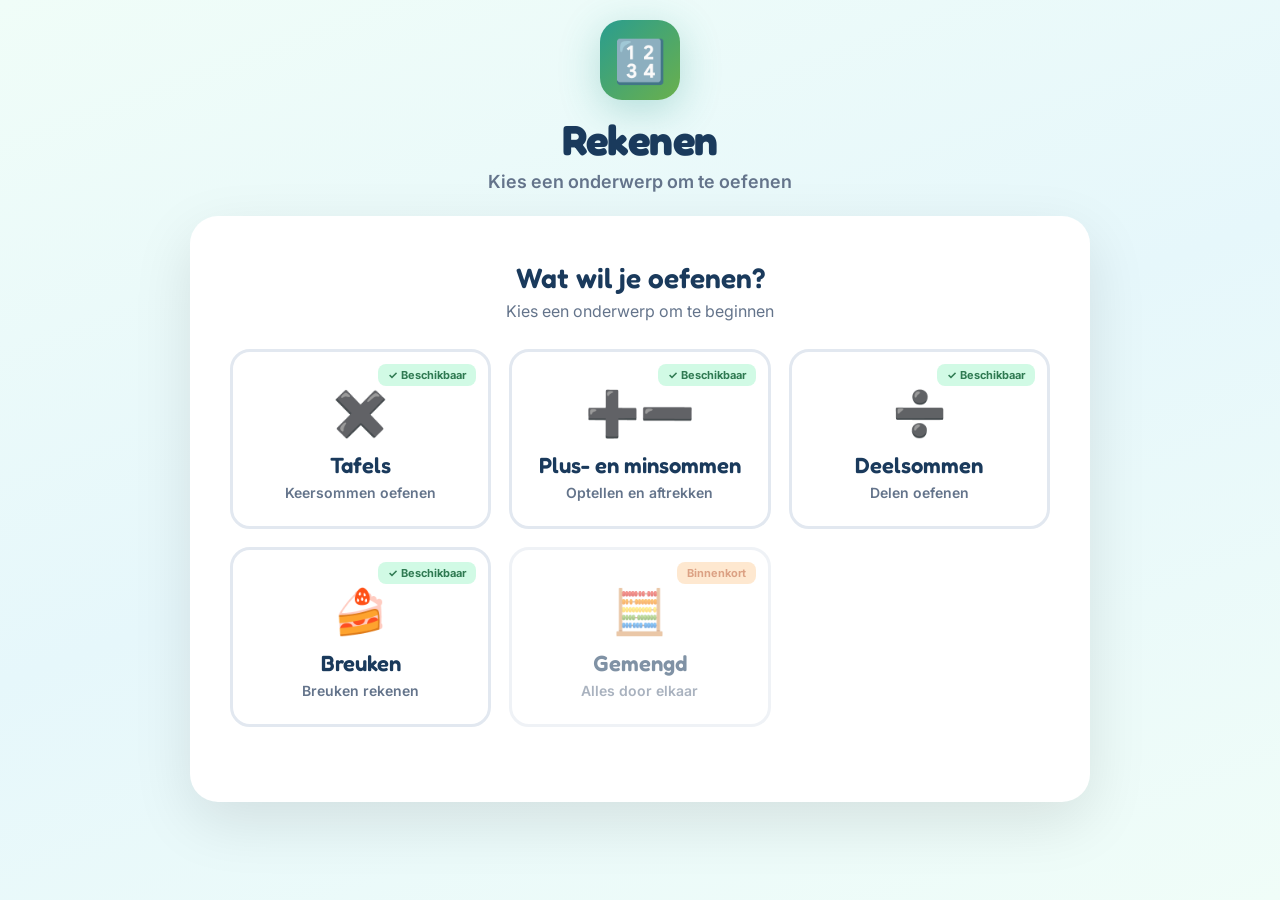
<file: index.html>
<!DOCTYPE html>
<html lang="nl">
<head>
    <meta charset="UTF-8">
    <meta name="viewport" content="width=device-width, initial-scale=1.0, maximum-scale=1.0, user-scalable=no">
    <meta name="apple-mobile-web-app-capable" content="yes">
    <title>Rekenen — oefenen</title>

    <!-- Fonts: Fredoka (titels), Nunito (taal), Inter (rekenen) -->
    <link href="https://fonts.googleapis.com/css2?family=Fredoka:wght@400;500;600;700&family=Nunito:wght@400;600;700&family=Inter:wght@400;500;600;700;800&display=swap" rel="stylesheet">

    <link rel="icon" href="data:image/svg+xml,<svg xmlns='http://www.w3.org/2000/svg' viewBox='0 0 100 100'><rect width='100' height='100' rx='20' fill='%232a9d8f'/><text y='.9em' font-size='75' x='12'>🔢</text></svg>">

    <!-- Gedeelde Schoolvenster-stylesheet -->
    <link rel="stylesheet" href="assets/schoolvenster-frontend.css">

    <style>
        /*
         * Alleen wat de gedeelde stylesheet nog niet heeft:
         * de keuzekaart als link, en een groene "beschikbaar"-badge.
         */

        /* Kaart is hier een <a>, dus link-opmaak weghalen en ruimte
           maken voor de badge rechtsboven. */
        .sv-keuze-card {
            position: relative;
            display: block;
            text-decoration: none;
            padding-top: 34px;
        }

        /* Groene tegenhanger van .sv-badge (die is oranje, voor "Binnenkort") */
        .sv-badge-beschikbaar {
            position: absolute;
            top: 12px;
            right: 12px;
            background: #d1fae5;
            color: #2f7a52;
            padding: 4px 10px;
            border-radius: var(--sv-radius-sm);
            font-size: 11px;
            font-weight: 700;
        }
    </style>
</head>

<body class="sv-rekenen">
<div class="sv-container">

    <div class="sv-header">
        <div class="sv-app-icon">🔢</div>
        <h1 class="sv-header-titel">Rekenen</h1>
        <p class="sv-header-sub">Kies een onderwerp om te oefenen</p>
    </div>

    <div class="sv-card">
        <div class="sv-card-titel">Wat wil je oefenen?</div>
        <div class="sv-card-sub">Kies een onderwerp om te beginnen</div>

        <div class="sv-keuze-grid">

            <a href="tafels.html" class="sv-keuze-card">
                <span class="sv-badge-beschikbaar">✓ Beschikbaar</span>
                <span class="sv-keuze-icon">✖️</span>
                <div class="sv-keuze-titel">Tafels</div>
                <div class="sv-keuze-beschrijving">Keersommen oefenen</div>
            </a>

            <a href="plusmin.html" class="sv-keuze-card">
                <span class="sv-badge-beschikbaar">✓ Beschikbaar</span>
                <span class="sv-keuze-icon">➕➖</span>
                <div class="sv-keuze-titel">Plus- en minsommen</div>
                <div class="sv-keuze-beschrijving">Optellen en aftrekken</div>
            </a>

            <a href="deelsommen.html" class="sv-keuze-card">
                <span class="sv-badge-beschikbaar">✓ Beschikbaar</span>
                <span class="sv-keuze-icon">➗</span>
                <div class="sv-keuze-titel">Deelsommen</div>
                <div class="sv-keuze-beschrijving">Delen oefenen</div>
            </a>

            <a href="breuken.html" class="sv-keuze-card">
                <span class="sv-badge-beschikbaar">✓ Beschikbaar</span>
                <span class="sv-keuze-icon">🍰</span>
                <div class="sv-keuze-titel">Breuken</div>
                <div class="sv-keuze-beschrijving">Breuken rekenen</div>
            </a>

            <div class="sv-keuze-card disabled">
                <span class="sv-badge">Binnenkort</span>
                <span class="sv-keuze-icon">🧮</span>
                <div class="sv-keuze-titel">Gemengd</div>
                <div class="sv-keuze-beschrijving">Alles door elkaar</div>
            </div>

        </div>
    </div>

</div>
</body>
</html>
</file>
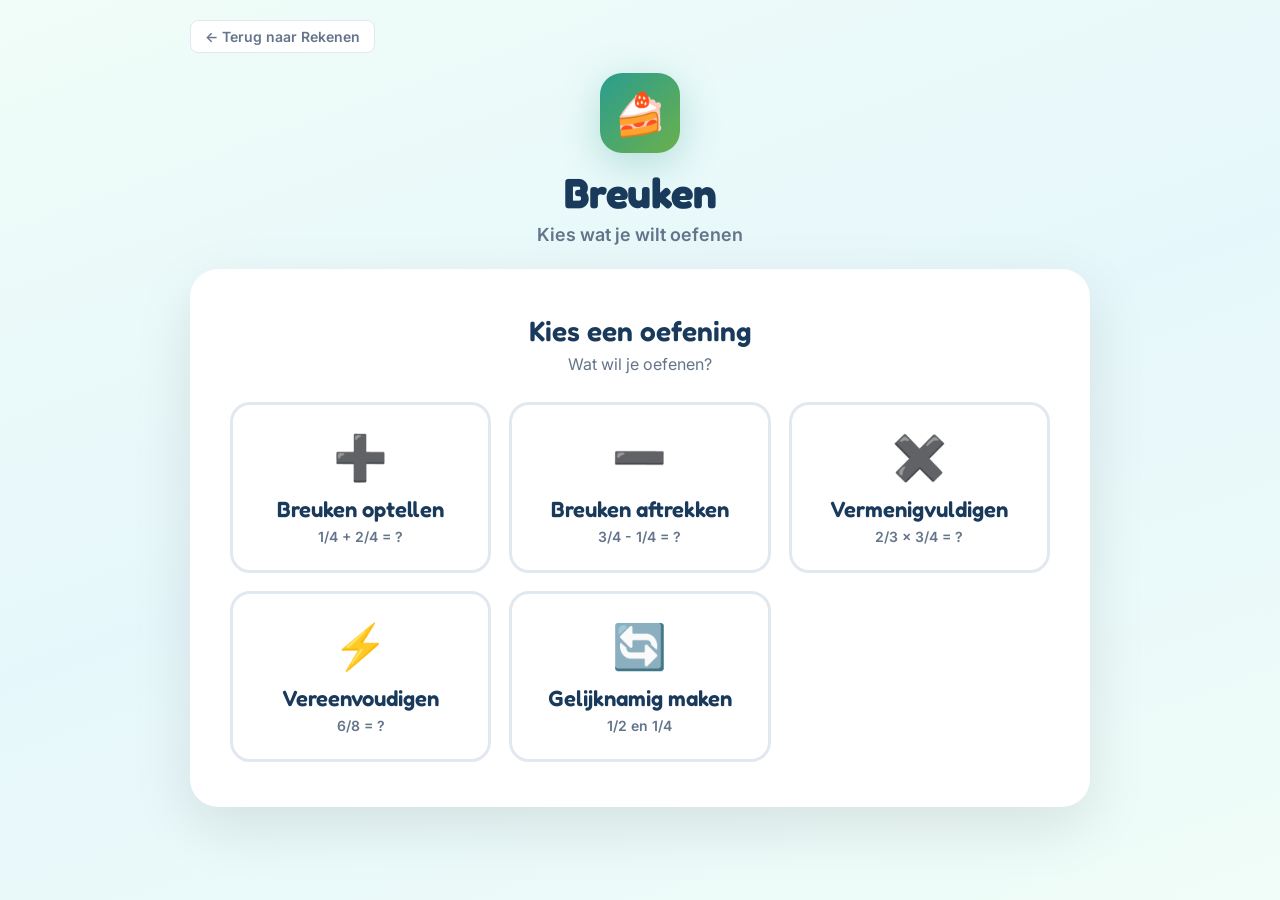
<file: breuken.html>
<!DOCTYPE html>
<html lang="nl">
<head>
    <meta charset="UTF-8">
    <meta name="viewport" content="width=device-width, initial-scale=1.0, maximum-scale=1.0, user-scalable=no">
    <meta name="apple-mobile-web-app-capable" content="yes">
    <title>Breuken — oefenen</title>

    <!-- Fonts: Fredoka (titels), Nunito (taal), Inter (rekenen) -->
    <link href="https://fonts.googleapis.com/css2?family=Fredoka:wght@400;500;600;700&family=Nunito:wght@400;600;700&family=Inter:wght@400;500;600;700;800&display=swap" rel="stylesheet">

    <link rel="icon" href="data:image/svg+xml,<svg xmlns='http://www.w3.org/2000/svg' viewBox='0 0 100 100'><rect width='100' height='100' rx='20' fill='%232a9d8f'/><text y='.9em' font-size='75' x='12'>🍰</text></svg>">

    <!-- Gedeelde Schoolvenster-stylesheet -->
    <link rel="stylesheet" href="assets/schoolvenster-frontend.css">

    <style>
        /* ── Breuken: alleen op deze pagina ───────────────── */
        .breuk-container {
            display: flex; justify-content: center; align-items: center;
            gap: 30px; margin: 40px 0; flex-wrap: wrap;
        }
        .breuk-row {
            display: flex; align-items: center; gap: 30px;
            justify-content: center; flex-wrap: wrap;
        }
        .breuk { display: flex; flex-direction: column; align-items: center; gap: 8px; }
        .breuk-deel {
            width: 120px; height: 80px; display: flex;
            align-items: center; justify-content: center;
        }
        .breuk-getal {
            background: white; border: 3px solid var(--sv-border);
            border-radius: 12px; font-family: 'Fredoka', sans-serif;
            font-size: 48px; font-weight: 800; color: var(--sv-text-dark);
            width: 100%; height: 100%; display: flex;
            align-items: center; justify-content: center;
        }
        .breuk-input {
            background: white; border: 3px solid var(--sv-teal);
            border-radius: 12px; font-family: 'Fredoka', sans-serif;
            font-size: 48px; font-weight: 800; color: var(--sv-text-dark);
            width: 100%; height: 100%; text-align: center;
            -webkit-appearance: none; -moz-appearance: textfield;
            box-shadow: 0 0 0 4px rgba(42, 157, 143, 0.15);
        }
        .breuk-input::-webkit-inner-spin-button,
        .breuk-input::-webkit-outer-spin-button { -webkit-appearance: none; margin: 0; }
        .breuk-input:focus { outline: none; border-color: var(--sv-teal-dark); }
        .breuk-streep { width: 120px; height: 4px; background: var(--sv-text-dark); border-radius: 2px; }
        .operator {
            font-family: 'Fredoka', sans-serif; font-size: 48px;
            font-weight: 700; color: var(--sv-teal); margin: 0 10px;
        }
        .equals {
            font-family: 'Fredoka', sans-serif; font-size: 48px;
            font-weight: 700; color: var(--sv-text-light); margin: 0 10px;
        }

        @media (max-width: 768px) {
            .breuk-container, .breuk-row { gap: 16px; }
            .breuk-deel { width: 84px; height: 60px; }
            .breuk-getal, .breuk-input { font-size: 34px; }
            .breuk-streep { width: 84px; height: 3px; }
            .operator, .equals { font-size: 34px; margin: 0 4px; }
        }
    </style>
</head>
<body class="sv-rekenen">
    <div class="container">

        <!-- TYPE SELECTIE -->
        <div id="type-selectie-scherm">
            <div style="display:flex; gap:16px; margin-bottom:0; flex-wrap:wrap;">
                <a href="index.html" class="back-link">← Terug naar Rekenen</a>
            </div>

            <div class="header">
                <div class="app-icon">🍰</div>
                <h1>Breuken</h1>
                <p class="subtitle">Kies wat je wilt oefenen</p>
            </div>

            <div class="card">
                <h2>Kies een oefening</h2>
                <p class="hint">Wat wil je oefenen?</p>

                <div class="type-grid">
                    <div class="type-card" onclick="gaaNaarInstellingen('optellen')">
                        <span class="icon">➕</span>
                        <div class="title">Breuken optellen</div>
                        <div class="beschrijving">1/4 + 2/4 = ?</div>
                    </div>

                    <div class="type-card" onclick="gaaNaarInstellingen('aftrekken')">
                        <span class="icon">➖</span>
                        <div class="title">Breuken aftrekken</div>
                        <div class="beschrijving">3/4 - 1/4 = ?</div>
                    </div>

                    <div class="type-card" onclick="gaaNaarInstellingen('vermenigvuldigen')">
                        <span class="icon">✖️</span>
                        <div class="title">Vermenigvuldigen</div>
                        <div class="beschrijving">2/3 × 3/4 = ?</div>
                    </div>

                    <div class="type-card" onclick="gaaNaarInstellingen('vereenvoudigen')">
                        <span class="icon">⚡</span>
                        <div class="title">Vereenvoudigen</div>
                        <div class="beschrijving">6/8 = ?</div>
                    </div>

                    <div class="type-card" onclick="gaaNaarInstellingen('gelijknamig')">
                        <span class="icon">🔄</span>
                        <div class="title">Gelijknamig maken</div>
                        <div class="beschrijving">1/2 en 1/4</div>
                    </div>
                </div>
            </div>
        </div>

        <!-- INSTELLINGEN -->
        <div id="instellingen-scherm" class="hidden">
            <div class="header">
                <div class="app-icon">⚙️</div>
                <h1 id="instellingen-titel">Breuken</h1>
                <p class="subtitle">Kies je instellingen</p>
            </div>

            <div class="card">
                <h2>Instellingen</h2>
                <p class="hint">Stel je oefening in</p>

                <div class="settings">
                    <div class="setting-row">
                        <label><span>⚙️</span><span>Moeilijkheid</span></label>
                        <select id="moeilijkheid-select">
                            <option value="5">Makkelijk (tot 5)</option>
                            <option value="10" selected>Normaal (tot 10)</option>
                            <option value="20">Moeilijk (tot 20)</option>
                        </select>
                    </div>

                    <div class="setting-row">
                        <label><span>⏱️</span><span>Tijdslimiet</span></label>
                        <select id="tijd-select">
                            <option value="0">Geen limiet</option>
                            <option value="300">5 minuten</option>
                            <option value="600">10 minuten</option>
                            <option value="900">15 minuten</option>
                            <option value="1200">20 minuten</option>
                        </select>
                    </div>

                    <div class="setting-row">
                        <label><span>⦿</span><span>Minimum aantal sommen</span></label>
                        <select id="minimum-select">
                            <option value="0">Geen minimum</option>
                            <option value="30">30 sommen</option>
                            <option value="50">50 sommen</option>
                            <option value="100">100 sommen</option>
                        </select>
                    </div>
                </div>

                <button class="btn-primary" onclick="startOefenen()">▶ Start Oefenen!</button>
                <button class="btn-secondary" onclick="toonTypeSelectie()" style="margin-top: 15px;">← Terug</button>
            </div>
        </div>

        <!-- OEFEN SCHERM -->
        <div id="oefen-scherm" class="hidden">
            <input type="text" id="dummy-input" style="position: absolute; left: -9999px; width: 1px; height: 1px;" tabindex="-1">

            <div style="text-align: center; margin-top: 20px;">
                <div id="voortgang-indicator" class="voortgang-indicator" style="display: none;"></div>
            </div>

            <div id="breuk-display" class="breuk-container"></div>

            <button class="stop-btn" onclick="stopOefenen()">⏹ Stoppen</button>
            <div class="feedback" id="feedback"></div>
        </div>

        <!-- RESULTATEN -->
        <div id="resultaten-scherm" class="hidden">
            <div class="header">
                <div class="app-icon">🏆</div>
                <h1>Gefeliciteerd!</h1>
                <p class="subtitle">Bekijk je resultaten</p>
            </div>

            <div class="card">
                <h2 id="resultaat-titel">🏆 Resultaten</h2>

                <div class="score-grid">
                    <div class="score-item">
                        <div class="score-getal" style="color: #38a169;" id="sessie-goed">0</div>
                        <div class="score-label">Goed</div>
                    </div>
                    <div class="score-item">
                        <div class="score-getal" style="color: #e53e3e;" id="sessie-fout">0</div>
                        <div class="score-label">Fout</div>
                    </div>
                    <div class="score-item">
                        <div class="score-getal" style="color: #4299e1;" id="sessie-score">0%</div>
                        <div class="score-label">Score</div>
                    </div>
                </div>

                <button class="btn-primary" onclick="opnieuw()">↻ Opnieuw</button>
            </div>
        </div>

    </div>

    <script>
        // GELUIDJES
        const audioContext = new (window.AudioContext || window.webkitAudioContext)();
        
        function playGoedGeluid() {
            const oscillator = audioContext.createOscillator();
            const gainNode = audioContext.createGain();
            oscillator.connect(gainNode);
            gainNode.connect(audioContext.destination);
            oscillator.frequency.value = 800;
            gainNode.gain.setValueAtTime(0.3, audioContext.currentTime);
            gainNode.gain.exponentialRampToValueAtTime(0.01, audioContext.currentTime + 0.15);
            oscillator.start(audioContext.currentTime);
            oscillator.stop(audioContext.currentTime + 0.15);
        }
        
        function playFoutGeluid() {
            const oscillator = audioContext.createOscillator();
            const gainNode = audioContext.createGain();
            oscillator.connect(gainNode);
            gainNode.connect(audioContext.destination);
            oscillator.frequency.value = 200;
            gainNode.gain.setValueAtTime(0.3, audioContext.currentTime);
            gainNode.gain.exponentialRampToValueAtTime(0.01, audioContext.currentTime + 0.2);
            oscillator.start(audioContext.currentTime);
            oscillator.stop(audioContext.currentTime + 0.2);
        }

        // State
        let huidigType = '';
        let tijdLimiet = 0;
        let minimumSommen = 0;
        let startTijd = null;
        let maxNoemer = 10;
        
        let huidigeSom = null;
        let moeilijkeSommen = {};
        let sommenSindsMoeilijk = 0;
        
        let stats = {
            huidigGoed: 0,
            huidigFout: 0,
            sommenTeller: 0
        };

        // Math helpers
        function ggd(a, b) { return b === 0 ? a : ggd(b, a % b); }
        function kgv(a, b) { return (a * b) / ggd(a, b); }

        function genereerBreuk() {
            const noemer = Math.floor(Math.random() * (maxNoemer - 1)) + 2;
            const teller = Math.floor(Math.random() * (noemer - 1)) + 1;
            return {teller, noemer};
        }

        function vereenvoudigBreuk(teller, noemer) {
            const d = ggd(teller, noemer);
            return {teller: teller / d, noemer: noemer / d};
        }

        // Navigatie
        function toonTypeSelectie() {
            document.getElementById('type-selectie-scherm').classList.remove('hidden');
            document.getElementById('instellingen-scherm').classList.add('hidden');
            document.getElementById('oefen-scherm').classList.add('hidden');
            document.getElementById('resultaten-scherm').classList.add('hidden');
        }

        function gaaNaarInstellingen(type) {
            huidigType = type;
            document.getElementById('type-selectie-scherm').classList.add('hidden');
            document.getElementById('instellingen-scherm').classList.remove('hidden');
            
            const titels = {
                'optellen': '➕ Breuken optellen',
                'aftrekken': '➖ Breuken aftrekken',
                'vermenigvuldigen': '✖️ Breuken vermenigvuldigen',
                'vereenvoudigen': '⚡ Breuken vereenvoudigen',
                'gelijknamig': '🔄 Gelijknamig maken'
            };
            document.getElementById('instellingen-titel').textContent = titels[type] || 'Breuken';
        }

        function startOefenen() {
            stats.huidigGoed = 0;
            stats.huidigFout = 0;
            stats.sommenTeller = 0;
            moeilijkeSommen = {};
            sommenSindsMoeilijk = 0;

            maxNoemer = parseInt(document.getElementById('moeilijkheid-select').value);
            tijdLimiet = parseInt(document.getElementById('tijd-select').value);
            minimumSommen = parseInt(document.getElementById('minimum-select').value);
            startTijd = tijdLimiet > 0 ? Date.now() : null;

            document.getElementById('instellingen-scherm').classList.add('hidden');
            document.getElementById('oefen-scherm').classList.remove('hidden');
            
            volgendeSom();
            
            if (window.timerInterval) clearInterval(window.timerInterval);
            if (tijdLimiet > 0) {
                window.timerInterval = setInterval(updateVoortgang, 1000);
            }
        }

        function volgendeSom() {
            if (checkStopVoorwaarde()) { toonResultaten(); return; }

            const moeilijkeKeys = Object.keys(moeilijkeSommen);
            if (moeilijkeKeys.length > 0 && sommenSindsMoeilijk >= (Math.floor(Math.random() * 3) + 3)) {
                const somString = moeilijkeKeys[Math.floor(Math.random() * moeilijkeKeys.length)];
                const [teller, noemer] = somString.split('/').map(Number);
                regenereerMoeilijkeSom(teller, noemer);
                sommenSindsMoeilijk = 0;
            } else {
                genereerSom();
            }
            
            updateVoortgang();
            const feedback = document.getElementById('feedback');
            feedback.className = 'feedback';
            feedback.innerHTML = '';
        }

        function regenereerMoeilijkeSom(teller, noemer) { genereerSom(); }

        function genereerSom() {
            const display = document.getElementById('breuk-display');
            
            if (huidigType === 'optellen' || huidigType === 'aftrekken') {
                const noemer = Math.floor(Math.random() * (maxNoemer - 1)) + 2;
                const teller1 = Math.floor(Math.random() * (noemer - 1)) + 1;
                let teller2;
                
                if (huidigType === 'optellen') {
                    teller2 = Math.floor(Math.random() * (noemer - teller1)) + 1;
                } else {
                    teller2 = Math.floor(Math.random() * teller1) + 1;
                }
                
                const operator = huidigType === 'optellen' ? '+' : '-';
                const resultTeller = huidigType === 'optellen' ? teller1 + teller2 : teller1 - teller2;
                
                huidigeSom = {
                    type: huidigType,
                    breuk1: {teller: teller1, noemer},
                    breuk2: {teller: teller2, noemer},
                    antwoord: {teller: resultTeller, noemer}
                };
                
                display.innerHTML = `
                    <div class="breuk">
                        <div class="breuk-deel"><div class="breuk-getal">${teller1}</div></div>
                        <div class="breuk-streep"></div>
                        <div class="breuk-deel"><div class="breuk-getal">${noemer}</div></div>
                    </div>
                    <div class="operator">${operator}</div>
                    <div class="breuk">
                        <div class="breuk-deel"><div class="breuk-getal">${teller2}</div></div>
                        <div class="breuk-streep"></div>
                        <div class="breuk-deel"><div class="breuk-getal">${noemer}</div></div>
                    </div>
                    <div class="equals">=</div>
                    <div class="breuk">
                        <div class="breuk-deel"><input type="tel" id="antwoord-teller" class="breuk-input" pattern="[0-9]*" autocomplete="off"></div>
                        <div class="breuk-streep"></div>
                        <div class="breuk-deel"><input type="tel" id="antwoord-noemer" class="breuk-input" pattern="[0-9]*" autocomplete="off"></div>
                    </div>
                    <button class="submit-btn" onclick="controleerAntwoord()">➤</button>
                `;
                
            } else if (huidigType === 'vermenigvuldigen') {
                const breuk1 = genereerBreuk();
                const breuk2 = genereerBreuk();
                const resultTeller = breuk1.teller * breuk2.teller;
                const resultNoemer = breuk1.noemer * breuk2.noemer;
                
                huidigeSom = {
                    type: 'vermenigvuldigen',
                    breuk1, breuk2,
                    antwoord: {teller: resultTeller, noemer: resultNoemer}
                };
                
                display.innerHTML = `
                    <div class="breuk">
                        <div class="breuk-deel"><div class="breuk-getal">${breuk1.teller}</div></div>
                        <div class="breuk-streep"></div>
                        <div class="breuk-deel"><div class="breuk-getal">${breuk1.noemer}</div></div>
                    </div>
                    <div class="operator">×</div>
                    <div class="breuk">
                        <div class="breuk-deel"><div class="breuk-getal">${breuk2.teller}</div></div>
                        <div class="breuk-streep"></div>
                        <div class="breuk-deel"><div class="breuk-getal">${breuk2.noemer}</div></div>
                    </div>
                    <div class="equals">=</div>
                    <div class="breuk">
                        <div class="breuk-deel"><input type="tel" id="antwoord-teller" class="breuk-input" pattern="[0-9]*" autocomplete="off"></div>
                        <div class="breuk-streep"></div>
                        <div class="breuk-deel"><input type="tel" id="antwoord-noemer" class="breuk-input" pattern="[0-9]*" autocomplete="off"></div>
                    </div>
                    <button class="submit-btn" onclick="controleerAntwoord()">➤</button>
                `;
                
            } else if (huidigType === 'vereenvoudigen') {
                const vereenvoudigd = genereerBreuk();
                const factor = Math.floor(Math.random() * 4) + 2;
                const teller = vereenvoudigd.teller * factor;
                const noemer = vereenvoudigd.noemer * factor;
                
                huidigeSom = {
                    type: 'vereenvoudigen',
                    breuk: {teller, noemer},
                    antwoord: vereenvoudigd
                };
                
                display.innerHTML = `
                    <div class="breuk">
                        <div class="breuk-deel"><div class="breuk-getal">${teller}</div></div>
                        <div class="breuk-streep"></div>
                        <div class="breuk-deel"><div class="breuk-getal">${noemer}</div></div>
                    </div>
                    <div class="equals">=</div>
                    <div class="breuk">
                        <div class="breuk-deel"><input type="tel" id="antwoord-teller" class="breuk-input" pattern="[0-9]*" autocomplete="off"></div>
                        <div class="breuk-streep"></div>
                        <div class="breuk-deel"><input type="tel" id="antwoord-noemer" class="breuk-input" pattern="[0-9]*" autocomplete="off"></div>
                    </div>
                    <button class="submit-btn" onclick="controleerAntwoord()">➤</button>
                `;
                
            } else if (huidigType === 'gelijknamig') {
                const maxGelijknamig = Math.min(maxNoemer, 10);
                const genereerKleineBreuk = () => {
                    const noemer = Math.floor(Math.random() * (maxGelijknamig - 1)) + 2;
                    const teller = Math.floor(Math.random() * (noemer - 1)) + 1;
                    return {teller, noemer};
                };
                
                const breuk1 = genereerKleineBreuk();
                let breuk2 = genereerKleineBreuk();
                while (breuk2.noemer === breuk1.noemer) { breuk2 = genereerKleineBreuk(); }
                
                const gemeenschappelijkeNoemer = kgv(breuk1.noemer, breuk2.noemer);
                const nieuweT1 = breuk1.teller * (gemeenschappelijkeNoemer / breuk1.noemer);
                const nieuweT2 = breuk2.teller * (gemeenschappelijkeNoemer / breuk2.noemer);
                
                huidigeSom = {
                    type: 'gelijknamig',
                    breuk1, breuk2,
                    antwoord1: {teller: nieuweT1, noemer: gemeenschappelijkeNoemer},
                    antwoord2: {teller: nieuweT2, noemer: gemeenschappelijkeNoemer}
                };
                
                display.innerHTML = `
                    <div class="breuk">
                        <div class="breuk-deel"><div class="breuk-getal">${breuk1.teller}</div></div>
                        <div class="breuk-streep"></div>
                        <div class="breuk-deel"><div class="breuk-getal">${breuk1.noemer}</div></div>
                    </div>
                    <div style="font-size: 24px; color: #4a5568; margin: 0 15px; font-family: 'Fredoka', sans-serif;">en</div>
                    <div class="breuk">
                        <div class="breuk-deel"><div class="breuk-getal">${breuk2.teller}</div></div>
                        <div class="breuk-streep"></div>
                        <div class="breuk-deel"><div class="breuk-getal">${breuk2.noemer}</div></div>
                    </div>
                    <div class="equals">=</div>
                    <div class="breuk">
                        <div class="breuk-deel"><input type="tel" id="antwoord-t1" class="breuk-input" pattern="[0-9]*" autocomplete="off"></div>
                        <div class="breuk-streep"></div>
                        <div class="breuk-deel"><input type="tel" id="antwoord-n1" class="breuk-input" pattern="[0-9]*" autocomplete="off"></div>
                    </div>
                    <div style="font-size: 24px; color: #4a5568; margin: 0 15px; font-family: 'Fredoka', sans-serif;">en</div>
                    <div class="breuk">
                        <div class="breuk-deel"><input type="tel" id="antwoord-t2" class="breuk-input" pattern="[0-9]*" autocomplete="off"></div>
                        <div class="breuk-streep"></div>
                        <div class="breuk-deel"><input type="tel" id="antwoord-n2" class="breuk-input" pattern="[0-9]*" autocomplete="off"></div>
                    </div>
                    <button class="submit-btn" onclick="controleerAntwoord()">➤</button>
                `;
            }
            
            // Focus eerste input
            setTimeout(() => {
                let firstInput;
                if (huidigType === 'gelijknamig') {
                    firstInput = document.getElementById('antwoord-t1');
                    if (firstInput) {
                        firstInput.focus();
                        firstInput.click();
                        document.getElementById('antwoord-t1').addEventListener('keypress', handleEnter);
                        document.getElementById('antwoord-n1').addEventListener('keypress', handleEnter);
                        document.getElementById('antwoord-t2').addEventListener('keypress', handleEnter);
                        document.getElementById('antwoord-n2').addEventListener('keypress', handleEnter);
                    }
                } else {
                    firstInput = document.getElementById('antwoord-teller');
                    if (firstInput) {
                        firstInput.focus();
                        firstInput.click();
                        document.getElementById('antwoord-teller').addEventListener('keypress', handleEnter);
                        document.getElementById('antwoord-noemer').addEventListener('keypress', handleEnter);
                    }
                }
            }, 100);
            
            setTimeout(() => {
                const input = document.getElementById('antwoord-teller') || document.getElementById('antwoord-t1');
                if (input) { input.focus(); input.click(); }
            }, 200);
        }

        function handleEnter(e) {
            if (e.key === 'Enter') { e.preventDefault(); controleerAntwoord(); }
        }

        function controleerAntwoord() {
            if (huidigType === 'gelijknamig') {
                const t1Input = document.getElementById('antwoord-t1');
                const n1Input = document.getElementById('antwoord-n1');
                const t2Input = document.getElementById('antwoord-t2');
                const n2Input = document.getElementById('antwoord-n2');
                
                if (!t1Input || !n1Input || !t2Input || !n2Input) return;
                
                const t1 = parseInt(t1Input.value);
                const n1 = parseInt(n1Input.value);
                const t2 = parseInt(t2Input.value);
                const n2 = parseInt(n2Input.value);
                
                if (isNaN(t1) || isNaN(n1) || isNaN(t2) || isNaN(n2) || 
                    t1Input.value === '' || n1Input.value === '' || t2Input.value === '' || n2Input.value === '') {
                    t1Input.focus();
                    return;
                }
                
                stats.sommenTeller++;
                
                const feedback = document.getElementById('feedback');
                let feedbackDuur = 800;
                
                const antwoord1Vereenv = vereenvoudigBreuk(t1, n1);
                const correct1Vereenv = vereenvoudigBreuk(huidigeSom.antwoord1.teller, huidigeSom.antwoord1.noemer);
                const antwoord2Vereenv = vereenvoudigBreuk(t2, n2);
                const correct2Vereenv = vereenvoudigBreuk(huidigeSom.antwoord2.teller, huidigeSom.antwoord2.noemer);
                
                const goed1 = (antwoord1Vereenv.teller === correct1Vereenv.teller && antwoord1Vereenv.noemer === correct1Vereenv.noemer);
                const goed2 = (antwoord2Vereenv.teller === correct2Vereenv.teller && antwoord2Vereenv.noemer === correct2Vereenv.noemer);
                const zelfdeNoemer = (n1 === n2);
                
                if (goed1 && goed2 && zelfdeNoemer) {
                    stats.huidigGoed++;
                    playGoedGeluid();
                    feedback.innerHTML = `<div class="icon-circle">✓</div><div class="title">Goed zo! 🎉</div>`;
                    feedback.className = 'feedback goed-feedback show';
                    feedbackDuur = 800;
                    sommenSindsMoeilijk++;
                } else {
                    stats.huidigFout++;
                    playFoutGeluid();
                    feedback.innerHTML = `<div class="icon-circle">✗</div><div class="title">Helaas!</div><div class="sub">${huidigeSom.antwoord1.teller}/${huidigeSom.antwoord1.noemer} en ${huidigeSom.antwoord2.teller}/${huidigeSom.antwoord2.noemer}</div>`;
                    feedback.className = 'feedback fout-feedback show';
                    feedbackDuur = 1500;
                    sommenSindsMoeilijk = 0;
                }
                
                setTimeout(() => {
                    feedback.className = 'feedback';
                    feedback.innerHTML = '';
                    volgendeSom();
                }, feedbackDuur);
                return;
            }
            
            // Normale breuken (2 inputs)
            const tellerInput = document.getElementById('antwoord-teller');
            const noemerInput = document.getElementById('antwoord-noemer');
            
            if (!tellerInput || !noemerInput) return;
            
            const antwoordTeller = parseInt(tellerInput.value);
            const antwoordNoemer = parseInt(noemerInput.value);

            if (isNaN(antwoordTeller) || isNaN(antwoordNoemer) || tellerInput.value === '' || noemerInput.value === '') {
                tellerInput.focus();
                return;
            }

            stats.sommenTeller++;

            const feedback = document.getElementById('feedback');
            let feedbackDuur = 800;
            
            const correctTeller = huidigeSom.antwoord.teller;
            const correctNoemer = huidigeSom.antwoord.noemer;
            
            const vereenvoudigdAntwoord = vereenvoudigBreuk(antwoordTeller, antwoordNoemer);
            const vereenvoudigdCorrect = vereenvoudigBreuk(correctTeller, correctNoemer);
            
            const isGoed = (vereenvoudigdAntwoord.teller === vereenvoudigdCorrect.teller && 
                           vereenvoudigdAntwoord.noemer === vereenvoudigdCorrect.noemer);
            
            const somString = `${correctTeller}/${correctNoemer}`;
            
            if (isGoed) {
                stats.huidigGoed++;
                playGoedGeluid();
                feedback.innerHTML = `<div class="icon-circle">✓</div><div class="title">Goed zo! 🎉</div>`;
                feedback.className = 'feedback goed-feedback show';
                feedbackDuur = 800;
                if (moeilijkeSommen[somString]) {
                    moeilijkeSommen[somString]--;
                    if (moeilijkeSommen[somString] <= 0) delete moeilijkeSommen[somString];
                }
                sommenSindsMoeilijk++;
            } else {
                stats.huidigFout++;
                playFoutGeluid();
                feedback.innerHTML = `<div class="icon-circle">✗</div><div class="title">Helaas!</div><div class="sub">Antwoord: ${correctTeller}/${correctNoemer}</div>`;
                feedback.className = 'feedback fout-feedback show';
                feedbackDuur = 1500;
                if (!moeilijkeSommen[somString]) moeilijkeSommen[somString] = 0;
                moeilijkeSommen[somString] += 3;
                sommenSindsMoeilijk = 0;
            }

            setTimeout(() => {
                feedback.className = 'feedback';
                feedback.innerHTML = '';
                volgendeSom();
            }, feedbackDuur);
        }

        function updateVoortgang() {
            const indicator = document.getElementById('voortgang-indicator');
            let text = '';
            if (minimumSommen > 0) text = `${stats.sommenTeller} / ${minimumSommen} sommen`;
            if (tijdLimiet > 0 && startTijd) {
                const verstreken = Math.floor((Date.now() - startTijd) / 1000);
                const resterend = Math.max(0, tijdLimiet - verstreken);
                const minuten = Math.floor(resterend / 60);
                const seconden = resterend % 60;
                const tijdText = `${minuten}:${seconden.toString().padStart(2, '0')}`;
                text = text ? `${text} • ${tijdText}` : `Tijd: ${tijdText}`;
            }
            if (text) { indicator.textContent = text; indicator.style.display = 'inline-block'; }
            else { indicator.style.display = 'none'; }
        }

        function checkStopVoorwaarde() {
            let tijdBereikt = false;
            let minimumBereikt = false;
            if (tijdLimiet > 0 && startTijd) tijdBereikt = (Date.now() - startTijd) / 1000 >= tijdLimiet;
            if (minimumSommen > 0) minimumBereikt = stats.sommenTeller >= minimumSommen;
            if (tijdLimiet > 0 && minimumSommen > 0) return tijdBereikt || minimumBereikt;
            if (tijdLimiet > 0) return tijdBereikt;
            if (minimumSommen > 0) return minimumBereikt;
            return false;
        }

        function stopOefenen() {
            if (confirm('Weet je zeker dat je wilt stoppen?')) toonResultaten();
        }

        function toonResultaten() {
            if (window.timerInterval) { clearInterval(window.timerInterval); window.timerInterval = null; }
            document.getElementById('oefen-scherm').classList.add('hidden');
            document.getElementById('resultaten-scherm').classList.remove('hidden');
            const totaal = stats.huidigGoed + stats.huidigFout;
            const perc = totaal > 0 ? Math.round((stats.huidigGoed / totaal) * 100) : 0;
            document.getElementById('sessie-goed').textContent = stats.huidigGoed;
            document.getElementById('sessie-fout').textContent = stats.huidigFout;
            document.getElementById('sessie-score').textContent = perc + '%';
        }

        function opnieuw() {
            document.getElementById('resultaten-scherm').classList.add('hidden');
            document.getElementById('type-selectie-scherm').classList.remove('hidden');
        }
    </script>
</body>
</html>
</file>
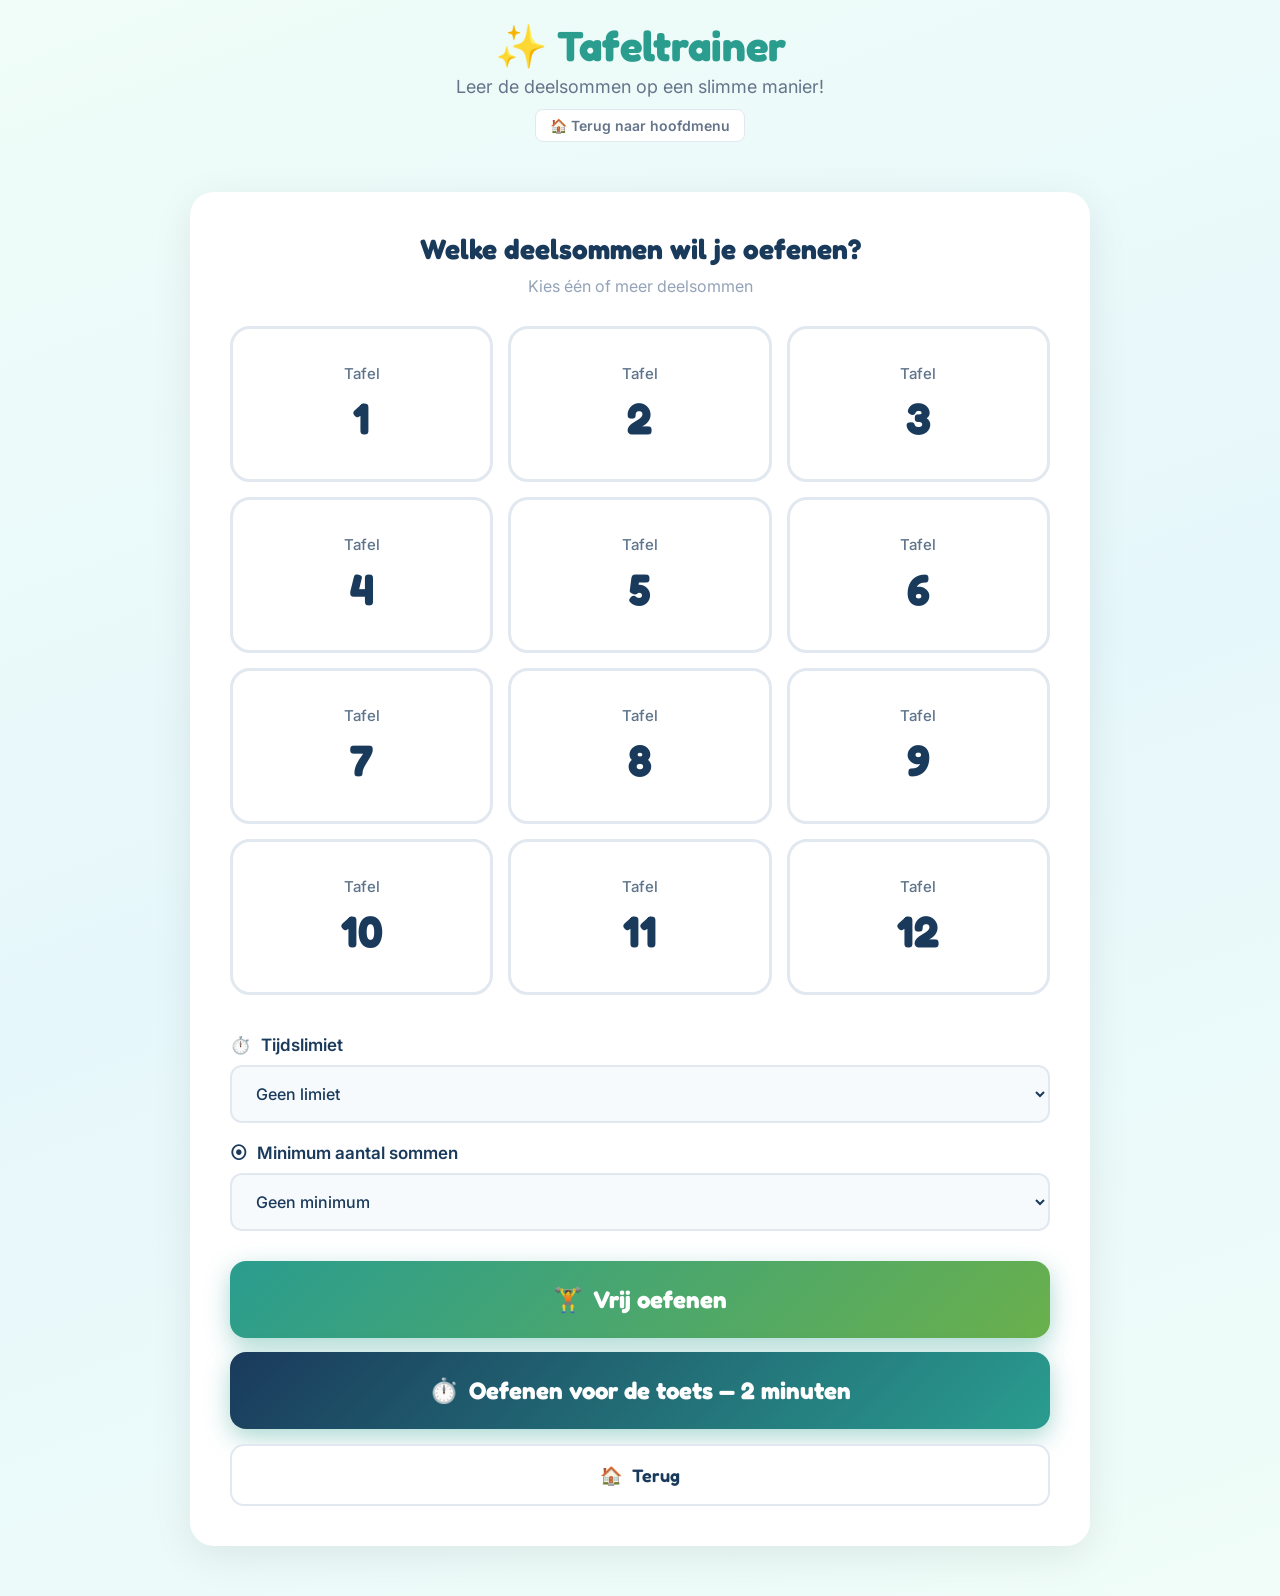
<file: deelsommen.html>
<!DOCTYPE html>
<html lang="nl">
<head>
    <meta charset="UTF-8">
    <meta name="viewport" content="width=device-width, initial-scale=1.0, maximum-scale=1.0, user-scalable=no, viewport-fit=cover">
    <meta name="mobile-web-app-capable" content="yes">
    <meta name="apple-mobile-web-app-capable" content="yes">
    <meta name="apple-mobile-web-app-status-bar-style" content="black-translucent">
    <title>Deelsommen — Schoolvenster</title>
    <link rel="icon" href="https://app.schoolvenster.nl/assets/logo.png">
    <link href="https://fonts.googleapis.com/css2?family=Fredoka:wght@400;500;600;700&family=Inter:wght@400;500;600;700;800&display=swap" rel="stylesheet">
    <style>
        /* ============================================================
           DEELSOMMEN — Schoolvenster
           Versie 2.0 | September 2026
           Oefenscherm volledig herzien: eigen cijfertoetsenbord,
           geen iPad-toetsenbord meer. Geoptimaliseerd voor iPad 7
           in liggende stand.
           LET OP: het adaptieve algoritme is ONGEWIJZIGD gebleven.
           ============================================================ */

        * { margin: 0; padding: 0; box-sizing: border-box; }

        body {
            font-family: 'Inter', -apple-system, sans-serif;
            background: linear-gradient(160deg, #f0fdf8 0%, #e6f7fb 50%, #f0fdf8 100%);
            min-height: 100vh;
            min-height: 100dvh;
            padding: 20px;
            color: #1a3a5c;
        }

        .container { max-width: 900px; margin: 0 auto; }

        /* ── HEADER ─────────────────────────────────────────────── */
        .header { text-align: center; margin-bottom: 30px; }
        .header h1 { font-family: 'Fredoka', sans-serif; font-size: 42px; color: #2a9d8f; margin-bottom: 5px; }
        .subtitle { font-size: 18px; color: #64748b; }

        /* ── HOOFDMENU ──────────────────────────────────────────── */
        .oefening-grid { display: grid; grid-template-columns: repeat(2, 1fr); gap: 20px; margin-bottom: 30px; }

        .oefening-card {
            background: white; border: 3px solid #e2e8f0; border-radius: 20px;
            padding: 40px 30px; text-align: center; cursor: pointer;
            transition: all 0.3s ease; position: relative;
        }
        .oefening-card:hover:not(.disabled) {
            border-color: #2a9d8f; transform: translateY(-4px);
            box-shadow: 0 12px 30px rgba(42, 157, 143, 0.3);
        }
        .oefening-card.disabled { opacity: 0.5; cursor: not-allowed; }
        .oefening-card .icon { font-size: 60px; margin-bottom: 15px; }
        .oefening-card .title { font-family: 'Fredoka', sans-serif; font-size: 28px; font-weight: 600; margin-bottom: 8px; }
        .oefening-card .beschrijving { font-size: 16px; opacity: 0.8; }
        .oefening-card.disabled .badge {
            position: absolute; top: 15px; right: 15px; background: #fed7aa; color: #c05621;
            padding: 6px 12px; border-radius: 8px; font-size: 12px; font-weight: 600;
        }

        /* ── KAARTEN ────────────────────────────────────────────── */
        .card {
            background: white; border-radius: 24px; padding: 40px;
            box-shadow: 0 10px 40px rgba(0, 0, 0, 0.08); margin-bottom: 30px;
        }
        .card h2 { font-family: 'Fredoka', sans-serif; font-size: 28px; color: #1a3a5c; margin-bottom: 10px; text-align: center; }
        .hint { text-align: center; color: #94a3b8; font-size: 16px; margin-bottom: 30px; }

        /* ── TAFELKEUZE ─────────────────────────────────────────── */
        .deeltafel-grid { display: grid; grid-template-columns: repeat(3, 1fr); gap: 15px; margin-bottom: 40px; }

        .deeltafel-btn {
            padding: 35px 20px; border: 3px solid #e2e8f0; background: white; color: #1a3a5c;
            border-radius: 20px; cursor: pointer; transition: all 0.3s ease; position: relative;
            display: flex; flex-direction: column; align-items: center; justify-content: center;
            min-height: 130px; font-family: 'Inter', sans-serif;
        }
        .deeltafel-btn:hover { transform: translateY(-2px); box-shadow: 0 4px 12px rgba(0, 0, 0, 0.1); }
        .deeltafel-btn.selected { background: linear-gradient(135deg, #2a9d8f, #6ab04c); border-color: #2a9d8f; color: white; }
        .deeltafel-btn.selected::after {
            content: '✓'; position: absolute; top: 12px; right: 15px;
            font-size: 22px; font-weight: 800; color: white;
        }
        .deeltafel-label { display: block; font-size: 15px; opacity: 0.7; margin-bottom: 8px; font-weight: 500; }
        .deeltafel-nummer { font-family: 'Fredoka', sans-serif; font-size: 44px; font-weight: 700; }

        /* ── INSTELLINGEN ───────────────────────────────────────── */
        .settings { margin: 30px 0; }
        .setting-row { margin-bottom: 20px; }
        .setting-row label {
            display: flex; align-items: center; gap: 10px; font-size: 17px;
            font-weight: 600; color: #1a3a5c; margin-bottom: 10px;
        }
        .setting-row select {
            width: 100%; padding: 16px 20px; font-size: 16px; border: 2px solid #e2e8f0;
            border-radius: 12px; background: #f7fafc; color: #1a3a5c; cursor: pointer;
            font-weight: 500; font-family: 'Inter', sans-serif;
        }

        /* ── KNOPPEN ────────────────────────────────────────────── */
        .btn-primary {
            width: 100%; padding: 24px; font-size: 24px; font-weight: 700;
            font-family: 'Fredoka', sans-serif;
            background: linear-gradient(135deg, #2a9d8f, #6ab04c); color: white; border: none;
            border-radius: 16px; cursor: pointer; box-shadow: 0 8px 24px rgba(42, 157, 143, 0.4);
            transition: all 0.3s ease; display: flex; align-items: center; justify-content: center; gap: 10px;
        }
        .btn-primary:hover { transform: translateY(-2px); box-shadow: 0 10px 28px rgba(42, 157, 143, 0.5); }

        .btn-secondary {
            width: 100%; padding: 18px; font-size: 18px; font-weight: 600;
            font-family: 'Fredoka', sans-serif;
            background: white; border: 2px solid #e2e8f0; color: #1a3a5c; border-radius: 14px;
            cursor: pointer; transition: all 0.3s ease;
            display: flex; align-items: center; justify-content: center; gap: 10px;
        }
        .btn-secondary:hover { border-color: #cbd5e0; background: #f7fafc; }

        .back-link {
            display: inline-flex; align-items: center; gap: 6px; color: #64748b;
            text-decoration: none; font-size: 14px; font-weight: 600; padding: 7px 14px;
            border-radius: 8px; border: 1.5px solid #e2e8f0; background: white;
            margin-bottom: 20px; transition: all 0.2s;
        }
        .back-link:hover { border-color: #2a9d8f; color: #2a9d8f; background: #f0fdf8; }


        /* ════════════════════════════════════════════════════════
           OEFENSCHERM — volledig scherm, eigen cijfertoetsenbord
           ════════════════════════════════════════════════════════ */

        /* Het oefenscherm dekt het hele scherm af. Zo hoeft er niets
           gescrold te worden en blijft de som altijd op dezelfde plek
           staan, ongeacht de Safari-knoppenbalk. */
        #oefen-scherm:not(.hidden) {
            position: fixed;
            inset: 0;
            z-index: 40;
            display: flex;
            flex-direction: column;
            height: var(--zichtbaar, 100dvh);
            overflow: hidden;

            /* Stralen-achtergrond in Schoolvenster-kleuren */
            /* Zelfde achtergrond als de slider op schoolvenster.nl:
               een lichte gradient met daarachter één afgebakende,
               iets donkerdere groene vorm met organische rondingen. */
            background: linear-gradient(150deg, #f0fdf8 0%, #e6f7fb 55%, #ffffff 100%);
        }

        /* De organische groene vorm, rechts, achter alles langs. */
        #oefen-scherm::after {
            content: '';
            position: absolute;
            top: -8%;
            right: 16%;
            width: 72%;
            height: 118%;
            background: #a3c4ae;
            opacity: 0.55;
            border-radius: 38% 62% 55% 45% / 46% 42% 58% 54%;
            z-index: 0;
            pointer-events: none;
        }

        /* Twee zachte, sterk vervaagde vlekken in teal en groen —
           puur decoratief, net als op de website. */
        #oefen-scherm::before {
            content: '';
            position: absolute;
            inset: 0;
            z-index: 0;
            pointer-events: none;
            background:
                radial-gradient(circle at 12% 78%, rgba(42, 157, 143, 0.14) 0%, rgba(42, 157, 143, 0) 55%),
                radial-gradient(circle at 22% 12%, rgba(106, 176, 76, 0.12) 0%, rgba(106, 176, 76, 0) 50%);
        }

        /* Tijdens het oefenen valt er niets te scrollen. */
        html.oefen-actief, body.oefen-actief {
            overflow: hidden;
            overscroll-behavior: none;
            touch-action: manipulation;
        }

        /* ── Het middenpaneel (de lichte verticale baan) ─────────── */
        .spel-wrap {
            flex: 1;
            min-height: 0;
            display: flex;
            justify-content: center;
            position: relative;
            z-index: 2;
        }

        /* De vlakken links en rechts van het paneel. Links blijft
           doorzichtig, zodat de gradient en de groene vorm zichtbaar
           blijven. Rechts een egaal groen vlak. */
        .spel-zij { flex: 1 1 0; min-width: 0; }
        .spel-zij-links  { background: transparent; }
        .spel-zij-rechts { background: #c1dccc; }

        .spel-paneel {
            width: 460px;
            flex: 0 0 auto;
            max-width: 100%;
            background: linear-gradient(180deg, #35b3a2 0%, #2a9d8f 55%, #23877b 100%);
            box-shadow: 0 0 40px rgba(26, 58, 92, 0.14);
            display: flex;
            flex-direction: column;
            align-items: center;
            justify-content: center;
            padding: 14px 20px;
            position: relative;
        }

        /* In toetsmodus schuift alles wat omhoog, zodat het toetsblok
           hoog in het paneel staat en niet vlak boven de som plakt.
           Extra ruimte ONDER het midden duwt de hele kolom omhoog. */
        .spel-paneel.toets-actief { padding-bottom: 110px; }

        /* Balkje bovenin het paneel: stopknop links, voortgang rechts */
        .paneel-top {
            position: absolute;
            top: 12px; left: 16px; right: 16px;
            display: flex; align-items: flex-start; justify-content: space-between;
            gap: 10px;
        }

        .spel-stop {
            width: 42px; height: 42px;
            border-radius: 12px;
            border: 2px solid rgba(255,255,255,0.35);
            background: rgba(255,255,255,0.15);
            color: white; font-size: 17px; cursor: pointer;
            display: flex; align-items: center; justify-content: center;
            transition: background 0.2s;
            -webkit-tap-highlight-color: transparent;
        }
        .spel-stop:active { background: rgba(255,255,255,0.30); }

        /* Voortgang rechtsboven (aantal sommen en/of resterende tijd) */
        .spel-badge {
            font-family: 'Fredoka', sans-serif;
            font-size: 22px; font-weight: 600; color: white;
            line-height: 1.05; text-align: right;
        }
        .spel-badge small {
            display: block; font-family: 'Inter', sans-serif;
            font-size: 11px; font-weight: 700; letter-spacing: 1.5px;
            text-transform: uppercase; opacity: 0.72; margin-top: 2px;
        }

        /* ── De som ─────────────────────────────────────────────── */
        .spel-som {
            font-family: 'Fredoka', sans-serif;
            font-size: 62px;
            font-weight: 700;
            color: white;
            line-height: 1;
            letter-spacing: 1px;
            text-shadow: 0 3px 0 rgba(0,0,0,0.13);
            margin-bottom: 22px;
            white-space: nowrap;
        }
        .spel-som .times { color: #d8f5c4; }

        /* ── Het antwoordveld ───────────────────────────────────── */
        .spel-antwoord {
            width: 100%;
            max-width: 420px;
            height: 86px;
            background: white;
            border-radius: 22px;
            box-shadow: 0 6px 0 rgba(0,0,0,0.13), 0 10px 26px rgba(0,0,0,0.16);
            display: flex; align-items: center; justify-content: center;
            font-family: 'Fredoka', sans-serif;
            font-size: 52px; font-weight: 700; color: #1a3a5c;
            letter-spacing: 2px;
            margin-bottom: 20px;
            user-select: none;
        }
        /* Knipperend streepje, zodat duidelijk is waar getypt wordt */
        .spel-caret {
            display: inline-block; width: 4px; height: 46px;
            background: #2a9d8f; border-radius: 2px; margin-left: 3px;
            animation: knipper 1s steps(2, start) infinite;
        }
        @keyframes knipper { to { visibility: hidden; } }

        /* ── Cijfertoetsenbord ──────────────────────────────────── */
        .spel-keypad {
            --toets-b: 96px;   /* breedte */
            --toets-h: 74px;   /* hoogte  */
            display: grid;
            grid-template-columns: repeat(4, var(--toets-b));
            grid-template-rows: repeat(4, var(--toets-h));
            gap: 12px;
        }

        .toets {
            border: none;
            border-radius: 16px;
            background: #1a3a5c;
            color: white;
            font-family: 'Fredoka', sans-serif;
            font-size: 38px;
            font-weight: 600;
            cursor: pointer;
            box-shadow: 0 5px 0 #0f2740;
            display: flex; align-items: center; justify-content: center;
            transition: transform 0.06s, box-shadow 0.06s;
            -webkit-tap-highlight-color: transparent;
            user-select: none;
        }
        /* Ingedrukt: de toets zakt in, net als een echte knop */
        .toets:active, .toets.ingedrukt {
            transform: translateY(4px);
            box-shadow: 0 1px 0 #0f2740;
        }

        .toets-wis {
            grid-area: 1 / 4 / 2 / 5;
            background: #2c5c85;
            box-shadow: 0 5px 0 #1b3d5c;
        }
        .toets-wis:active, .toets-wis.ingedrukt { box-shadow: 0 1px 0 #1b3d5c; }
        .toets-wis svg { width: 42px; height: 30px; }

        .toets-ok {
            grid-area: 2 / 4 / 5 / 5;
            background: #6ab04c;
            box-shadow: 0 5px 0 #4d8636;
            font-size: 46px;
        }
        .toets-ok:active, .toets-ok.ingedrukt { box-shadow: 0 1px 0 #4d8636; }

        /* ── TOETSMODUS-BLOK ─────────────────────────────────────
           Staat IN het paneel, direct boven de som. Alle vier de
           onderdelen zitten hier: timer, de twee labels, de
           voortgangsbalk en de aanmoedigingsstrook. */
        .toets-balk {
            width: 100%;
            max-width: 420px;
            margin-bottom: 34px;
            flex: 0 0 auto;
        }
        .toets-timer-groot {
            font-family: 'Fredoka', sans-serif;
            font-size: 46px; font-weight: 700; color: #ffffff;
            text-align: center; line-height: 1; margin-bottom: 10px;
            text-shadow: 0 3px 0 rgba(0, 0, 0, 0.13);
            transition: color 0.3s;
        }
        .toets-timer-groot.urgent { color: #ffe066; animation: pulse 0.5s ease infinite alternate; }
        @keyframes pulse { from { opacity: 1; } to { opacity: 0.5; } }

        .toets-progress-wrap { margin: 0; }
        .toets-progress-label {
            display: flex; justify-content: space-between; gap: 10px;
            font-size: 13px; font-weight: 700; color: rgba(255, 255, 255, 0.88);
            margin-bottom: 5px;
        }
        .toets-progress-bg {
            background: rgba(0, 0, 0, 0.20);
            border-radius: 99px; height: 12px; overflow: hidden;
            box-shadow: inset 0 1px 3px rgba(0, 0, 0, 0.18);
        }
        .toets-progress-bar {
            height: 100%; border-radius: 99px;
            background: linear-gradient(90deg, #a3e635, #6ab04c);
            transition: width 0.5s ease, background 0.3s;
        }
        .toets-progress-bar.achter { background: linear-gradient(90deg, #fbbf24, #ef4444); }
        .toets-progress-bar.voor   { background: linear-gradient(90deg, #a3e635, #6ab04c); }

        .toets-aanmoediging {
            text-align: center; font-size: 14px; font-weight: 700;
            padding: 7px 12px; border-radius: 10px; margin-top: 10px; transition: all 0.3s;
        }
        .toets-aanmoediging.goed   { background: #dcfce7; color: #15803d; }
        .toets-aanmoediging.matig  { background: #fef3c7; color: #92400e; }
        .toets-aanmoediging.slecht { background: #fee2e2; color: #dc2626; }

        /* ── FEEDBACK POPUP ─────────────────────────────────────── */
        .feedback {
            position: fixed;
            left: 50%; top: 50%;
            transform: translate(-50%, -50%) scale(0.9);
            z-index: 1000;
            width: 330px; max-width: 80%;
            border-radius: 24px; text-align: center; padding: 28px 24px;
            opacity: 0; pointer-events: none;
            transition: opacity 0.18s ease, transform 0.18s ease;
            box-shadow: 0 18px 50px rgba(0, 0, 0, 0.32);
        }
        .feedback.show { opacity: 1; transform: translate(-50%, -50%) scale(1); }
        .feedback.goed-feedback { background: linear-gradient(135deg, #6ab04c 0%, #4c9a35 100%); color: white; }
        .feedback.fout-feedback { background: linear-gradient(135deg, #f08080 0%, #e05252 100%); color: white; }

        .feedback .icon-circle {
            width: 62px; height: 62px; border-radius: 50%; background: white;
            display: flex; align-items: center; justify-content: center;
            margin: 0 auto 14px auto; font-size: 34px; font-weight: 800;
        }
        .feedback.goed-feedback .icon-circle { color: #4c9a35; }
        .feedback.fout-feedback .icon-circle { color: #e05252; }
        .feedback .title { font-family: 'Fredoka', sans-serif; font-size: 32px; font-weight: 700; }
        .feedback .sub   { font-family: 'Fredoka', sans-serif; font-size: 26px; font-weight: 600; opacity: 0.95; margin-top: 6px; }

        /* ── STOP-BEVESTIGING ───────────────────────────────────── */
        .stop-overlay {
            position: fixed; inset: 0; background: rgba(26,58,92,0.62);
            display: flex; align-items: center; justify-content: center;
            z-index: 9998; padding: 20px;
        }
        .stop-dialoog {
            background: white; border-radius: 20px; padding: 28px 32px;
            max-width: 380px; width: 100%; text-align: center;
            box-shadow: 0 20px 60px rgba(0,0,0,0.25);
        }
        .stop-dialoog-titel { font-family: 'Fredoka', sans-serif; font-size: 24px; font-weight: 600; color: #1a3a5c; margin-bottom: 6px; }
        .stop-dialoog-sub   { font-size: 15px; color: #64748b; margin-bottom: 22px; }
        .stop-dialoog-knoppen { display: flex; gap: 12px; }
        .stop-nee, .stop-ja {
            flex: 1; padding: 14px 10px; font-size: 17px; font-weight: 700;
            border-radius: 12px; cursor: pointer; font-family: 'Fredoka', sans-serif;
        }
        .stop-nee { background: white; border: 2px solid #e2e8f0; color: #1a3a5c; }
        .stop-ja  { background: #e05252; border: none; color: white; }

        /* ── RESULTATEN ─────────────────────────────────────────── */
        .stats-grid { display: grid; grid-template-columns: repeat(4, 1fr); gap: 15px; margin-bottom: 10px; }
        .stat-box { padding: 25px; border-radius: 16px; text-align: center; }
        .stat-box.goed-box  { background: #dcfce7; }
        .stat-box.fout-box  { background: #fee2e2; }
        .stat-box.score-box  { background: #e6f7fb; }
        .stat-box.sommen-box { background: #eef4fb; }
        .stat-box .stat-nummer { font-family: 'Fredoka', sans-serif; font-size: 48px; font-weight: 700; display: block; margin-bottom: 8px; }
        .stat-box.goed-box  .stat-nummer { color: #15803d; }
        .stat-box.fout-box  .stat-nummer { color: #b91c1c; }
        .stat-box.score-box .stat-nummer { color: #1a3a5c; }
        .stat-box .stat-label { font-size: 16px; font-weight: 600; }
        .stat-box.goed-box  .stat-label { color: #276749; }
        .stat-box.fout-box  .stat-label { color: #9b2c2c; }
        .stat-box.score-box .stat-label { color: #1a3a5c; }
        .stat-box.sommen-box .stat-nummer { color: #2a9d8f; }
        .stat-box.sommen-box .stat-label  { color: #1a3a5c; }

        /* Oefentijd — groot en direct afleesbaar */
        .tijd-box {
            background: linear-gradient(135deg, #2a9d8f, #6ab04c);
            border-radius: 16px;
            padding: 22px 25px;
            margin-bottom: 15px;
            display: flex;
            align-items: center;
            justify-content: center;
            gap: 12px;
            color: white;
            box-shadow: 0 6px 20px rgba(42, 157, 143, 0.30);
        }
        .tijd-icoon  { font-size: 30px; }
        .tijd-nummer { font-family: 'Fredoka', sans-serif; font-size: 40px; font-weight: 700; line-height: 1; }
        .tijd-label  { font-size: 17px; font-weight: 600; opacity: 0.9; }

        .section-title {
            display: flex; align-items: center; gap: 10px;
            font-family: 'Fredoka', sans-serif; font-size: 22px; font-weight: 600;
            color: #1a3a5c; margin: 30px 0 15px 0;
        }
        .moeilijke-sommen { background: #fef5e7; padding: 20px; border-radius: 12px; margin-bottom: 30px; }
        .som-item {
            display: inline-block; background: white; padding: 12px 20px; margin: 5px;
            border-radius: 10px; font-size: 18px; font-weight: 600; color: #c05621;
            border: 2px solid #fed7aa;
        }

        /* ── TOETS EINDSCHERM ───────────────────────────────────── */
        .toets-eind-score { font-family: 'Fredoka', sans-serif; font-size: 80px; font-weight: 700; text-align: center; line-height: 1; margin: 10px 0 4px; }
        .toets-eind-norm {
            text-align: center; font-size: 16px; font-weight: 700;
            padding: 10px 16px; border-radius: 12px; margin: 10px 0 20px;
        }
        .toets-eind-norm.gehaald { background: #dcfce7; color: #15803d; }
        .toets-eind-norm.bijna   { background: #fef3c7; color: #92400e; }
        .toets-eind-norm.niet    { background: #fee2e2; color: #dc2626; }

        .hidden { display: none !important; }


        /* ════════════════════════════════════════════════════════
           RESPONSIVE — het oefenscherm moet ALTIJD in één beeld
           passen. Er wordt nooit gescrold tijdens het oefenen.
           ════════════════════════════════════════════════════════ */

        /* iPad 7 liggend zonder toetsmodus-balk: ruim voldoende ruimte.
           Met de Safari-knoppenbalk blijft ongeveer 700px over. */
        @media (max-height: 780px) {
            .spel-som { font-size: 54px; margin-bottom: 16px; }
            .spel-antwoord { height: 76px; font-size: 46px; margin-bottom: 16px; }
            .spel-caret { height: 40px; }
            .spel-keypad { --toets-h: 66px; gap: 11px; }
            .toets { font-size: 34px; }
            .toets-ok { font-size: 42px; }

            .spel-paneel.toets-actief { padding-bottom: 80px; }
            .toets-balk { margin-bottom: 26px; }
            .toets-timer-groot { font-size: 38px; margin-bottom: 7px; }
            .toets-aanmoediging { font-size: 13px; padding: 5px 10px; margin-top: 7px; }
        }

        /* Nog krapper (liggend met extra balken van Smoothwall e.d.) */
        @media (max-height: 660px) {
            .spel-paneel { padding: 10px 18px; }
            .spel-som { font-size: 44px; margin-bottom: 12px; }
            .spel-antwoord { height: 64px; font-size: 38px; border-radius: 18px; margin-bottom: 12px; }
            .spel-caret { height: 34px; }
            .spel-keypad { --toets-b: 84px; --toets-h: 56px; gap: 9px; }
            .toets { font-size: 30px; border-radius: 14px; }
            .toets-ok { font-size: 36px; }
            .toets-wis svg { width: 34px; height: 24px; }
            .paneel-top { top: 8px; left: 12px; right: 12px; }
            .spel-stop { width: 36px; height: 36px; font-size: 15px; }
            .spel-badge { font-size: 18px; }

            .spel-paneel.toets-actief { padding-bottom: 50px; }
            .toets-balk { margin-bottom: 18px; max-width: 380px; }
            .toets-timer-groot { font-size: 30px; margin-bottom: 5px; }
            .toets-progress-label { font-size: 12px; margin-bottom: 4px; }
            .toets-progress-bg { height: 9px; }
            .toets-aanmoediging { font-size: 12px; padding: 4px 8px; margin-top: 6px; }
        }

        /* Staand op iPad / grote telefoon */
        @media (max-width: 560px) {
            .spel-paneel { width: 100%; }
            .spel-keypad { --toets-b: 74px; --toets-h: 62px; gap: 10px; }
            .spel-som { font-size: 44px; }
            .spel-antwoord { height: 70px; font-size: 40px; }
        }

        /* Keuze- en resultaatschermen op kleine schermen */
        @media (max-width: 768px) {
            .oefening-grid { grid-template-columns: 1fr; }
            .deeltafel-grid { grid-template-columns: repeat(2, 1fr); gap: 12px; }
            .deeltafel-btn { padding: 25px 15px; min-height: 110px; }
            .deeltafel-label { font-size: 13px; margin-bottom: 6px; }
            .deeltafel-nummer { font-size: 36px; }
            .card { padding: 20px 15px; }
            .header h1 { font-size: 36px; }
            .stats-grid { grid-template-columns: repeat(2, 1fr); gap: 12px; }
            .tijd-nummer { font-size: 32px; }
        }

        /* iPad liggend: tafelkeuze in 4 kolommen */
        @media (min-width: 769px) and (max-width: 1180px) {
            .container { max-width: 950px; }
            .deeltafel-grid { grid-template-columns: repeat(4, 1fr); gap: 18px; }
        }
    </style>
</head>
<body>
    <div class="container">

        <!-- ══════════════════════════════════════════════════════
             HOOFDMENU
             ══════════════════════════════════════════════════════ -->
        <div id="hoofdmenu-scherm" class="hidden">
            <div class="header">
                <h1>✨ Tafeltrainer</h1>
                <p class="subtitle">Leer rekenen op een slimme manier!</p>
            </div>

            <div class="card">
                <h2>Wat wil je oefenen?</h2>
                <p class="hint">Kies een type oefening om te beginnen</p>

                <div class="oefening-grid">
                    <div class="oefening-card" onclick="gaaNaarDeeltafelSelectie()">
                        <div class="icon">✖️</div>
                        <div class="title">Deelsommen</div>
                        <div class="beschrijving">Delen oefenen</div>
                    </div>

                    <div class="oefening-card disabled">
                        <div class="badge">Binnenkort</div>
                        <div class="icon">➕</div>
                        <div class="title">Plussommen</div>
                        <div class="beschrijving">Optellen oefenen</div>
                    </div>

                    <div class="oefening-card disabled">
                        <div class="badge">Binnenkort</div>
                        <div class="icon">➖</div>
                        <div class="title">Minsommen</div>
                        <div class="beschrijving">Aftrekken oefenen</div>
                    </div>

                    <div class="oefening-card disabled">
                        <div class="badge">Binnenkort</div>
                        <div class="icon">➗</div>
                        <div class="title">Deelsommen</div>
                        <div class="beschrijving">Delen oefenen</div>
                    </div>
                </div>
            </div>
        </div>


        <!-- ══════════════════════════════════════════════════════
             TAFELSELECTIE
             ══════════════════════════════════════════════════════ -->
        <div id="deeltafel-selectie-scherm">
            <div class="header">
                <h1>✨ Tafeltrainer</h1>
                <p class="subtitle">Leer de deelsommen op een slimme manier!</p>
                <a href="index.html" class="back-link" style="margin-top:12px">🏠 Terug naar hoofdmenu</a>
            </div>

            <div class="card">
                <h2>Welke deelsommen wil je oefenen?</h2>
                <p class="hint">Kies één of meer deelsommen</p>

                <div class="deeltafel-grid" id="deeltafel-grid">
                    <!-- Wordt gevuld met JavaScript -->
                </div>

                <div class="settings">
                    <div class="setting-row">
                        <label>
                            <span>⏱️</span>
                            <span>Tijdslimiet</span>
                        </label>
                        <select id="tijd-select">
                            <option value="0">Geen limiet</option>
                            <option value="300">5 minuten</option>
                            <option value="600">10 minuten</option>
                            <option value="900">15 minuten</option>
                            <option value="1200">20 minuten</option>
                            <option value="1500">25 minuten</option>
                            <option value="1800">30 minuten</option>
                        </select>
                    </div>

                    <div class="setting-row">
                        <label>
                            <span>⦿</span>
                            <span>Minimum aantal sommen</span>
                        </label>
                        <select id="minimum-select">
                            <option value="0">Geen minimum</option>
                            <option value="30">30 sommen</option>
                            <option value="50">50 sommen</option>
                            <option value="100">100 sommen</option>
                        </select>
                    </div>
                </div>

                <button class="btn-primary" onclick="startOefenen(false)">
                    <span>🏋️</span>
                    <span>Vrij oefenen</span>
                </button>

                <button class="btn-primary" onclick="startOefenen(true)"
                        style="margin-top:14px;background:linear-gradient(135deg,#1a3a5c,#2a9d8f)">
                    <span>⏱️</span>
                    <span>Oefenen voor de toets — 2 minuten</span>
                </button>

                <button class="btn-secondary" onclick="toonHoofdmenu()" style="margin-top: 15px;">
                    <span>🏠</span>
                    <span>Terug</span>
                </button>
            </div>
        </div>


        <!-- ══════════════════════════════════════════════════════
             TOETS EINDSCHERM
             ══════════════════════════════════════════════════════ -->
        <div id="toets-eind-scherm" class="hidden">
            <div class="card" style="text-align:center">
                <div style="font-size:48px;margin-bottom:8px" id="toets-eind-emoji">🏆</div>
                <h2 id="toets-eind-titel">Klaar!</h2>
                <div class="toets-eind-score" id="toets-eind-score" style="color:#2a9d8f">0/50</div>
                <div style="color:#64748b;font-size:15px;margin-bottom:8px">correct in 2 minuten</div>
                <div class="toets-eind-norm gehaald" id="toets-eind-norm">Norm gehaald!</div>

                <div id="toets-fouten-sectie" class="hidden" style="margin-top:20px;text-align:left">
                    <div style="font-size:15px;font-weight:700;color:#dc2626;margin-bottom:10px">❌ Fout gemaakt bij:</div>
                    <div id="toets-fouten-lijst" style="display:flex;flex-wrap:wrap;gap:8px;justify-content:center"></div>
                </div>

                <div style="display:grid;grid-template-columns:1fr 1fr;gap:12px;margin-top:24px">
                    <button class="btn-primary" onclick="herstartToetsModus()" style="font-size:18px;padding:16px">
                        🔁 Opnieuw
                    </button>
                    <button class="btn-secondary" onclick="naarDeeltafelSelectie()" style="font-size:18px;padding:16px">
                        ← Terug
                    </button>
                </div>
            </div>
        </div>


        <!-- ══════════════════════════════════════════════════════
             RESULTATEN (vrij oefenen)
             ══════════════════════════════════════════════════════ -->
        <div id="resultaten-scherm" class="hidden">
            <div class="card">
                <h2 id="resultaat-titel">🏆 Gefeliciteerd!</h2>

                <!-- Oefentijd — het eerste wat de leerkracht wil zien -->
                <div class="tijd-box">
                    <span class="tijd-icoon">⏱️</span>
                    <span class="tijd-nummer" id="sessie-tijd">0 min</span>
                    <span class="tijd-label">geoefend</span>
                </div>

                <div class="stats-grid">
                    <div class="stat-box sommen-box">
                        <span class="stat-nummer" id="sessie-sommen">0</span>
                        <span class="stat-label">Sommen</span>
                    </div>
                    <div class="stat-box goed-box">
                        <span class="stat-nummer" id="sessie-goed">0</span>
                        <span class="stat-label">Goed</span>
                    </div>
                    <div class="stat-box fout-box">
                        <span class="stat-nummer" id="sessie-fout">0</span>
                        <span class="stat-label">Fout</span>
                    </div>
                    <div class="stat-box score-box">
                        <span class="stat-nummer" id="sessie-score">0%</span>
                        <span class="stat-label">Score</span>
                    </div>
                </div>

                <div id="moeilijke-sommen-sectie" class="hidden">
                    <div class="section-title">⚠️ Moeilijke sommen</div>
                    <div class="moeilijke-sommen" id="moeilijke-sommen-lijst"></div>
                </div>

                <button class="btn-primary" onclick="opnieuw()" style="margin-top: 30px;">
                    <span>↻</span>
                    <span>Opnieuw</span>
                </button>
            </div>
        </div>

    </div><!-- einde .container -->


    <!-- ══════════════════════════════════════════════════════════
         OEFENSCHERM — staat BUITEN de container zodat het het
         volledige scherm kan vullen (fixed, inset 0).
         ══════════════════════════════════════════════════════════ -->
    <div id="oefen-scherm" class="hidden">

        <!-- SPEELVELD -->
        <div class="spel-wrap">

            <!-- Vlak links: laat de gradient en de groene vorm doorschijnen -->
            <div class="spel-zij spel-zij-links"></div>

            <div class="spel-paneel">

                <!-- Stopknop links, voortgang rechts -->
                <div class="paneel-top">
                    <button class="spel-stop" id="spel-stop" type="button" aria-label="Stoppen">⏹</button>
                    <div class="spel-badge" id="voortgang-indicator" style="display:none"></div>
                </div>

                <!-- TOETSMODUS-BLOK — alleen zichtbaar bij "oefenen voor de toets".
                     Staat boven de som, binnen het paneel. -->
                <div id="toets-balk" class="toets-balk hidden">
                    <div class="toets-timer-groot" id="toets-timer-groot">2:00</div>
                    <div class="toets-progress-wrap">
                        <div class="toets-progress-label">
                            <span id="toets-sommen-label">0 / 50 sommen</span>
                            <span id="toets-tempo-label">Tempo: —</span>
                        </div>
                        <div class="toets-progress-bg">
                            <div class="toets-progress-bar voor" id="toets-progress-bar" style="width:0%"></div>
                        </div>
                    </div>
                    <div class="toets-aanmoediging goed" id="toets-aanmoediging">💪 Blijf zo doorgaan!</div>
                </div>

                <!-- De som -->
                <div class="spel-som" id="som-display">20 <span class="times">÷</span> 4</div>

                <!-- Antwoordveld (geen echt invoerveld → geen iPad-toetsenbord) -->
                <div class="spel-antwoord" id="antwoord-veld">
                    <span id="antwoord-tekst"></span><span class="spel-caret" id="antwoord-caret"></span>
                </div>

                <!-- Eigen cijfertoetsenbord -->
                <div class="spel-keypad" id="spel-keypad">
                    <button type="button" class="toets" data-toets="1">1</button>
                    <button type="button" class="toets" data-toets="2">2</button>
                    <button type="button" class="toets" data-toets="3">3</button>

                    <button type="button" class="toets toets-wis" data-toets="wis" aria-label="Wissen">
                        <svg viewBox="0 0 24 17" fill="none" xmlns="http://www.w3.org/2000/svg">
                            <path d="M8.2 1.2 1.4 7.7a1.1 1.1 0 0 0 0 1.6l6.8 6.5c.2.2.5.3.8.3H21a2 2 0 0 0 2-2V3a2 2 0 0 0-2-2H9c-.3 0-.6.1-.8.2Z"
                                  stroke="white" stroke-width="2" stroke-linejoin="round"/>
                            <path d="m12.5 6 5 5M17.5 6l-5 5" stroke="white" stroke-width="2" stroke-linecap="round"/>
                        </svg>
                    </button>

                    <button type="button" class="toets" data-toets="4">4</button>
                    <button type="button" class="toets" data-toets="5">5</button>
                    <button type="button" class="toets" data-toets="6">6</button>

                    <button type="button" class="toets" data-toets="7">7</button>
                    <button type="button" class="toets" data-toets="8">8</button>
                    <button type="button" class="toets" data-toets="9">9</button>

                    <button type="button" class="toets" data-toets="-">-</button>
                    <button type="button" class="toets" data-toets="0">0</button>
                    <button type="button" class="toets" data-toets=".">.</button>

                    <button type="button" class="toets toets-ok" data-toets="ok" aria-label="Controleer">›</button>
                </div>

            </div>

            <!-- Vlak rechts: egale groene kleur uit de huisstijl -->
            <div class="spel-zij spel-zij-rechts"></div>

        </div>

        <!-- Eigen bevestiging: confirm() wordt op beheerde iPads onderdrukt -->
        <div id="stop-overlay" class="stop-overlay hidden">
            <div class="stop-dialoog">
                <div class="stop-dialoog-titel">Wil je stoppen?</div>
                <div class="stop-dialoog-sub">Je ziet dan je resultaten.</div>
                <div class="stop-dialoog-knoppen">
                    <button class="stop-nee" id="stop-nee">Nee, doorgaan</button>
                    <button class="stop-ja"  id="stop-ja">Ja, stoppen</button>
                </div>
            </div>
        </div>

        <div class="feedback" id="feedback"></div>
    </div>

    <script>
    /* ============================================================
       DEELSOMMEN — JavaScript
       ------------------------------------------------------------
       LET OP: het ADAPTIEVE ALGORITME is ongewijzigd overgenomen.
       Alleen de invoer is veranderd: geen <input> meer (dus geen
       iPad-toetsenbord), maar een eigen cijfertoetsenbord.
       ============================================================ */


    /* ── GELUID ──────────────────────────────────────────────────
       iPad en Safari starten de geluidsmotor GEBLOKKEERD. Hij komt
       pas vrij na een echte aanraking. Zonder wekGeluid() blijft
       het dus stil op een schooltablet. */
    const AudioCtor = window.AudioContext || window.webkitAudioContext;
    const audioContext = AudioCtor ? new AudioCtor() : null;

    function wekGeluid() {
        if (audioContext && audioContext.state === 'suspended') {
            const p = audioContext.resume();
            if (p && p.catch) p.catch(function () {});
        }
    }

    // Blijft luisteren: als de eerste poging mislukt, slaagt de volgende.
    ['pointerdown', 'touchstart', 'touchend', 'mousedown', 'keydown'].forEach(function (evt) {
        document.addEventListener(evt, wekGeluid, { passive: true });
    });

    function playGoedGeluid() {
        if (!audioContext) return;
        wekGeluid();
        const oscillator = audioContext.createOscillator();
        const gainNode   = audioContext.createGain();
        oscillator.connect(gainNode);
        gainNode.connect(audioContext.destination);
        oscillator.frequency.value = 800;
        gainNode.gain.setValueAtTime(0.3, audioContext.currentTime);
        gainNode.gain.exponentialRampToValueAtTime(0.01, audioContext.currentTime + 0.15);
        oscillator.start(audioContext.currentTime);
        oscillator.stop(audioContext.currentTime + 0.15);
    }

    function playFoutGeluid() {
        if (!audioContext) return;
        wekGeluid();
        const oscillator = audioContext.createOscillator();
        const gainNode   = audioContext.createGain();
        oscillator.connect(gainNode);
        gainNode.connect(audioContext.destination);
        oscillator.frequency.value = 200;
        gainNode.gain.setValueAtTime(0.3, audioContext.currentTime);
        gainNode.gain.exponentialRampToValueAtTime(0.01, audioContext.currentTime + 0.2);
        oscillator.start(audioContext.currentTime);
        oscillator.stop(audioContext.currentTime + 0.2);
    }


    /* ── STATE ───────────────────────────────────────────────── */
    let geselecteerdeDeelsommen = [];
    let queue        = [];   // Normale sommen (nog niet fout geweest)
    let foutQueue    = [];   // Sommen die fout waren (moeten 3x terug)
    let huidigeSom   = null;
    let somTeller    = 0;    // aantal getoonde sommen deze sessie
    let vorigeSomSleutel = null;   // anti-herhaling: nooit 2x dezelfde som achter elkaar
    let stopVraagOpen = false;
    let tijdLimiet   = null;
    let minimumSommen = null;
    let startTijd    = null;
    let wachtOpFeedback = false;   // blokkeert invoer tijdens feedback popup
    let antwoordWaarde  = '';      // wat de leerling tot nu toe heeft ingetikt

    const MAX_CIJFERS = 5;

    let sessieStart = null;   // werkelijke starttijd, voor de oefentijd

    let stats = {
        huidigGoed: 0,
        huidigFout: 0,
        sommenTeller: 0
    };


    /* ── OEFENTIJD ───────────────────────────────────────────
       De cijfers gaan per sessie: wat een leerling nu heeft
       gedaan. Er wordt niets opgeslagen tussen sessies door,
       want een gedeelde iPad heeft geen idee wie er oefent. */
    function formatteerDuur(seconden) {
        const min = Math.floor(seconden / 60);
        const sec = seconden % 60;
        if (min === 0) return sec + ' sec';
        return min + ' min ' + sec + ' sec';
    }

    /* ── SCHERMHOOGTE & SCROLLVERGRENDELING ──────────────────────
       Zonder toetsenbord is er geen verspringende viewport meer,
       maar de Safari-knoppenbalk kan nog steeds ruimte innemen.
       --zichtbaar houdt de werkelijke hoogte bij. */
    function zetZichtbareHoogte() {
        const h = window.visualViewport ? window.visualViewport.height : window.innerHeight;
        document.documentElement.style.setProperty('--zichtbaar', Math.round(h) + 'px');
    }

    function vergrendelScroll() {
        window.scrollTo(0, 0);
        document.documentElement.classList.add('oefen-actief');
        document.body.classList.add('oefen-actief');
        [60, 250, 600].forEach(function (ms) {
            setTimeout(function () { window.scrollTo(0, 0); zetZichtbareHoogte(); }, ms);
        });
    }

    function ontgrendelScroll() {
        document.documentElement.classList.remove('oefen-actief');
        document.body.classList.remove('oefen-actief');
    }


    /* ── ANTWOORDVELD & CIJFERTOETSENBORD ────────────────────── */

    function toonAntwoord() {
        document.getElementById('antwoord-tekst').textContent = antwoordWaarde;
    }

    function wisAntwoord() {
        antwoordWaarde = '';
        toonAntwoord();
    }

    /**
     * Verwerkt één toetsaanslag van het eigen toetsenbord.
     * k = '0'..'9' | '-' | '.' | 'wis' | 'ok'
     */
    function typToets(k) {
        // Tijdens de feedback-popup of de stopvraag doet het toetsenbord niets
        if (wachtOpFeedback || stopVraagOpen) return;
        if (toetsModus && toetsBezig) return;

        if (k === 'ok') {
            controleerAntwoord();
            return;
        }

        if (k === 'wis') {
            antwoordWaarde = antwoordWaarde.slice(0, -1);
            toonAntwoord();
            return;
        }

        if (k === '-') {
            // Minteken alleen vooraan, en maar één keer
            if (antwoordWaarde === '') { antwoordWaarde = '-'; toonAntwoord(); }
            return;
        }

        if (k === '.') {
            // Maar één komma, en niet als allereerste teken
            if (antwoordWaarde !== '' && antwoordWaarde !== '-' && antwoordWaarde.indexOf('.') === -1) {
                antwoordWaarde += '.';
                toonAntwoord();
            }
            return;
        }

        // Cijfer
        if (antwoordWaarde.replace('-', '').replace('.', '').length >= MAX_CIJFERS) return;
        antwoordWaarde += k;
        toonAntwoord();
    }

    function koppelKeypad() {
        const keypad = document.getElementById('spel-keypad');

        function indrukken(e) {
            const knop = e.target.closest('.toets');
            if (!knop) return;
            e.preventDefault();          // voorkomt dat iOS er een dubbele tik van maakt
            knop.classList.add('ingedrukt');
            setTimeout(function () { knop.classList.remove('ingedrukt'); }, 110);
            typToets(knop.dataset.toets);
        }

        // pointerdown reageert direct — geen 300ms wachttijd zoals bij click
        if (window.PointerEvent) {
            keypad.addEventListener('pointerdown', indrukken);
        } else {
            keypad.addEventListener('touchstart', indrukken, { passive: false });
            keypad.addEventListener('mousedown', indrukken);
        }

        // Fysiek toetsenbord (handig bij testen op een laptop)
        document.addEventListener('keydown', function (e) {
            const oefenScherm = document.getElementById('oefen-scherm');
            if (!oefenScherm || oefenScherm.classList.contains('hidden')) return;

            if (e.key >= '0' && e.key <= '9')      { e.preventDefault(); typToets(e.key); }
            else if (e.key === 'Backspace')        { e.preventDefault(); typToets('wis'); }
            else if (e.key === 'Enter')            { e.preventDefault(); typToets('ok'); }
            else if (e.key === '-')                { e.preventDefault(); typToets('-'); }
            else if (e.key === '.' || e.key === ',') { e.preventDefault(); typToets('.'); }
        });
    }


    /* ── INITIALISATIE ───────────────────────────────────────── */
    function init() {
        maakDeeltafelGrid();
        koppelKeypad();

        zetZichtbareHoogte();
        if (window.visualViewport) {
            window.visualViewport.addEventListener('resize', zetZichtbareHoogte);
        }
        window.addEventListener('orientationchange', function () {
            setTimeout(zetZichtbareHoogte, 300);
        });
        window.addEventListener('resize', zetZichtbareHoogte);

        // Stopknop in het paneel
        const stopKnop = document.getElementById('spel-stop');
        stopKnop.addEventListener('click', stopOefenen);

        // Knoppen in de stopbevestiging
        document.getElementById('stop-ja').addEventListener('click', stopBevestig);
        document.getElementById('stop-nee').addEventListener('click', stopAnnuleer);
    }


    /* ── NAVIGATIE ───────────────────────────────────────────── */
    function toonHoofdmenu() {
        ontgrendelScroll();
        document.getElementById('hoofdmenu-scherm').classList.remove('hidden');
        document.getElementById('deeltafel-selectie-scherm').classList.add('hidden');
        document.getElementById('oefen-scherm').classList.add('hidden');
        document.getElementById('resultaten-scherm').classList.add('hidden');
    }

    function gaaNaarDeeltafelSelectie() {
        document.getElementById('hoofdmenu-scherm').classList.add('hidden');
        document.getElementById('deeltafel-selectie-scherm').classList.remove('hidden');
    }

    function maakDeeltafelGrid() {
        const grid = document.getElementById('deeltafel-grid');
        for (let i = 1; i <= 12; i++) {
            const btn = document.createElement('button');
            btn.className = 'deeltafel-btn';
            btn.innerHTML = '<span class="deeltafel-label">Tafel</span><span class="deeltafel-nummer">' + i + '</span>';
            btn.onclick = () => toggleTafel(i, btn);
            grid.appendChild(btn);
        }
    }

    function toggleTafel(tafel, btn) {
        if (geselecteerdeDeelsommen.includes(tafel)) {
            geselecteerdeDeelsommen = geselecteerdeDeelsommen.filter(t => t !== tafel);
            btn.classList.remove('selected');
        } else {
            geselecteerdeDeelsommen.push(tafel);
            btn.classList.add('selected');
        }
    }


    /* ── START VRIJ OEFENEN ──────────────────────────────────── */
    function startOefenen_orig() {
        if (geselecteerdeDeelsommen.length === 0) {
            alert('❌ Selecteer minstens één tafel!');
            return;
        }

        // Herstel de gewone oefen-interface
        toetsModus = false;
        if (toetsTimer) { clearInterval(toetsTimer); toetsTimer = null; }
        document.getElementById('toets-balk').classList.add('hidden');
        document.getElementById('toets-eind-scherm').classList.add('hidden');
        document.getElementById('spel-stop').style.display = '';
        document.querySelector('.spel-paneel').classList.remove('toets-actief');

        // Reset
        stats.huidigGoed   = 0;
        stats.huidigFout   = 0;
        stats.sommenTeller = 0;
        somTeller          = 0;
        vorigeSomSleutel   = null;
        wachtOpFeedback    = false;
        wisAntwoord();

        // Instellingen
        tijdLimiet    = parseInt(document.getElementById('tijd-select').value);
        minimumSommen = parseInt(document.getElementById('minimum-select').value);
        startTijd     = tijdLimiet > 0 ? Date.now() : null;
        sessieStart   = Date.now();   // altijd, ook zonder tijdslimiet

        // Maak sommen MET failCount/successCount
        queue     = [];
        foutQueue = [];
        geselecteerdeDeelsommen.forEach(tafel => {
            for (let i = 1; i <= 10; i++) {
                // Deeltal = quotiënt × tafel, zo gaat de deling altijd op
                queue.push({ a: i * tafel, b: tafel, failCount: 0, successCount: 0 });
            }
        });
        shuffle(queue);

        // Start
        document.getElementById('deeltafel-selectie-scherm').classList.add('hidden');
        document.getElementById('oefen-scherm').classList.remove('hidden');
        vergrendelScroll();

        volgendeSom();

        // Timer-interval (update elke seconde)
        if (window.timerInterval) clearInterval(window.timerInterval);
        if (tijdLimiet > 0) {
            window.timerInterval = setInterval(updateVoortgang, 1000);
        }
    }

    function shuffle(array) {
        for (let i = array.length - 1; i > 0; i--) {
            const j = Math.floor(Math.random() * (i + 1));
            [array[i], array[j]] = [array[j], array[i]];
        }
    }

    function volgendeSom() {
        if (checkStopVoorwaarde()) {
            toonResultaten();
            return;
        }

        huidigeSom = getVolgendeSomInternal();

        if (!huidigeSom) {
            toonResultaten();
            return;
        }

        toonSom(huidigeSom);
        updateVoortgang();

        // Feedback leegmaken
        const feedback = document.getElementById('feedback');
        feedback.className = 'feedback';
        feedback.innerHTML = '';
    }


    /* ── VOORTGANG RECHTSBOVEN IN HET PANEEL ─────────────────── */
    function updateVoortgang() {
        const indicator = document.getElementById('voortgang-indicator');

        // Check of we moeten stoppen
        if (checkStopVoorwaarde()) {
            toonResultaten();
            return;
        }

        let groot = '';
        let klein = '';

        // Minimum sommen
        if (minimumSommen > 0) {
            groot = stats.sommenTeller + '/' + minimumSommen;
            klein = 'sommen';
        }

        // Timer
        if (tijdLimiet > 0 && startTijd) {
            const verstreken = Math.floor((Date.now() - startTijd) / 1000);
            const resterend  = Math.max(0, tijdLimiet - verstreken);
            const minuten    = Math.floor(resterend / 60);
            const seconden   = resterend % 60;
            const tijdText   = minuten + ':' + seconden.toString().padStart(2, '0');

            if (groot) {
                klein = 'sommen · ' + tijdText;
            } else {
                groot = tijdText;
                klein = 'tijd over';
            }
        }

        if (groot) {
            indicator.innerHTML = groot + '<small>' + klein + '</small>';
            indicator.style.display = 'block';
        } else {
            indicator.style.display = 'none';
        }
    }


    /* ════════════════════════════════════════════════════════════
       ADAPTIEF ALGORITME — ONGEWIJZIGD
       Zie ALGORITME-ADAPTIEF.md. Niets in dit blok aanpassen.
       ════════════════════════════════════════════════════════════ */

    function getVolgendeSom() {
        // Zoek in foutQueue naar een som die AL 3 beurten heeft gewacht (due)
        let besteIndex = -1;
        for (let i = 0; i < foutQueue.length; i++) {
            if (foutQueue[i].dueAt <= somTeller) {
                besteIndex = i;
                break;
            }
        }

        if (besteIndex >= 0) {
            const som = foutQueue.splice(besteIndex, 1)[0];
            console.log('getVolgendeSom uit foutQueue (due):', som, 'somTeller:', somTeller);
            return som;
        }

        // Anders uit normale queue
        if (queue.length > 0) {
            const som = queue.shift();
            console.log('getVolgendeSom uit queue:', som, 'queue length:', queue.length);
            return som;
        }

        // BELANGRIJK: GEEN forced-fallback meer die een niet-due foutQueue-item
        // pakt! Dat kon dezelfde som direct achter elkaar tonen (bijv. net
        // fout gedaan, geen andere sommen meer in queue → direct weer dezelfde).
        // Als queue leeg is, laat getVolgendeSomInternal een verse ronde klaarzetten.
        console.log('getVolgendeSom: queue leeg, geen due foutQueue-item');
        return null;
    }

    function somSleutel(som) {
        return som.a + 'x' + som.b;
    }

    // Zoek een som die NIET gelijk is aan 'exclude' - gebruikt als de
    // normale keuze toevallig dezelfde som is als de vorige beurt.
    function vindAlternatiefVoor(exclude) {
        const excludeKey = somSleutel(exclude);

        // Eerst in queue zoeken (normale sommen)
        for (let i = 0; i < queue.length; i++) {
            if (somSleutel(queue[i]) !== excludeKey) {
                return queue.splice(i, 1)[0];
            }
        }
        // Dan in foutQueue zoeken (ongeacht due - beter een vroege herhaling
        // dan een DIRECTE herhaling van dezelfde som)
        for (let i = 0; i < foutQueue.length; i++) {
            if (somSleutel(foutQueue[i]) !== excludeKey) {
                return foutQueue.splice(i, 1)[0];
            }
        }
        return null; // Geen alternatief beschikbaar (zeldzaam)
    }

    // Zet een som terug op de juiste plek (queue of foutQueue, afhankelijk
    // van of hij een dueAt heeft) nadat hij opzij is gezet voor een alternatief.
    function zetSomTerug(som) {
        if (som.dueAt !== undefined) {
            foutQueue.push(som);
        } else {
            queue.unshift(som); // vooraan, komt snel weer aan de beurt
        }
    }

    function getVolgendeSomInternal() {
        if (checkStopVoorwaarde()) return null;

        somTeller++;

        // Pak volgende som (eerst due foutQueue, dan queue)
        let som = getVolgendeSom();

        // Als queue EN foutQueue (due) beide niks opleveren: shuffle de hele
        // lijst opnieuw (net als Irregular Verbs) - GEEN losse willekeurige
        // sommen meer, anders werkt "achteraan in de queue" niet meer.
        if (!som && geselecteerdeDeelsommen.length > 0) {
            geselecteerdeDeelsommen.forEach(tafel => {
                for (let i = 1; i <= 10; i++) {
                    queue.push({ a: i * tafel, b: tafel, failCount: 0, successCount: 0 });
                }
            });
            shuffle(queue);
            som = getVolgendeSom();
        }

        // ANTI-HERHALING: dezelfde som mag NOOIT 2x (of vaker) direct
        // achter elkaar verschijnen - ook niet via de adaptieve herhaling.
        if (som && vorigeSomSleutel && somSleutel(som) === vorigeSomSleutel) {
            console.log('Zelfde som als vorige beurt gedetecteerd:', somSleutel(som), '- zoek alternatief');
            const alternatief = vindAlternatiefVoor(som);
            if (alternatief) {
                zetSomTerug(som);
                som = alternatief;
                console.log('Alternatief gevonden:', somSleutel(som));
            } else {
                console.log('Geen alternatief beschikbaar - herhaling geaccepteerd (zeldzaam)');
            }
        }

        if (som) vorigeSomSleutel = somSleutel(som);

        return som;
    }

    function checkStopVoorwaarde() {
        let tijdBereikt    = false;
        let minimumBereikt = false;

        if (tijdLimiet > 0 && startTijd) {
            const verstreken = (Date.now() - startTijd) / 1000;
            tijdBereikt = verstreken >= tijdLimiet;
        }

        if (minimumSommen > 0) {
            minimumBereikt = stats.sommenTeller >= minimumSommen;
        }

        if (tijdLimiet > 0 && minimumSommen > 0) {
            return tijdBereikt || minimumBereikt;
        }

        if (tijdLimiet > 0) {
            return tijdBereikt;
        }

        if (minimumSommen > 0) {
            return minimumBereikt;
        }

        // GEEN timer/minimum = NOOIT automatisch stoppen
        // Gebruiker stopt zelf met stopknop
        return false;
    }

    /* ════════════════════════════════════════════════════════════
       EINDE ONGEWIJZIGD ALGORITME-BLOK
       ════════════════════════════════════════════════════════════ */


    function toonSom(som) {
        const a = som.a || som[0];
        const b = som.b || som[1];
        document.getElementById('som-display').innerHTML =
            a + ' <span class="times">÷</span> ' + b;
    }


    /* ── ANTWOORD CONTROLEREN (vrij oefenen) ─────────────────── */
    function controleerAntwoordOrig() {
        if (wachtOpFeedback) { return; }

        const antwoord = parseInt(antwoordWaarde, 10);
        if (isNaN(antwoord) || antwoordWaarde === '' || antwoordWaarde === '-') {
            return;   // niets ingetikt: gewoon wachten
        }

        const a = huidigeSom.a || huidigeSom[0];
        const b = huidigeSom.b || huidigeSom[1];
        const correct = a / b;

        stats.sommenTeller++;

        const feedback = document.getElementById('feedback');
        let feedbackDuur = 800;

        if (antwoord === correct) {
            // GOED!
            stats.huidigGoed++;

            playGoedGeluid();

            feedback.innerHTML =
                '<div class="icon-circle">✓</div>' +
                '<div class="title">Goed zo! 🎉</div>';
            feedback.className = 'feedback goed-feedback show';
            feedbackDuur = 800;

            // Als som eerder fout was (uit foutQueue):
            if (huidigeSom.failCount && huidigeSom.failCount > 0) {
                huidigeSom.successCount++;
                console.log('Goed! successCount nu:', huidigeSom.successCount);

                if (huidigeSom.successCount < 3) {
                    // Nog niet 3x goed - terug naar foutQueue, weer 3 beurten wachten
                    huidigeSom.dueAt = somTeller + 3;
                    foutQueue.push(huidigeSom);
                    console.log('Nog niet 3x - terug naar foutQueue, dueAt:', huidigeSom.dueAt);
                } else {
                    // 3x goed! - reset naar "normale" som en achteraan queue.
                    // BELANGRIJK: failCount/successCount resetten, anders wordt
                    // deze som bij de volgende GOEDE beurt weer als "was fout"
                    // behandeld en blijft hij voor altijd rondzingen in de queue!
                    console.log('3x goed! Reset en naar queue (klaar met herhalen)');
                    huidigeSom.failCount    = 0;
                    huidigeSom.successCount = 0;
                    delete huidigeSom.dueAt;
                    queue.push(huidigeSom);
                }
            }
            // Als failCount === 0: som was nooit fout, direct klaar
        } else {
            // FOUT!
            stats.huidigFout++;

            console.log('FOUT:', a, ':', b);
            playFoutGeluid();

            feedback.innerHTML =
                '<div class="icon-circle">✗</div>' +
                '<div class="title">Helaas!</div>' +
                '<div class="sub">' + a + ' ÷ ' + b + ' = ' + correct + '</div>';
            feedback.className = 'feedback fout-feedback show';
            feedbackDuur = 1500;

            // FOUT - KOPIE maken zodat failCount/successCount apart bijgehouden worden
            const somKopie = {
                a: huidigeSom.a,
                b: huidigeSom.b,
                failCount: (huidigeSom.failCount || 0) + 1,
                successCount: 0,
                dueAt: somTeller + 3   // Komt terug na 3 andere sommen
            };

            console.log('Som naar foutQueue:', somKopie, 'dueAt:', somKopie.dueAt, 'huidige somTeller:', somTeller);
            foutQueue.push(somKopie);
            console.log('foutQueue na push:', foutQueue);
        }


        wisAntwoord();
        wachtOpFeedback = true;

        setTimeout(() => {
            const fb = document.getElementById('feedback');
            fb.className = 'feedback';
            fb.innerHTML = '';

            wachtOpFeedback = false;
            wisAntwoord();

            volgendeSom();
        }, feedbackDuur);
    }


    /* ── STOPPEN ─────────────────────────────────────────────── */
    function stopOefenen() {
        stopVraagOpen = true;
        // In toetsmodus loopt de klok door terwijl de vraag openstaat:
        // even pauzeren, anders kost twijfelen kostbare seconden.
        if (toetsModus) pauzeerToetsKlok();
        document.getElementById('stop-overlay').classList.remove('hidden');
    }

    function stopBevestig() {
        document.getElementById('stop-overlay').classList.add('hidden');
        stopVraagOpen = false;
        if (toetsModus) {
            eindeToetsModus();      // toont het toets-eindscherm met score en fouten
        } else {
            toonResultaten();
        }
    }

    function stopAnnuleer() {
        document.getElementById('stop-overlay').classList.add('hidden');
        stopVraagOpen = false;
        if (toetsModus && toetsResterend > 0) startToetsKlok();
    }


    /* ── RESULTATEN (vrij oefenen) ───────────────────────────── */
    function toonResultaten() {
        if (window.timerInterval) {
            clearInterval(window.timerInterval);
            window.timerInterval = null;
        }

        ontgrendelScroll();
        document.getElementById('oefen-scherm').classList.add('hidden');
        document.getElementById('resultaten-scherm').classList.remove('hidden');
        window.scrollTo(0, 0);

        const totaalHuidig = stats.huidigGoed + stats.huidigFout;
        const percHuidig   = totaalHuidig > 0 ? Math.round((stats.huidigGoed / totaalHuidig) * 100) : 0;

        const geoefend = sessieStart ? Math.floor((Date.now() - sessieStart) / 1000) : 0;

        document.getElementById('sessie-tijd').textContent   = formatteerDuur(geoefend);
        document.getElementById('sessie-sommen').textContent = totaalHuidig;
        document.getElementById('sessie-goed').textContent   = stats.huidigGoed;
        document.getElementById('sessie-fout').textContent   = stats.huidigFout;
        document.getElementById('sessie-score').textContent  = percHuidig + '%';

        // Toon sommen die nog in de foutQueue zitten (nog niet 3x goed)
        if (foutQueue.length > 0) {
            document.getElementById('moeilijke-sommen-sectie').classList.remove('hidden');
            const lijst = document.getElementById('moeilijke-sommen-lijst');
            lijst.innerHTML = '';
            const gezien = new Set();
            foutQueue.forEach(som => {
                const key = somSleutel(som);
                if (!gezien.has(key)) {
                    gezien.add(key);
                    const item = document.createElement('span');
                    item.className   = 'som-item';
                    item.textContent = som.a + ' ÷ ' + som.b;
                    lijst.appendChild(item);
                }
            });
        } else {
            document.getElementById('moeilijke-sommen-sectie').classList.add('hidden');
        }

        const titel = document.getElementById('resultaat-titel');
        titel.textContent = foutQueue.length === 0 ? '🏆 Gefeliciteerd!' : '📊 Samenvatting';
    }

    function opnieuw() {
        document.getElementById('resultaten-scherm').classList.add('hidden');
        document.getElementById('deeltafel-selectie-scherm').classList.remove('hidden');
    }


    /* ════════════════════════════════════════════════════════════
       TOETSMODUS — 2 minuten, norm 50 sommen
       ════════════════════════════════════════════════════════════ */
    let toetsModus      = false;
    let toetsTimer      = null;
    let toetsResterend  = 120; // seconden
    let toetsGoed       = 0;
    let toetsFout       = 0;
    let toetsSommen     = []; // alle sommen deze sessie
    let toetsHuidigeSom = null;
    let toetsBezig      = false;
    let toetsPool       = [];
    let toetsT0         = null;   // starttijd, zodat de klok te pauzeren is

    const TOETS_NORM     = 50;
    const TOETS_SECONDEN = 120;
    const TOETS_TEMPO    = 2.4; // seconden per som voor norm

    function startOefenen(isToets) {
        if (geselecteerdeDeelsommen.length === 0) {
            alert('Kies eerst één of meer tafels!');
            return;
        }

        if (isToets) {
            startToetsModus();
        } else {
            toetsModus = false;
            startOefenen_orig();
        }
    }

    function startToetsModus() {
        toetsModus     = true;
        toetsGoed      = 0;
        toetsFout      = 0;
        toetsSommen    = [];
        toetsResterend = TOETS_SECONDEN;
        toetsBezig     = false;
        wachtOpFeedback = false;
        wisAntwoord();

        // Genereer sommen pool
        toetsPool = [];
        geselecteerdeDeelsommen.forEach(t => {
            for (let g = 1; g <= 10; g++) toetsPool.push([g * t, t]);
        });
        toetsPool = shuffleArray([...toetsPool]);

        // Toon oefen-scherm met toets-balk
        document.getElementById('deeltafel-selectie-scherm').classList.add('hidden');
        document.getElementById('resultaten-scherm').classList.add('hidden');
        document.getElementById('oefen-scherm').classList.remove('hidden');
        document.getElementById('toets-balk').classList.remove('hidden');
        document.getElementById('voortgang-indicator').style.display = 'none';
        document.getElementById('spel-stop').style.display = '';
        document.querySelector('.spel-paneel').classList.add('toets-actief');
        vergrendelScroll();

        // Reset balk
        updateToetsBalk();

        // Countdown 3-2-1-GO
        startToetsCountdown(() => {
            startToetsKlok();
            laadToetsSom();
        });
    }

    /* De klok loopt vanaf toetsT0. Door bij het hervatten een nieuwe
       toetsT0 te berekenen uit de resterende tijd, verliest de leerling
       geen seconden terwijl de stopvraag openstaat. */
    function startToetsKlok() {
        toetsT0 = Date.now() - (TOETS_SECONDEN - toetsResterend) * 1000;
        if (toetsTimer) clearInterval(toetsTimer);
        toetsTimer = setInterval(() => {
            toetsResterend = Math.max(0, TOETS_SECONDEN - Math.floor((Date.now() - toetsT0) / 1000));
            updateToetsBalk();
            if (toetsResterend === 0) eindeToetsModus();
        }, 250);
    }

    function pauzeerToetsKlok() {
        if (toetsTimer) { clearInterval(toetsTimer); toetsTimer = null; }
    }

    function shuffleArray(arr) {
        for (let i = arr.length - 1; i > 0; i--) {
            const j = Math.floor(Math.random() * (i + 1));
            [arr[i], arr[j]] = [arr[j], arr[i]];
        }
        return arr;
    }

    function laadToetsSom() {
        // Vul pool aan als leeg
        if (toetsPool.length === 0) {
            toetsPool = [];
            geselecteerdeDeelsommen.forEach(t => {
                for (let g = 1; g <= 10; g++) toetsPool.push([g * t, t]);
            });
            toetsPool = shuffleArray(toetsPool);
        }

        toetsHuidigeSom = toetsPool.shift();
        const a = toetsHuidigeSom[0];
        const b = toetsHuidigeSom[1];
        document.getElementById('som-display').innerHTML =
            a + ' <span class="times">÷</span> ' + b;

        wisAntwoord();
        document.getElementById('antwoord-veld').style.opacity = '1';
        toetsBezig = false;
    }

    function controleerToetsAntwoord() {
        if (toetsBezig || toetsResterend <= 0) return;

        const antwoord = parseInt(antwoordWaarde, 10);
        if (isNaN(antwoord) || antwoordWaarde === '' || antwoordWaarde === '-') return;

        toetsBezig = true;
        const a = toetsHuidigeSom[0];
        const b = toetsHuidigeSom[1];
        const juist   = a / b;
        const correct = antwoord === juist;

        if (correct) {
            toetsGoed++;
            playGoedGeluid();
        } else {
            toetsFout++;
            playFoutGeluid();
            toetsSommen.push({ a: a, b: b, juist: juist, gegeven: antwoord, correct: false });
        }

        wisAntwoord();
        document.getElementById('antwoord-veld').style.opacity = '0.35';

        if (toetsResterend > 0) {
            setTimeout(() => { laadToetsSom(); }, 80);
        }
    }

    function updateToetsBalk() {
        const min = Math.floor(toetsResterend / 60);
        const sec = toetsResterend % 60;
        const timerEl = document.getElementById('toets-timer-groot');
        timerEl.textContent = min + ':' + String(sec).padStart(2, '0');
        timerEl.className = 'toets-timer-groot' + (toetsResterend <= 20 ? ' urgent' : '');

        const totaalGemaakt = toetsGoed + toetsFout;
        const verstreken    = TOETS_SECONDEN - toetsResterend;

        // Voortgangsbalk: hoeveel % van de 50 norm gehaald
        const normPct = Math.min(100, Math.round(toetsGoed / TOETS_NORM * 100));
        const balk    = document.getElementById('toets-progress-bar');
        balk.style.width = normPct + '%';

        // Tempo op basis van totaal geprobeerde sommen
        const gemTempoSec = totaalGemaakt > 0 && verstreken > 0
            ? verstreken / totaalGemaakt
            : null;

        // Voorspelling: hoeveel GOEDE sommen aan het einde?
        const pctGoed = totaalGemaakt > 0 ? toetsGoed / totaalGemaakt : 1;
        const verwachtEind = gemTempoSec !== null
            ? Math.round((TOETS_SECONDEN / gemTempoSec) * pctGoed)
            : null;

        // Groen = voorspeld aantal GOED >= 50 EN tempo < 2,4s per som
        const opSchema = verwachtEind !== null
            && verwachtEind >= TOETS_NORM
            && gemTempoSec <= TOETS_TEMPO;

        balk.className = 'toets-progress-bar ' + (opSchema ? 'voor' : 'achter');

        // Labels
        document.getElementById('toets-sommen-label').textContent = toetsGoed + ' / ' + TOETS_NORM + ' sommen';
        document.getElementById('toets-tempo-label').textContent  = gemTempoSec
            ? 'Verwacht: ~' + verwachtEind + ' sommen · ' + gemTempoSec.toFixed(1) + 's/som'
            : 'Tempo: —';

        // Aanmoediging
        const aanEl = document.getElementById('toets-aanmoediging');
        if (verstreken < 8 || gemTempoSec === null) {
            aanEl.textContent = '🚀 GO! Zo snel mogelijk!';
            aanEl.className   = 'toets-aanmoediging goed';
        } else if (toetsGoed >= TOETS_NORM) {
            aanEl.textContent = '🌟 Norm gehaald! Ga door!';
            aanEl.className   = 'toets-aanmoediging goed';
        } else if (opSchema && gemTempoSec <= 1.8) {
            aanEl.textContent = '⚡ Super! Je haalt ~' + verwachtEind + ' sommen!';
            aanEl.className   = 'toets-aanmoediging goed';
        } else if (opSchema) {
            aanEl.textContent = '👍 Op schema! Verwacht: ~' + verwachtEind + ' sommen';
            aanEl.className   = 'toets-aanmoediging goed';
        } else if (verwachtEind >= 40) {
            aanEl.textContent = '⚡ Sneller! Nu op ~' + verwachtEind + ' sommen — norm is 50';
            aanEl.className   = 'toets-aanmoediging matig';
        } else {
            aanEl.textContent = '🔥 Veel sneller! Nu op ~' + verwachtEind + ' sommen — norm is 50!';
            aanEl.className   = 'toets-aanmoediging slecht';
        }
    }

    function eindeToetsModus() {
        if (toetsTimer) { clearInterval(toetsTimer); toetsTimer = null; }

        ontgrendelScroll();
        document.getElementById('oefen-scherm').classList.add('hidden');
        document.getElementById('antwoord-veld').style.opacity = '1';
        document.getElementById('toets-eind-scherm').classList.remove('hidden');
        window.scrollTo(0, 0);

        document.getElementById('toets-eind-score').textContent = toetsGoed + '/50';

        let emoji, titel, normTekst, normKlasse;
        if (toetsGoed >= 60) {
            emoji = '🌟'; titel = 'Waanzinnig! Ver boven de norm!';
            normTekst = '✅ ' + toetsGoed + '/50 — Norm ruimschoots gehaald!';
            normKlasse = 'gehaald';
        } else if (toetsGoed >= 50) {
            emoji = '🏆'; titel = 'Gefeliciteerd! Norm gehaald!';
            normTekst = '✅ ' + toetsGoed + '/50 — Norm gehaald!';
            normKlasse = 'gehaald';
        } else if (toetsGoed >= 45) {
            emoji = '👍'; titel = 'Bijna! Nog een kleine stap!';
            normTekst = '⚡ ' + toetsGoed + '/50 — Nog ' + (50 - toetsGoed) + ' sommen voor de norm!';
            normKlasse = 'bijna';
        } else if (toetsGoed >= 35) {
            emoji = '🙂'; titel = 'Aardig werk — blijf oefenen!';
            normTekst = '📈 ' + toetsGoed + '/50 — Blijf oefenen!';
            normKlasse = 'bijna';
        } else {
            emoji = '💪'; titel = 'Oefenen maar — het lukt je!';
            normTekst = '❌ ' + toetsGoed + '/50 — Norm nog niet gehaald.';
            normKlasse = 'niet';
        }

        document.getElementById('toets-eind-emoji').textContent = emoji;
        document.getElementById('toets-eind-titel').textContent = titel;
        document.getElementById('toets-eind-norm').textContent  = normTekst;
        document.getElementById('toets-eind-norm').className    = 'toets-eind-norm ' + normKlasse;

        // Fouten tonen
        const fouten = toetsSommen.filter(s => !s.correct);
        if (fouten.length > 0) {
            document.getElementById('toets-fouten-sectie').classList.remove('hidden');
            const lijst = document.getElementById('toets-fouten-lijst');
            lijst.innerHTML = '';
            fouten.forEach(f => {
                const wrap = document.createElement('div');
                wrap.style.cssText = 'background:#fee2e2;border:1.5px solid #fca5a5;border-radius:12px;padding:8px 14px;font-size:14px;font-weight:700;color:#dc2626;text-align:center';
                wrap.innerHTML =
                    '<div style="font-size:16px;font-weight:800">' + f.a + ' ÷ ' + f.b + '</div>' +
                    '<div style="text-decoration:line-through;opacity:0.7;font-size:12px">= ' + f.gegeven + '</div>' +
                    '<div style="color:#15803d;font-size:12px">= ' + f.juist + '</div>';
                lijst.appendChild(wrap);
            });
        } else {
            document.getElementById('toets-fouten-sectie').classList.add('hidden');
        }
    }

    function herstartToetsModus() {
        document.getElementById('toets-eind-scherm').classList.add('hidden');
        startToetsModus();
    }

    function naarDeeltafelSelectie() {
        if (toetsTimer) { clearInterval(toetsTimer); toetsTimer = null; }
        ontgrendelScroll();
        document.getElementById('toets-eind-scherm').classList.add('hidden');
        document.getElementById('deeltafel-selectie-scherm').classList.remove('hidden');
    }


    /* ── COUNTDOWN 3-2-1-GO ──────────────────────────────────────
       Zonder toetsenbord kan de overlay gewoon het hele scherm
       vullen: er schuift niets meer omhoog. */
    function startToetsCountdown(callback) {
        const overlay = document.createElement('div');
        overlay.style.cssText =
            'position:fixed;inset:0;background:rgba(26,58,92,0.94);display:flex;' +
            'align-items:center;justify-content:center;flex-direction:column;gap:12px;z-index:9999';

        const getal = document.createElement('div');
        getal.style.cssText = "font-size:110px;font-weight:700;color:white;line-height:1;font-family:Fredoka,sans-serif";

        const sub = document.createElement('div');
        sub.style.cssText = "font-size:20px;font-weight:700;color:rgba(255,255,255,0.7);letter-spacing:2px;text-transform:uppercase;font-family:Inter,sans-serif";

        overlay.appendChild(getal);
        overlay.appendChild(sub);
        document.body.appendChild(overlay);

        const stappen = [
            { t: '3',   s: 'Maak je klaar…' },
            { t: '2',   s: 'Maak je klaar…' },
            { t: '1',   s: 'Bijna…' },
            { t: 'GO!', s: 'Succes!', kleur: '#6ab04c', klein: true }
        ];

        let i = 0;
        function volgende() {
            if (i >= stappen.length) {
                overlay.style.transition = 'opacity 0.3s';
                overlay.style.opacity = '0';
                setTimeout(() => {
                    overlay.remove();
                    callback();
                }, 300);
                return;
            }
            const stap = stappen[i];
            getal.textContent    = stap.t;
            getal.style.color    = stap.kleur || 'white';
            getal.style.fontSize = stap.klein ? '72px' : '110px';
            sub.textContent      = stap.s;
            i++;
            setTimeout(volgende, stap.t === 'GO!' ? 700 : 900);
        }
        volgende();
    }


    /* ── DISPATCHER ──────────────────────────────────────────── */
    function controleerAntwoord() {
        if (toetsModus) {
            controleerToetsAntwoord();
        } else {
            controleerAntwoordOrig();
        }
    }


    // Start app
    init();
    </script>
</body>
</html>
</file>
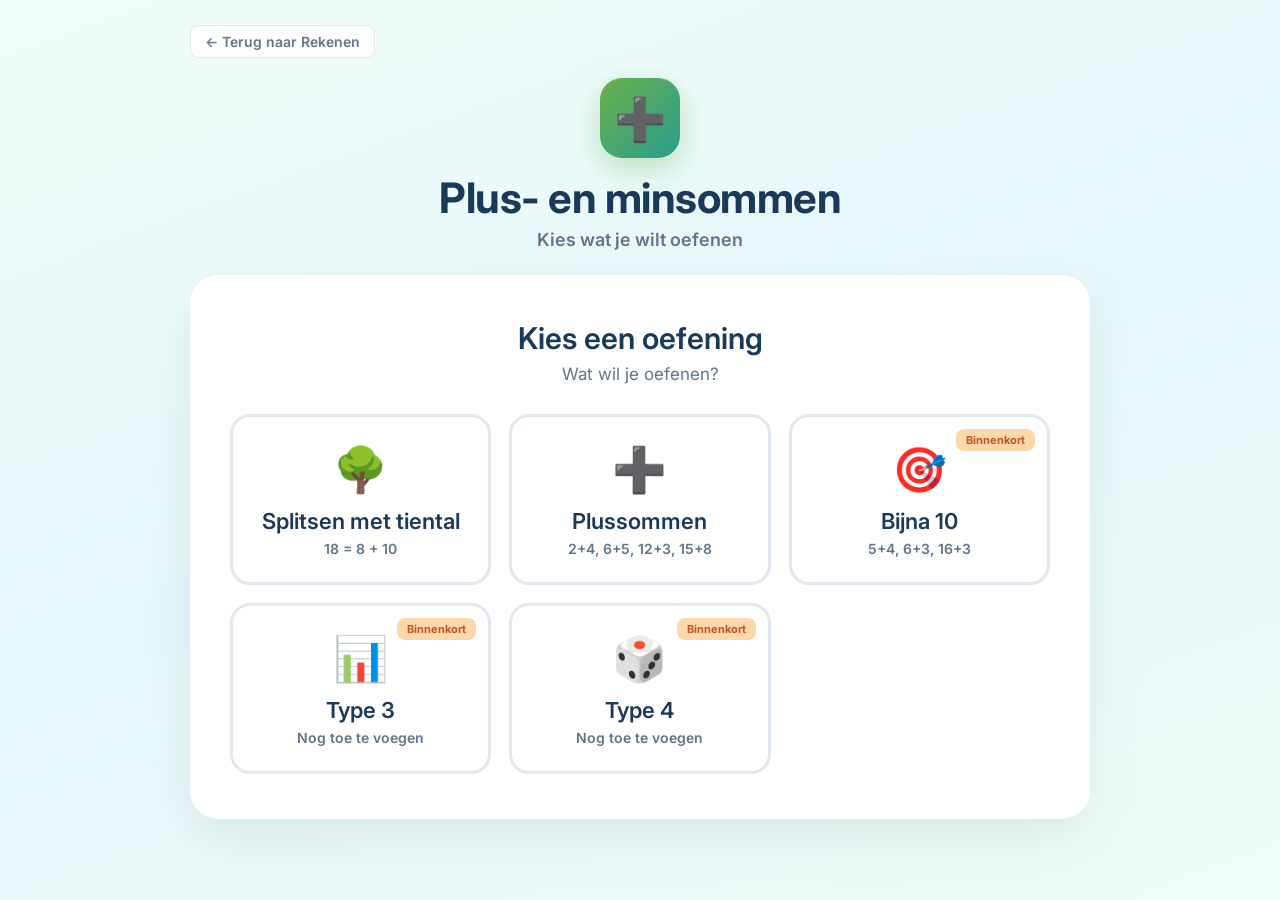
<file: plusmin.html>
<!DOCTYPE html>
<html lang="nl">
<head>
    <meta charset="UTF-8">
    <meta name="viewport" content="width=device-width, initial-scale=1.0, maximum-scale=1.0, user-scalable=no">
    <title>Plus- en minsommen — Schoolvenster</title>
    <link href="https://fonts.googleapis.com/css2?family=Inter:wght@400;500;600;700;800&display=swap" rel="stylesheet">
    <link rel="icon" href="data:image/svg+xml,<svg xmlns='http://www.w3.org/2000/svg' viewBox='0 0 100 100'><rect width='100' height='100' rx='20' fill='%232a9d8f'/><text y='.9em' font-size='75' x='12'>➕</text></svg>">
    <style>

        * {
            margin: 0;
            padding: 0;
            box-sizing: border-box;
        }

        
        :root {
            --navy:   #1a3a5c;
            --teal:   #2a9d8f;
            --green:  #6ab04c;
            --text-dark:  #1a3a5c;
            --text-light: #64748b;
            --border: #e2e8f0;
            --gradient: linear-gradient(135deg, #2a9d8f, #6ab04c);
            --primary: #2a9d8f;
            --secondary: #6ab04c;
        }
    

        body {
            font-family: 'Inter', -apple-system, BlinkMacSystemFont, sans-serif;
            background: linear-gradient(160deg, #f0fdf8 0%, #e6f7fb 50%, #f0fdf8 100%);
            min-height: 100vh;
            padding: 25px 20px 40px;
        }

        .container {
            width: 100%;
            max-width: 900px;
            margin: 0 auto;
        }

        /* Terug link */
        .back-link {
            display: inline-flex;
            align-items: center;
            gap: 8px;
            color: var(--text-light);
            text-decoration: none;
            font-size: 16px;
            font-weight: 600;
            margin-bottom: 20px;
            transition: color 0.3s;
        }

        .back-link:hover { color: var(--teal); }

        /* Header */
        .header {
            text-align: center;
            margin-bottom: 25px;
            animation: fadeInDown 0.6s ease;
        }

        .app-icon {
            width: 80px;
            height: 80px;
            background: linear-gradient(135deg, #6ab04c 0%, #2a9d8f 100%);
            border-radius: 22px;
            display: inline-flex;
            align-items: center;
            justify-content: center;
            font-size: 42px;
            margin-bottom: 14px;
            box-shadow: 0 10px 30px rgba(106, 176, 76, 0.35);
            animation: float 3s ease-in-out infinite;
        }

        @keyframes float {
            0%, 100% { transform: translateY(0px); }
            50% { transform: translateY(-10px); }
        }

        .header h1 {
            font-family: 'Inter', sans-serif;
            font-size: 42px;
            color: var(--text-dark);
            font-weight: 700;
            letter-spacing: -0.5px;
            margin-bottom: 6px;
        }

        .header .subtitle {
            font-size: 18px;
            color: var(--text-light);
            font-weight: 600;
        }

        /* Card */
        .card {
            background: white;
            border-radius: 28px;
            padding: 45px 40px;
            box-shadow: 0 20px 60px rgba(0, 0, 0, 0.08);
            animation: fadeInUp 0.6s ease 0.2s both;
        }

        .card h2 {
            font-family: 'Inter', sans-serif;
            font-size: 30px;
            color: var(--text-dark);
            text-align: center;
            margin-bottom: 8px;
            font-weight: 600;
        }

        .hint {
            text-align: center;
            color: var(--text-light);
            font-size: 17px;
            margin-bottom: 30px;
        }

        /* Type grid */
        .type-grid {
            display: grid;
            grid-template-columns: repeat(3, 1fr);
            gap: 18px;
        }

        .type-card {
            border: 3px solid var(--border);
            border-radius: 20px;
            padding: 25px 15px;
            text-align: center;
            cursor: pointer;
            transition: all 0.3s ease;
            position: relative;
            background: white;
            animation: fadeInUp 0.5s ease both;
        }

        .type-card:nth-child(1) { animation-delay: 0.25s; }
        .type-card:nth-child(2) { animation-delay: 0.30s; }
        .type-card:nth-child(3) { animation-delay: 0.35s; }
        .type-card:nth-child(4) { animation-delay: 0.40s; }
        .type-card:nth-child(5) { animation-delay: 0.45s; }
        .type-card:nth-child(6) { animation-delay: 0.50s; }

        .type-card:hover:not(.disabled) {
            border-color: var(--teal);
            transform: translateY(-5px);
            box-shadow: 0 12px 30px rgba(106, 176, 76, 0.2);
            background: linear-gradient(135deg, #f0fdf8 0%, #e6f7fb 100%);
        }

        .type-card:not(.disabled):active {
            transform: translateY(-2px);
        }

        .type-card.disabled {
            opacity: 0.55;
            cursor: not-allowed;
        }

        .type-card .icon {
            font-size: 44px;
            margin-bottom: 12px;
            display: block;
            transition: transform 0.3s ease;
        }

        .type-card:not(.disabled):hover .icon {
            transform: scale(1.15) rotate(-5deg);
        }

        .type-card .title {
            font-family: 'Inter', sans-serif;
            font-size: 22px;
            font-weight: 600;
            color: var(--text-dark);
            margin-bottom: 6px;
        }

        .type-card .beschrijving {
            font-size: 14px;
            color: var(--text-light);
            font-weight: 600;
        }

        .badge {
            position: absolute;
            top: 12px;
            right: 12px;
            background: #fed7aa;
            color: #c05621;
            padding: 4px 10px;
            border-radius: 8px;
            font-size: 11px;
            font-weight: 700;
            font-family: 'Inter', sans-serif;
        }

        /* Instellingen */
        .settings {
            margin: 25px 0;
        }

        .setting-row {
            margin-bottom: 20px;
        }

        .setting-row label {
            display: flex;
            align-items: center;
            gap: 10px;
            font-family: 'Inter', sans-serif;
            font-size: 18px;
            font-weight: 600;
            color: var(--text-dark);
            margin-bottom: 10px;
        }

        .setting-row select {
            width: 100%;
            padding: 16px 20px;
            font-size: 16px;
            font-family: 'Inter', sans-serif;
            font-weight: 600;
            border: 3px solid var(--border);
            border-radius: 14px;
            background: #f7fafc;
            color: var(--text-dark);
            cursor: pointer;
            transition: border-color 0.3s;
        }

        .setting-row select:focus {
            outline: none;
            border-color: var(--teal);
        }

        /* Knoppen */
        .btn-primary {
            width: 100%;
            padding: 22px;
            font-family: 'Inter', sans-serif;
            font-size: 22px;
            font-weight: 700;
            background: linear-gradient(135deg, #68d391 0%, #6ab04c 100%);
            color: white;
            border: none;
            border-radius: 16px;
            cursor: pointer;
            box-shadow: 0 8px 24px rgba(106, 176, 76, 0.35);
            transition: all 0.3s ease;
            display: flex;
            align-items: center;
            justify-content: center;
            gap: 10px;
        }

        .btn-primary:hover {
            transform: translateY(-3px);
            box-shadow: 0 12px 30px rgba(106, 176, 76, 0.45);
        }

        .btn-secondary {
            width: 100%;
            padding: 18px;
            font-family: 'Inter', sans-serif;
            font-size: 18px;
            font-weight: 600;
            background: white;
            border: 3px solid var(--border);
            color: var(--text-dark);
            border-radius: 14px;
            cursor: pointer;
            transition: all 0.3s ease;
            display: flex;
            align-items: center;
            justify-content: center;
            gap: 10px;
        }

        .btn-secondary:hover {
            border-color: var(--text-light);
            background: #f7fafc;
        }

        /* Splitsen visual */
        .splitsen-container {
            display: flex;
            flex-direction: column;
            align-items: center;
            gap: 20px;
            margin: 40px 0;
        }

        .getal-box {
            background: white;
            border: 3px solid var(--border);
            border-radius: 16px;
            font-family: 'Inter', sans-serif;
            font-size: 64px;
            font-weight: 800;
            color: var(--text-dark);
            width: 140px;
            height: 140px;
            display: flex;
            align-items: center;
            justify-content: center;
            text-align: center;
            box-sizing: border-box;
        }

        .getal-box input {
            width: 100%;
            height: 100%;
            border: none;
            background: transparent;
            font-family: 'Inter', sans-serif;
            font-size: 64px;
            font-weight: 800;
            color: var(--text-dark);
            text-align: center;
            -webkit-appearance: none;
            -moz-appearance: textfield;
            outline: none;
        }

        .getal-box input::-webkit-inner-spin-button,
        .getal-box input::-webkit-outer-spin-button {
            -webkit-appearance: none;
            margin: 0;
        }

        .getal-box.actief {
            border-color: var(--teal);
            box-shadow: 0 0 0 4px rgba(106, 176, 76, 0.15);
        }

        .splits-lijn {
            width: 2px;
            height: 40px;
            background: #cbd5e0;
            position: relative;
        }

        .splits-lijn::before,
        .splits-lijn::after {
            content: '';
            position: absolute;
            width: 90px;
            height: 2px;
            background: #cbd5e0;
            top: 100%;
        }

        .splits-lijn::before { left: -88px; }
        .splits-lijn::after  { right: -88px; }

        .bottom-getallen {
            display: flex;
            gap: 60px;
            align-items: center;
        }

        .submit-btn {
            width: 70px;
            height: 70px;
            font-size: 30px;
            background: linear-gradient(135deg, #68d391 0%, #6ab04c 100%);
            color: white;
            border: none;
            border-radius: 14px;
            cursor: pointer;
            box-shadow: 0 6px 20px rgba(106, 176, 76, 0.35);
            transition: all 0.3s ease;
            display: flex;
            align-items: center;
            justify-content: center;
            flex-shrink: 0;
            margin: 20px auto 0 auto;
        }

        .submit-btn:hover {
            transform: translateY(-2px);
            box-shadow: 0 8px 25px rgba(106, 176, 76, 0.5);
        }

        /* Voortgang */
        .voortgang-indicator {
            font-family: 'Inter', sans-serif;
            text-align: center;
            font-size: 18px;
            font-weight: 600;
            color: var(--text-dark);
            margin-bottom: 15px;
            padding: 8px 20px;
            background: rgba(106, 176, 76, 0.1);
            border-radius: 12px;
            display: inline-block;
        }

        .stop-btn {
            display: block;
            margin: 10px auto 15px auto;
            padding: 10px 30px;
            font-family: 'Inter', sans-serif;
            font-size: 15px;
            font-weight: 600;
            background: white;
            border: 2px solid #feb2b2;
            color: #e53e3e;
            border-radius: 10px;
            cursor: pointer;
            transition: all 0.3s ease;
        }

        .stop-btn:hover {
            background: #fff5f5;
            border-color: #fc8181;
        }

        /* Feedback popup */
        .feedback {
            position: fixed;
            bottom: 520px;
            left: 50%;
            transform: translateX(-50%);
            z-index: 1000;
            max-width: 320px;
            width: 70%;
            border-radius: 20px;
            text-align: center;
            padding: 30px 25px;
            opacity: 0;
            transition: opacity 0.3s ease;
            box-shadow: 0 15px 40px rgba(0, 0, 0, 0.25);
        }

        .feedback.show { opacity: 1; }

        .feedback.goed-feedback {
            background: linear-gradient(135deg, #6ab04c 0%, #2a9d8f 100%);
            color: white;
        }

        .feedback.fout-feedback {
            background: linear-gradient(135deg, #fc8181 0%, #f56565 100%);
            color: white;
        }

        .feedback .icon-circle {
            width: 60px;
            height: 60px;
            border-radius: 50%;
            background: white;
            display: flex;
            align-items: center;
            justify-content: center;
            margin: 0 auto 15px auto;
            font-family: 'Inter', sans-serif;
            font-size: 35px;
            font-weight: 800;
        }

        .feedback.goed-feedback .icon-circle { color: #2a9d8f; }
        .feedback.fout-feedback .icon-circle { color: #f56565; }

        .feedback .title {
            font-family: 'Inter', sans-serif;
            font-size: 32px;
            font-weight: 800;
            margin-bottom: 8px;
        }

        .feedback .sub {
            font-family: 'Inter', sans-serif;
            font-size: 24px;
            font-weight: 600;
            opacity: 0.95;
            margin-top: 8px;
        }

        /* Resultaten */
        .score-grid {
            display: flex;
            justify-content: center;
            gap: 30px;
            margin: 30px 0 40px;
        }

        .score-item {
            text-align: center;
        }

        .score-getal {
            font-family: 'Inter', sans-serif;
            font-size: 52px;
            font-weight: 800;
            line-height: 1;
            margin-bottom: 6px;
        }

        .score-label {
            font-size: 16px;
            color: var(--text-light);
            font-weight: 600;
        }

        /* Utility */
        .hidden { display: none !important; }

        /* Animations */
        @keyframes fadeInDown {
            from { opacity: 0; transform: translateY(-20px); }
            to { opacity: 1; transform: translateY(0); }
        }

        @keyframes fadeInUp {
            from { opacity: 0; transform: translateY(30px); }
            to { opacity: 1; transform: translateY(0); }
        }

        /* Responsive */
        @media (max-width: 768px) {
            body { padding: 15px 15px 30px; }
            .header h1 { font-size: 34px; }
            .app-icon { width: 68px; height: 68px; font-size: 36px; }
            .card { padding: 30px 20px; }
            .type-grid { grid-template-columns: 1fr; }
            .getal-box { font-size: 52px; width: 120px; height: 120px; }
            .getal-box input { font-size: 52px; }
            .bottom-getallen { gap: 40px; }
            .splits-lijn::before { left: -68px; width: 70px; }
            .splits-lijn::after  { right: -68px; width: 70px; }
        }
    
        /* SV back-link override */
        .back-link {
            display: inline-flex;
            align-items: center;
            gap: 6px;
            color: #64748b;
            text-decoration: none;
            font-size: 14px;
            font-weight: 600;
            padding: 7px 14px;
            border-radius: 8px;
            border: 1.5px solid #e2e8f0;
            background: white;
            margin-bottom: 20px;
            transition: all 0.2s;
        }
        .back-link:hover {
            border-color: #2a9d8f;
            color: #2a9d8f;
            background: #f0fdf8;
        }
    </style>
</head>
<body>
<div class="container">

        <!-- TYPE SELECTIE -->
        <div id="type-selectie-scherm">
            <div style="display:flex; gap:16px; flex-wrap:wrap;">
                <a href="index.html" class="back-link">← Terug naar Rekenen</a>
            </div>

            <div class="header">
                <div class="app-icon">➕</div>
                <h1>Plus- en minsommen</h1>
                <p class="subtitle">Kies wat je wilt oefenen</p>
            </div>

            <div class="card">
                <h2>Kies een oefening</h2>
                <p class="hint">Wat wil je oefenen?</p>

                <div class="type-grid">
                    <div class="type-card" onclick="gaaNaarInstellingen('splitsen')">
                        <span class="icon">🌳</span>
                        <div class="title">Splitsen met tiental</div>
                        <div class="beschrijving">18 = 8 + 10</div>
                    </div>

                    <div class="type-card" onclick="window.location.href='plussommen.html'">
                        <span class="icon">➕</span>
                        <div class="title">Plussommen</div>
                        <div class="beschrijving">2+4, 6+5, 12+3, 15+8</div>
                    </div>

                    <div class="type-card disabled">
                        <span class="badge">Binnenkort</span>
                        <span class="icon">🎯</span>
                        <div class="title">Bijna 10</div>
                        <div class="beschrijving">5+4, 6+3, 16+3</div>
                    </div>

                    <div class="type-card disabled">
                        <span class="badge">Binnenkort</span>
                        <span class="icon">📊</span>
                        <div class="title">Type 3</div>
                        <div class="beschrijving">Nog toe te voegen</div>
                    </div>

                    <div class="type-card disabled">
                        <span class="badge">Binnenkort</span>
                        <span class="icon">🎲</span>
                        <div class="title">Type 4</div>
                        <div class="beschrijving">Nog toe te voegen</div>
                    </div>
                </div>
            </div>
        </div>

        <!-- INSTELLINGEN -->
        <div id="instellingen-scherm" class="hidden">
            <div class="header">
                <div class="app-icon">⚙️</div>
                <h1 id="instellingen-titel">Splitsen</h1>
                <p class="subtitle">Kies je instellingen</p>
            </div>

            <div class="card">
                <h2>Instellingen</h2>
                <p class="hint">Stel je oefening in</p>

                <div class="settings">
                    <div class="setting-row">
                        <label><span>🎯</span><span>Maximaal getal</span></label>
                        <select id="max-getal-select">
                            <option value="10">Tot 10</option>
                            <option value="20">Tot 20</option>
                            <option value="100">Tot 100</option>
                        </select>
                    </div>

                    <div class="setting-row">
                        <label><span>➕➖</span><span>Type sommen</span></label>
                        <select id="som-type-select">
                            <option value="plus">Alleen plussommen</option>
                            <option value="min">Alleen minsommen</option>
                            <option value="beide">Beide (gemengd)</option>
                        </select>
                    </div>

                    <div class="setting-row">
                        <label><span>⏱️</span><span>Tijdslimiet</span></label>
                        <select id="tijd-select">
                            <option value="0">Geen limiet</option>
                            <option value="300">5 minuten</option>
                            <option value="600">10 minuten</option>
                            <option value="900">15 minuten</option>
                            <option value="1200">20 minuten</option>
                        </select>
                    </div>

                    <div class="setting-row">
                        <label><span>⦿</span><span>Minimum aantal sommen</span></label>
                        <select id="minimum-select">
                            <option value="0">Geen minimum</option>
                            <option value="30">30 sommen</option>
                            <option value="50">50 sommen</option>
                            <option value="100">100 sommen</option>
                        </select>
                    </div>
                </div>

                <button class="btn-primary" onclick="startOefenen()">▶ Start Oefenen!</button>
                <button class="btn-secondary" onclick="toonTypeSelectie()" style="margin-top: 15px;">← Terug</button>
            </div>
        </div>

        <!-- OEFEN SCHERM -->
        <div id="oefen-scherm" class="hidden">
            <input type="text" id="dummy-input" style="position: absolute; left: -9999px; width: 1px; height: 1px;" tabindex="-1">

            <div style="text-align: center; margin-top: 20px;">
                <div id="voortgang-indicator" class="voortgang-indicator" style="display: none;"></div>
            </div>

            <div class="splitsen-container">
                <div class="getal-box" id="top-getal">18</div>
                <div class="splits-lijn"></div>
                <div class="bottom-getallen">
                    <div class="getal-box" id="links-box"></div>
                    <div class="getal-box" id="rechts-box"></div>
                </div>
            </div>

            <button class="submit-btn" onclick="controleerAntwoord()">➤</button>
            <button class="stop-btn" onclick="stopOefenen()">⏹ Stoppen</button>
            <div class="feedback" id="feedback"></div>
        </div>

        <!-- RESULTATEN -->
        <div id="resultaten-scherm" class="hidden">
            <div class="header">
                <div class="app-icon">🏆</div>
                <h1>Gefeliciteerd!</h1>
                <p class="subtitle">Bekijk je resultaten</p>
            </div>

            <div class="card">
                <h2 id="resultaat-titel">🏆 Resultaten</h2>

                <div class="score-grid">
                    <div class="score-item">
                        <div class="score-getal" style="color: #38a169;" id="sessie-goed">0</div>
                        <div class="score-label">Goed</div>
                    </div>
                    <div class="score-item">
                        <div class="score-getal" style="color: #e53e3e;" id="sessie-fout">0</div>
                        <div class="score-label">Fout</div>
                    </div>
                    <div class="score-item">
                        <div class="score-getal" style="color: #4299e1;" id="sessie-score">0%</div>
                        <div class="score-label">Score</div>
                    </div>
                </div>

                <button class="btn-primary" onclick="opnieuw()">↻ Opnieuw</button>
            </div>
        </div>

    </div>

<script>

        // GELUIDJES
        const audioContext = new (window.AudioContext || window.webkitAudioContext)();
        
        function playGoedGeluid() {
            const oscillator = audioContext.createOscillator();
            const gainNode = audioContext.createGain();
            oscillator.connect(gainNode);
            gainNode.connect(audioContext.destination);
            oscillator.frequency.value = 800;
            gainNode.gain.setValueAtTime(0.3, audioContext.currentTime);
            gainNode.gain.exponentialRampToValueAtTime(0.01, audioContext.currentTime + 0.15);
            oscillator.start(audioContext.currentTime);
            oscillator.stop(audioContext.currentTime + 0.15);
        }
        
        function playFoutGeluid() {
            const oscillator = audioContext.createOscillator();
            const gainNode = audioContext.createGain();
            oscillator.connect(gainNode);
            gainNode.connect(audioContext.destination);
            oscillator.frequency.value = 200;
            gainNode.gain.setValueAtTime(0.3, audioContext.currentTime);
            gainNode.gain.exponentialRampToValueAtTime(0.01, audioContext.currentTime + 0.2);
            oscillator.start(audioContext.currentTime);
            oscillator.stop(audioContext.currentTime + 0.2);
        }

        // State
        let huidigType = '';
        let maxGetal = 10;
        let somType = 'plus';
        let tijdLimiet = 0;
        let minimumSommen = 0;
        let startTijd = null;
        
        let huidigeSom = null;
        let correctAntwoord = 0;
        
        let stats = {
            huidigGoed: 0,
            huidigFout: 0,
            sommenTeller: 0
        };

        function toonTypeSelectie() {
            document.getElementById('type-selectie-scherm').classList.remove('hidden');
            document.getElementById('instellingen-scherm').classList.add('hidden');
            document.getElementById('oefen-scherm').classList.add('hidden');
            document.getElementById('resultaten-scherm').classList.add('hidden');
        }

        function gaaNaarInstellingen(type) {
            huidigType = type;
            document.getElementById('type-selectie-scherm').classList.add('hidden');
            document.getElementById('instellingen-scherm').classList.remove('hidden');
        }

        function startOefenen() {
            stats.huidigGoed = 0;
            stats.huidigFout = 0;
            stats.sommenTeller = 0;

            maxGetal = parseInt(document.getElementById('max-getal-select').value);
            somType = document.getElementById('som-type-select').value;
            tijdLimiet = parseInt(document.getElementById('tijd-select').value);
            minimumSommen = parseInt(document.getElementById('minimum-select').value);
            startTijd = tijdLimiet > 0 ? Date.now() : null;

            document.getElementById('instellingen-scherm').classList.add('hidden');
            document.getElementById('oefen-scherm').classList.remove('hidden');
            
            volgendeSom();
            
            if (window.timerInterval) clearInterval(window.timerInterval);
            if (tijdLimiet > 0) {
                window.timerInterval = setInterval(updateVoortgang, 1000);
            }
        }

        function volgendeSom() {
            if (checkStopVoorwaarde()) {
                toonResultaten();
                return;
            }
            genereerSplitsSom();
            updateVoortgang();
            const feedback = document.getElementById('feedback');
            feedback.className = 'feedback';
            feedback.innerHTML = '';
        }

        function genereerSplitsSom() {
            let totaal;
            if (maxGetal === 10) {
                totaal = Math.floor(Math.random() * 9) + 2;
            } else if (maxGetal === 20) {
                totaal = Math.floor(Math.random() * 19) + 2;
            } else {
                totaal = Math.floor(Math.random() * 99) + 2;
            }
            if (totaal > maxGetal) totaal = maxGetal;
            
            const getal1 = Math.floor(Math.random() * (totaal - 1)) + 1;
            const getal2 = totaal - getal1;
            const linksLeeg = Math.random() < 0.5;
            
            document.getElementById('top-getal').textContent = totaal;
            
            const linksBox = document.getElementById('links-box');
            const rechtsBox = document.getElementById('rechts-box');
            
            if (linksLeeg) {
                linksBox.innerHTML = '<input type="tel" id="aktief-input" pattern="[0-9]*" autocomplete="off">';
                linksBox.classList.add('actief');
                rechtsBox.textContent = getal2;
                rechtsBox.classList.remove('actief');
                correctAntwoord = getal1;
                huidigeSom = {totaal, getal1, getal2, leegVeld: 'links'};
            } else {
                linksBox.textContent = getal1;
                linksBox.classList.remove('actief');
                rechtsBox.innerHTML = '<input type="tel" id="aktief-input" pattern="[0-9]*" autocomplete="off">';
                rechtsBox.classList.add('actief');
                correctAntwoord = getal2;
                huidigeSom = {totaal, getal1, getal2, leegVeld: 'rechts'};
            }

            setTimeout(() => {
                const input = document.getElementById('aktief-input');
                if (input) {
                    input.focus();
                    input.addEventListener('keypress', (e) => {
                        if (e.key === 'Enter') { e.preventDefault(); controleerAntwoord(); }
                    });
                }
            }, 100);
        }

        function controleerAntwoord() {
            const input = document.getElementById('aktief-input');
            if (!input) return;
            const antwoord = parseInt(input.value);
            if (isNaN(antwoord) || input.value === '') { input.focus(); return; }

            stats.sommenTeller++;
            const feedback = document.getElementById('feedback');
            let feedbackDuur = 800;
            
            if (antwoord === correctAntwoord) {
                stats.huidigGoed++;
                playGoedGeluid();
                feedback.innerHTML = `<div class="icon-circle">✓</div><div class="title">Goed zo! 🎉</div>`;
                feedback.className = 'feedback goed-feedback show';
                feedbackDuur = 800;
            } else {
                stats.huidigFout++;
                playFoutGeluid();
                feedback.innerHTML = `<div class="icon-circle">✗</div><div class="title">Helaas!</div><div class="sub">${huidigeSom.totaal} = ${huidigeSom.getal1} + ${huidigeSom.getal2}</div>`;
                feedback.className = 'feedback fout-feedback show';
                feedbackDuur = 1500;
            }

            setTimeout(() => {
                feedback.className = 'feedback';
                feedback.innerHTML = '';
                volgendeSom();
            }, feedbackDuur);
        }

        function updateVoortgang() {
            const indicator = document.getElementById('voortgang-indicator');
            let text = '';
            if (minimumSommen > 0) text = `${stats.sommenTeller} / ${minimumSommen} sommen`;
            if (tijdLimiet > 0 && startTijd) {
                const verstreken = Math.floor((Date.now() - startTijd) / 1000);
                const resterend = Math.max(0, tijdLimiet - verstreken);
                const minuten = Math.floor(resterend / 60);
                const seconden = resterend % 60;
                const tijdText = `${minuten}:${seconden.toString().padStart(2, '0')}`;
                text = text ? `${text} • ${tijdText}` : `Tijd: ${tijdText}`;
            }
            if (text) { indicator.textContent = text; indicator.style.display = 'inline-block'; }
            else { indicator.style.display = 'none'; }
        }

        function checkStopVoorwaarde() {
            let tijdBereikt = false;
            let minimumBereikt = false;
            if (tijdLimiet > 0 && startTijd) {
                tijdBereikt = (Date.now() - startTijd) / 1000 >= tijdLimiet;
            }
            if (minimumSommen > 0) minimumBereikt = stats.sommenTeller >= minimumSommen;
            if (tijdLimiet > 0 && minimumSommen > 0) return tijdBereikt || minimumBereikt;
            if (tijdLimiet > 0) return tijdBereikt;
            if (minimumSommen > 0) return minimumBereikt;
            return false;
        }

        function stopOefenen() {
            if (confirm('Weet je zeker dat je wilt stoppen?')) toonResultaten();
        }

        function toonResultaten() {
            if (window.timerInterval) { clearInterval(window.timerInterval); window.timerInterval = null; }
            document.getElementById('oefen-scherm').classList.add('hidden');
            document.getElementById('resultaten-scherm').classList.remove('hidden');
            const totaal = stats.huidigGoed + stats.huidigFout;
            const perc = totaal > 0 ? Math.round((stats.huidigGoed / totaal) * 100) : 0;
            document.getElementById('sessie-goed').textContent = stats.huidigGoed;
            document.getElementById('sessie-fout').textContent = stats.huidigFout;
            document.getElementById('sessie-score').textContent = perc + '%';
        }

        function opnieuw() {
            document.getElementById('resultaten-scherm').classList.add('hidden');
            document.getElementById('type-selectie-scherm').classList.remove('hidden');
        }
    
</script>
</body>
</html>
</file>
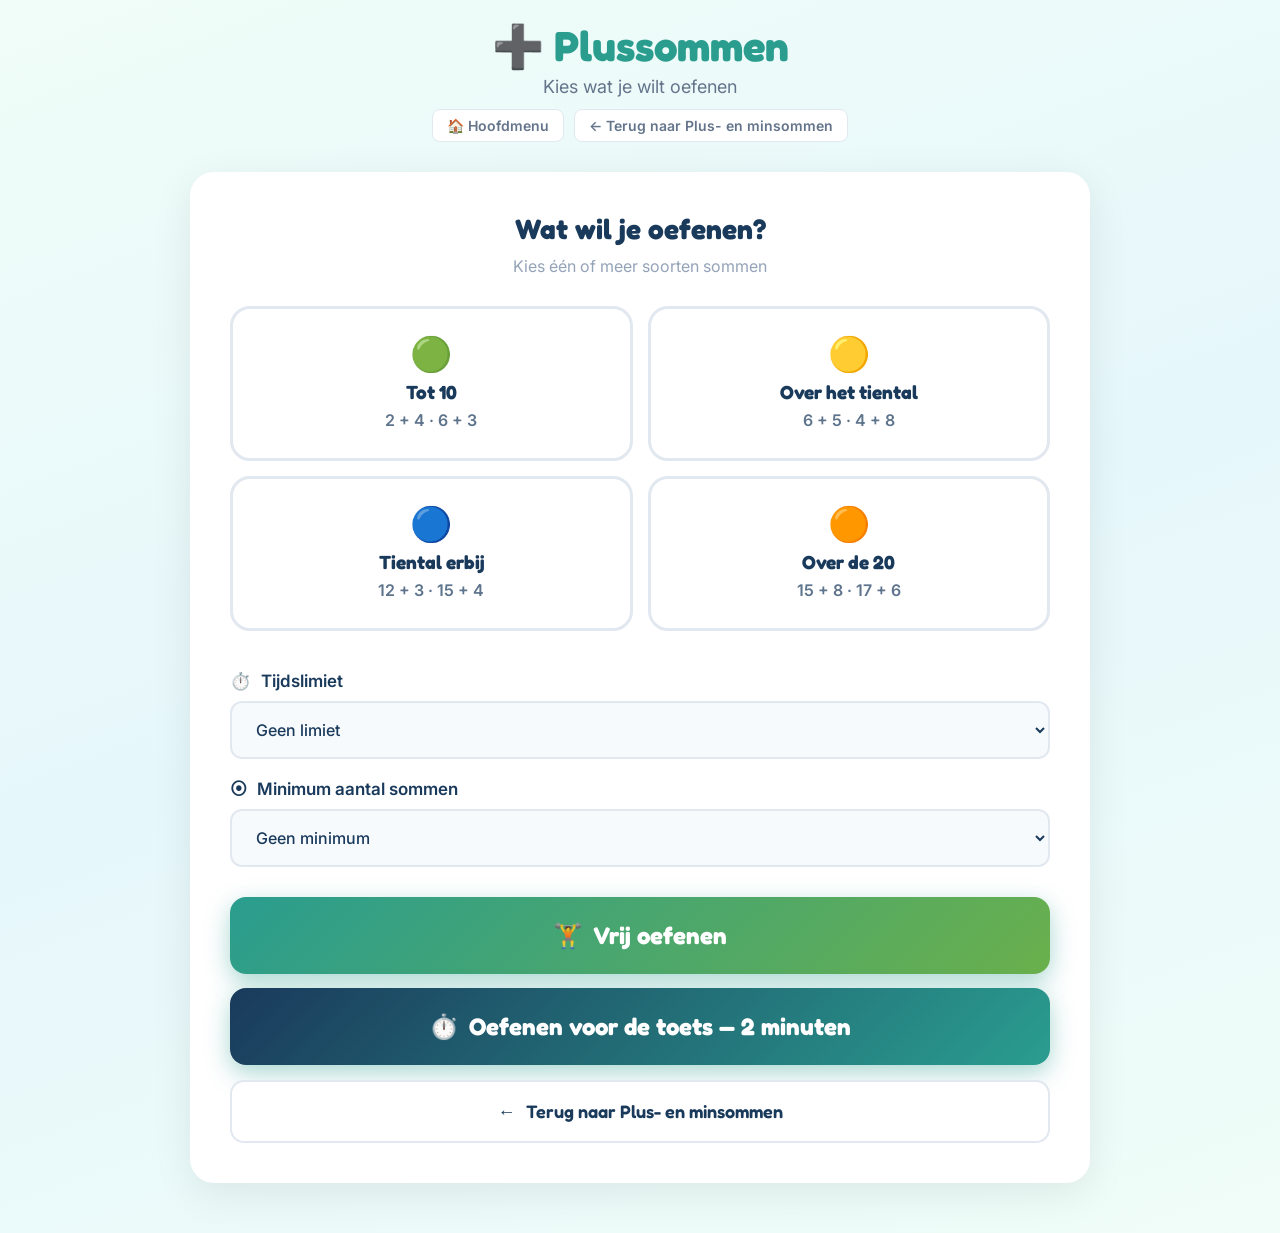
<file: plussommen.html>
<!DOCTYPE html>
<html lang="nl">
<head>
    <meta charset="UTF-8">
    <meta name="viewport" content="width=device-width, initial-scale=1.0, maximum-scale=1.0, user-scalable=no, viewport-fit=cover">
    <meta name="mobile-web-app-capable" content="yes">
    <meta name="apple-mobile-web-app-capable" content="yes">
    <meta name="apple-mobile-web-app-status-bar-style" content="black-translucent">
    <title>Plussommen — Schoolvenster</title>
    <link rel="icon" href="https://app.schoolvenster.nl/assets/logo.png">
    <link href="https://fonts.googleapis.com/css2?family=Fredoka:wght@400;500;600;700&family=Inter:wght@400;500;600;700;800&display=swap" rel="stylesheet">
    <style>
        /* ============================================================
           PLUSSOMMEN — Schoolvenster
           Versie 2.0 | September 2026
           Oefenscherm volledig herzien: eigen cijfertoetsenbord,
           geen iPad-toetsenbord meer. Geoptimaliseerd voor iPad 7
           in liggende stand.
           LET OP: het adaptieve algoritme is ONGEWIJZIGD gebleven.
           ============================================================ */

        * { margin: 0; padding: 0; box-sizing: border-box; }

        body {
            font-family: 'Inter', -apple-system, sans-serif;
            background: linear-gradient(160deg, #f0fdf8 0%, #e6f7fb 50%, #f0fdf8 100%);
            min-height: 100vh;
            min-height: 100dvh;
            padding: 20px;
            color: #1a3a5c;
        }

        .container { max-width: 900px; margin: 0 auto; }

        /* ── HEADER ─────────────────────────────────────────────── */
        .header { text-align: center; margin-bottom: 30px; }
        .header h1 { font-family: 'Fredoka', sans-serif; font-size: 42px; color: #2a9d8f; margin-bottom: 5px; }
        .subtitle { font-size: 18px; color: #64748b; }

        /* ── HOOFDMENU ──────────────────────────────────────────── */
        .oefening-grid { display: grid; grid-template-columns: repeat(2, 1fr); gap: 20px; margin-bottom: 30px; }

        .oefening-card {
            background: white; border: 3px solid #e2e8f0; border-radius: 20px;
            padding: 40px 30px; text-align: center; cursor: pointer;
            transition: all 0.3s ease; position: relative;
        }
        .oefening-card:hover:not(.disabled) {
            border-color: #2a9d8f; transform: translateY(-4px);
            box-shadow: 0 12px 30px rgba(42, 157, 143, 0.3);
        }
        .oefening-card.disabled { opacity: 0.5; cursor: not-allowed; }
        .oefening-card .icon { font-size: 60px; margin-bottom: 15px; }
        .oefening-card .title { font-family: 'Fredoka', sans-serif; font-size: 28px; font-weight: 600; margin-bottom: 8px; }
        .oefening-card .beschrijving { font-size: 16px; opacity: 0.8; }
        .oefening-card.disabled .badge {
            position: absolute; top: 15px; right: 15px; background: #fed7aa; color: #c05621;
            padding: 6px 12px; border-radius: 8px; font-size: 12px; font-weight: 600;
        }

        /* ── KAARTEN ────────────────────────────────────────────── */
        .card {
            background: white; border-radius: 24px; padding: 40px;
            box-shadow: 0 10px 40px rgba(0, 0, 0, 0.08); margin-bottom: 30px;
        }
        .card h2 { font-family: 'Fredoka', sans-serif; font-size: 28px; color: #1a3a5c; margin-bottom: 10px; text-align: center; }
        .hint { text-align: center; color: #94a3b8; font-size: 16px; margin-bottom: 30px; }

        /* ── TAFELKEUZE ─────────────────────────────────────────── */
        .categorie-grid { display: grid; grid-template-columns: repeat(2, 1fr); gap: 15px; margin-bottom: 40px; }

        .categorie-btn {
            padding: 28px 20px; border: 3px solid #e2e8f0; background: white; color: #1a3a5c;
            border-radius: 20px; cursor: pointer; transition: all 0.3s ease; position: relative;
            display: flex; flex-direction: column; align-items: center; justify-content: center;
            min-height: 130px; font-family: 'Inter', sans-serif;
        }
        .categorie-btn:hover { transform: translateY(-2px); box-shadow: 0 4px 12px rgba(0, 0, 0, 0.1); }
        .categorie-btn.selected { background: linear-gradient(135deg, #2a9d8f, #6ab04c); border-color: #2a9d8f; color: white; }
        .categorie-btn.selected::after {
            content: '✓'; position: absolute; top: 12px; right: 15px;
            font-size: 22px; font-weight: 800; color: white;
        }
        .categorie-icoon { font-size: 34px; line-height: 1; margin-bottom: 10px; }
        .categorie-titel {
            display: block; font-family: 'Fredoka', sans-serif; font-size: 19px;
            font-weight: 700; margin-bottom: 6px; line-height: 1.2;
        }
        .categorie-voorbeeld { font-size: 16px; font-weight: 600; opacity: 0.7; }

        /* ── INSTELLINGEN ───────────────────────────────────────── */
        .settings { margin: 30px 0; }
        .setting-row { margin-bottom: 20px; }
        .setting-row label {
            display: flex; align-items: center; gap: 10px; font-size: 17px;
            font-weight: 600; color: #1a3a5c; margin-bottom: 10px;
        }
        .setting-row select {
            width: 100%; padding: 16px 20px; font-size: 16px; border: 2px solid #e2e8f0;
            border-radius: 12px; background: #f7fafc; color: #1a3a5c; cursor: pointer;
            font-weight: 500; font-family: 'Inter', sans-serif;
        }

        /* ── KNOPPEN ────────────────────────────────────────────── */
        .btn-primary {
            width: 100%; padding: 24px; font-size: 24px; font-weight: 700;
            font-family: 'Fredoka', sans-serif;
            background: linear-gradient(135deg, #2a9d8f, #6ab04c); color: white; border: none;
            border-radius: 16px; cursor: pointer; box-shadow: 0 8px 24px rgba(42, 157, 143, 0.4);
            transition: all 0.3s ease; display: flex; align-items: center; justify-content: center; gap: 10px;
        }
        .btn-primary:hover { transform: translateY(-2px); box-shadow: 0 10px 28px rgba(42, 157, 143, 0.5); }

        .btn-secondary {
            width: 100%; padding: 18px; font-size: 18px; font-weight: 600;
            font-family: 'Fredoka', sans-serif;
            background: white; border: 2px solid #e2e8f0; color: #1a3a5c; border-radius: 14px;
            cursor: pointer; transition: all 0.3s ease;
            display: flex; align-items: center; justify-content: center; gap: 10px;
        }
        .btn-secondary:hover { border-color: #cbd5e0; background: #f7fafc; }

        .back-link {
            display: inline-flex; align-items: center; gap: 6px; color: #64748b;
            text-decoration: none; font-size: 14px; font-weight: 600; padding: 7px 14px;
            border-radius: 8px; border: 1.5px solid #e2e8f0; background: white;
            margin-bottom: 20px; transition: all 0.2s;
        }
        .back-link:hover { border-color: #2a9d8f; color: #2a9d8f; background: #f0fdf8; }


        /* ════════════════════════════════════════════════════════
           OEFENSCHERM — volledig scherm, eigen cijfertoetsenbord
           ════════════════════════════════════════════════════════ */

        /* Het oefenscherm dekt het hele scherm af. Zo hoeft er niets
           gescrold te worden en blijft de som altijd op dezelfde plek
           staan, ongeacht de Safari-knoppenbalk. */
        #oefen-scherm:not(.hidden) {
            position: fixed;
            inset: 0;
            z-index: 40;
            display: flex;
            flex-direction: column;
            height: var(--zichtbaar, 100dvh);
            overflow: hidden;

            /* Stralen-achtergrond in Schoolvenster-kleuren */
            /* Zelfde achtergrond als de slider op schoolvenster.nl:
               een lichte gradient met daarachter één afgebakende,
               iets donkerdere groene vorm met organische rondingen. */
            background: linear-gradient(150deg, #f0fdf8 0%, #e6f7fb 55%, #ffffff 100%);
        }

        /* De organische groene vorm, rechts, achter alles langs. */
        #oefen-scherm::after {
            content: '';
            position: absolute;
            top: -8%;
            right: 16%;
            width: 72%;
            height: 118%;
            background: #a3c4ae;
            opacity: 0.55;
            border-radius: 38% 62% 55% 45% / 46% 42% 58% 54%;
            z-index: 0;
            pointer-events: none;
        }

        /* Twee zachte, sterk vervaagde vlekken in teal en groen —
           puur decoratief, net als op de website. */
        #oefen-scherm::before {
            content: '';
            position: absolute;
            inset: 0;
            z-index: 0;
            pointer-events: none;
            background:
                radial-gradient(circle at 12% 78%, rgba(42, 157, 143, 0.14) 0%, rgba(42, 157, 143, 0) 55%),
                radial-gradient(circle at 22% 12%, rgba(106, 176, 76, 0.12) 0%, rgba(106, 176, 76, 0) 50%);
        }

        /* Tijdens het oefenen valt er niets te scrollen. */
        html.oefen-actief, body.oefen-actief {
            overflow: hidden;
            overscroll-behavior: none;
            touch-action: manipulation;
        }

        /* ── Het middenpaneel (de lichte verticale baan) ─────────── */
        .spel-wrap {
            flex: 1;
            min-height: 0;
            display: flex;
            justify-content: center;
            position: relative;
            z-index: 2;
        }

        /* De vlakken links en rechts van het paneel. Links blijft
           doorzichtig, zodat de gradient en de groene vorm zichtbaar
           blijven. Rechts een egaal groen vlak. */
        .spel-zij { flex: 1 1 0; min-width: 0; }
        .spel-zij-links  { background: transparent; }
        .spel-zij-rechts { background: #c1dccc; }

        .spel-paneel {
            width: 460px;
            flex: 0 0 auto;
            max-width: 100%;
            background: linear-gradient(180deg, #35b3a2 0%, #2a9d8f 55%, #23877b 100%);
            box-shadow: 0 0 40px rgba(26, 58, 92, 0.14);
            display: flex;
            flex-direction: column;
            align-items: center;
            justify-content: center;
            padding: 14px 20px;
            position: relative;
        }

        /* In toetsmodus schuift alles wat omhoog, zodat het toetsblok
           hoog in het paneel staat en niet vlak boven de som plakt.
           Extra ruimte ONDER het midden duwt de hele kolom omhoog. */
        .spel-paneel.toets-actief { padding-bottom: 110px; }

        /* Balkje bovenin het paneel: stopknop links, voortgang rechts */
        .paneel-top {
            position: absolute;
            top: 12px; left: 16px; right: 16px;
            display: flex; align-items: flex-start; justify-content: space-between;
            gap: 10px;
        }

        .spel-stop {
            width: 42px; height: 42px;
            border-radius: 12px;
            border: 2px solid rgba(255,255,255,0.35);
            background: rgba(255,255,255,0.15);
            color: white; font-size: 17px; cursor: pointer;
            display: flex; align-items: center; justify-content: center;
            transition: background 0.2s;
            -webkit-tap-highlight-color: transparent;
        }
        .spel-stop:active { background: rgba(255,255,255,0.30); }

        /* Voortgang rechtsboven (aantal sommen en/of resterende tijd) */
        .spel-badge {
            font-family: 'Fredoka', sans-serif;
            font-size: 22px; font-weight: 600; color: white;
            line-height: 1.05; text-align: right;
        }
        .spel-badge small {
            display: block; font-family: 'Inter', sans-serif;
            font-size: 11px; font-weight: 700; letter-spacing: 1.5px;
            text-transform: uppercase; opacity: 0.72; margin-top: 2px;
        }

        /* ── De som ─────────────────────────────────────────────── */
        .spel-som {
            font-family: 'Fredoka', sans-serif;
            font-size: 62px;
            font-weight: 700;
            color: white;
            line-height: 1;
            letter-spacing: 1px;
            text-shadow: 0 3px 0 rgba(0,0,0,0.13);
            margin-bottom: 22px;
            white-space: nowrap;
        }
        .spel-som .times { color: #d8f5c4; }

        /* ── Het antwoordveld ───────────────────────────────────── */
        .spel-antwoord {
            width: 100%;
            max-width: 420px;
            height: 86px;
            background: white;
            border-radius: 22px;
            box-shadow: 0 6px 0 rgba(0,0,0,0.13), 0 10px 26px rgba(0,0,0,0.16);
            display: flex; align-items: center; justify-content: center;
            font-family: 'Fredoka', sans-serif;
            font-size: 52px; font-weight: 700; color: #1a3a5c;
            letter-spacing: 2px;
            margin-bottom: 20px;
            user-select: none;
        }
        /* Knipperend streepje, zodat duidelijk is waar getypt wordt */
        .spel-caret {
            display: inline-block; width: 4px; height: 46px;
            background: #2a9d8f; border-radius: 2px; margin-left: 3px;
            animation: knipper 1s steps(2, start) infinite;
        }
        @keyframes knipper { to { visibility: hidden; } }

        /* ── Cijfertoetsenbord ──────────────────────────────────── */
        .spel-keypad {
            --toets-b: 96px;   /* breedte */
            --toets-h: 74px;   /* hoogte  */
            display: grid;
            grid-template-columns: repeat(4, var(--toets-b));
            grid-template-rows: repeat(4, var(--toets-h));
            gap: 12px;
        }

        .toets {
            border: none;
            border-radius: 16px;
            background: #1a3a5c;
            color: white;
            font-family: 'Fredoka', sans-serif;
            font-size: 38px;
            font-weight: 600;
            cursor: pointer;
            box-shadow: 0 5px 0 #0f2740;
            display: flex; align-items: center; justify-content: center;
            transition: transform 0.06s, box-shadow 0.06s;
            -webkit-tap-highlight-color: transparent;
            user-select: none;
        }
        /* Ingedrukt: de toets zakt in, net als een echte knop */
        .toets:active, .toets.ingedrukt {
            transform: translateY(4px);
            box-shadow: 0 1px 0 #0f2740;
        }

        .toets-wis {
            grid-area: 1 / 4 / 2 / 5;
            background: #2c5c85;
            box-shadow: 0 5px 0 #1b3d5c;
        }
        .toets-wis:active, .toets-wis.ingedrukt { box-shadow: 0 1px 0 #1b3d5c; }
        .toets-wis svg { width: 42px; height: 30px; }

        .toets-ok {
            grid-area: 2 / 4 / 5 / 5;
            background: #6ab04c;
            box-shadow: 0 5px 0 #4d8636;
            font-size: 46px;
        }
        .toets-ok:active, .toets-ok.ingedrukt { box-shadow: 0 1px 0 #4d8636; }

        /* ── TOETSMODUS-BLOK ─────────────────────────────────────
           Staat IN het paneel, direct boven de som. Alle vier de
           onderdelen zitten hier: timer, de twee labels, de
           voortgangsbalk en de aanmoedigingsstrook. */
        .toets-balk {
            width: 100%;
            max-width: 420px;
            margin-bottom: 34px;
            flex: 0 0 auto;
        }
        .toets-timer-groot {
            font-family: 'Fredoka', sans-serif;
            font-size: 46px; font-weight: 700; color: #ffffff;
            text-align: center; line-height: 1; margin-bottom: 10px;
            text-shadow: 0 3px 0 rgba(0, 0, 0, 0.13);
            transition: color 0.3s;
        }
        .toets-timer-groot.urgent { color: #ffe066; animation: pulse 0.5s ease infinite alternate; }
        @keyframes pulse { from { opacity: 1; } to { opacity: 0.5; } }

        .toets-progress-wrap { margin: 0; }
        .toets-progress-label {
            display: flex; justify-content: space-between; gap: 10px;
            font-size: 13px; font-weight: 700; color: rgba(255, 255, 255, 0.88);
            margin-bottom: 5px;
        }
        .toets-progress-bg {
            background: rgba(0, 0, 0, 0.20);
            border-radius: 99px; height: 12px; overflow: hidden;
            box-shadow: inset 0 1px 3px rgba(0, 0, 0, 0.18);
        }
        .toets-progress-bar {
            height: 100%; border-radius: 99px;
            background: linear-gradient(90deg, #a3e635, #6ab04c);
            transition: width 0.5s ease, background 0.3s;
        }
        .toets-progress-bar.achter { background: linear-gradient(90deg, #fbbf24, #ef4444); }
        .toets-progress-bar.voor   { background: linear-gradient(90deg, #a3e635, #6ab04c); }

        .toets-aanmoediging {
            text-align: center; font-size: 14px; font-weight: 700;
            padding: 7px 12px; border-radius: 10px; margin-top: 10px; transition: all 0.3s;
        }
        .toets-aanmoediging.goed   { background: #dcfce7; color: #15803d; }
        .toets-aanmoediging.matig  { background: #fef3c7; color: #92400e; }
        .toets-aanmoediging.slecht { background: #fee2e2; color: #dc2626; }

        /* ── FEEDBACK POPUP ─────────────────────────────────────── */
        .feedback {
            position: fixed;
            left: 50%; top: 50%;
            transform: translate(-50%, -50%) scale(0.9);
            z-index: 1000;
            width: 330px; max-width: 80%;
            border-radius: 24px; text-align: center; padding: 28px 24px;
            opacity: 0; pointer-events: none;
            transition: opacity 0.18s ease, transform 0.18s ease;
            box-shadow: 0 18px 50px rgba(0, 0, 0, 0.32);
        }
        .feedback.show { opacity: 1; transform: translate(-50%, -50%) scale(1); }
        .feedback.goed-feedback { background: linear-gradient(135deg, #6ab04c 0%, #4c9a35 100%); color: white; }
        .feedback.fout-feedback { background: linear-gradient(135deg, #f08080 0%, #e05252 100%); color: white; }

        .feedback .icon-circle {
            width: 62px; height: 62px; border-radius: 50%; background: white;
            display: flex; align-items: center; justify-content: center;
            margin: 0 auto 14px auto; font-size: 34px; font-weight: 800;
        }
        .feedback.goed-feedback .icon-circle { color: #4c9a35; }
        .feedback.fout-feedback .icon-circle { color: #e05252; }
        .feedback .title { font-family: 'Fredoka', sans-serif; font-size: 32px; font-weight: 700; }
        .feedback .sub   { font-family: 'Fredoka', sans-serif; font-size: 26px; font-weight: 600; opacity: 0.95; margin-top: 6px; }

        /* ── STOP-BEVESTIGING ───────────────────────────────────── */
        .stop-overlay {
            position: fixed; inset: 0; background: rgba(26,58,92,0.62);
            display: flex; align-items: center; justify-content: center;
            z-index: 9998; padding: 20px;
        }
        .stop-dialoog {
            background: white; border-radius: 20px; padding: 28px 32px;
            max-width: 380px; width: 100%; text-align: center;
            box-shadow: 0 20px 60px rgba(0,0,0,0.25);
        }
        .stop-dialoog-titel { font-family: 'Fredoka', sans-serif; font-size: 24px; font-weight: 600; color: #1a3a5c; margin-bottom: 6px; }
        .stop-dialoog-sub   { font-size: 15px; color: #64748b; margin-bottom: 22px; }
        .stop-dialoog-knoppen { display: flex; gap: 12px; }
        .stop-nee, .stop-ja {
            flex: 1; padding: 14px 10px; font-size: 17px; font-weight: 700;
            border-radius: 12px; cursor: pointer; font-family: 'Fredoka', sans-serif;
        }
        .stop-nee { background: white; border: 2px solid #e2e8f0; color: #1a3a5c; }
        .stop-ja  { background: #e05252; border: none; color: white; }

        /* ── RESULTATEN ─────────────────────────────────────────── */
        .stats-grid { display: grid; grid-template-columns: repeat(4, 1fr); gap: 15px; margin-bottom: 10px; }
        .stat-box { padding: 25px; border-radius: 16px; text-align: center; }
        .stat-box.goed-box  { background: #dcfce7; }
        .stat-box.fout-box  { background: #fee2e2; }
        .stat-box.score-box  { background: #e6f7fb; }
        .stat-box.sommen-box { background: #eef4fb; }
        .stat-box .stat-nummer { font-family: 'Fredoka', sans-serif; font-size: 48px; font-weight: 700; display: block; margin-bottom: 8px; }
        .stat-box.goed-box  .stat-nummer { color: #15803d; }
        .stat-box.fout-box  .stat-nummer { color: #b91c1c; }
        .stat-box.score-box .stat-nummer { color: #1a3a5c; }
        .stat-box .stat-label { font-size: 16px; font-weight: 600; }
        .stat-box.goed-box  .stat-label { color: #276749; }
        .stat-box.fout-box  .stat-label { color: #9b2c2c; }
        .stat-box.score-box .stat-label { color: #1a3a5c; }
        .stat-box.sommen-box .stat-nummer { color: #2a9d8f; }
        .stat-box.sommen-box .stat-label  { color: #1a3a5c; }

        /* Oefentijd — groot en direct afleesbaar */
        .tijd-box {
            background: linear-gradient(135deg, #2a9d8f, #6ab04c);
            border-radius: 16px;
            padding: 22px 25px;
            margin-bottom: 15px;
            display: flex;
            align-items: center;
            justify-content: center;
            gap: 12px;
            color: white;
            box-shadow: 0 6px 20px rgba(42, 157, 143, 0.30);
        }
        .tijd-icoon  { font-size: 30px; }
        .tijd-nummer { font-family: 'Fredoka', sans-serif; font-size: 40px; font-weight: 700; line-height: 1; }
        .tijd-label  { font-size: 17px; font-weight: 600; opacity: 0.9; }

        .section-title {
            display: flex; align-items: center; gap: 10px;
            font-family: 'Fredoka', sans-serif; font-size: 22px; font-weight: 600;
            color: #1a3a5c; margin: 30px 0 15px 0;
        }
        .moeilijke-sommen { background: #fef5e7; padding: 20px; border-radius: 12px; margin-bottom: 30px; }
        .som-item {
            display: inline-block; background: white; padding: 12px 20px; margin: 5px;
            border-radius: 10px; font-size: 18px; font-weight: 600; color: #c05621;
            border: 2px solid #fed7aa;
        }

        /* ── TOETS EINDSCHERM ───────────────────────────────────── */
        .toets-eind-score { font-family: 'Fredoka', sans-serif; font-size: 80px; font-weight: 700; text-align: center; line-height: 1; margin: 10px 0 4px; }
        .toets-eind-norm {
            text-align: center; font-size: 16px; font-weight: 700;
            padding: 10px 16px; border-radius: 12px; margin: 10px 0 20px;
        }
        .toets-eind-norm.gehaald { background: #dcfce7; color: #15803d; }
        .toets-eind-norm.bijna   { background: #fef3c7; color: #92400e; }
        .toets-eind-norm.niet    { background: #fee2e2; color: #dc2626; }

        .hidden { display: none !important; }


        /* ════════════════════════════════════════════════════════
           RESPONSIVE — het oefenscherm moet ALTIJD in één beeld
           passen. Er wordt nooit gescrold tijdens het oefenen.
           ════════════════════════════════════════════════════════ */

        /* iPad 7 liggend zonder toetsmodus-balk: ruim voldoende ruimte.
           Met de Safari-knoppenbalk blijft ongeveer 700px over. */
        @media (max-height: 780px) {
            .spel-som { font-size: 54px; margin-bottom: 16px; }
            .spel-antwoord { height: 76px; font-size: 46px; margin-bottom: 16px; }
            .spel-caret { height: 40px; }
            .spel-keypad { --toets-h: 66px; gap: 11px; }
            .toets { font-size: 34px; }
            .toets-ok { font-size: 42px; }

            .spel-paneel.toets-actief { padding-bottom: 80px; }
            .toets-balk { margin-bottom: 26px; }
            .toets-timer-groot { font-size: 38px; margin-bottom: 7px; }
            .toets-aanmoediging { font-size: 13px; padding: 5px 10px; margin-top: 7px; }
        }

        /* Nog krapper (liggend met extra balken van Smoothwall e.d.) */
        @media (max-height: 660px) {
            .spel-paneel { padding: 10px 18px; }
            .spel-som { font-size: 44px; margin-bottom: 12px; }
            .spel-antwoord { height: 64px; font-size: 38px; border-radius: 18px; margin-bottom: 12px; }
            .spel-caret { height: 34px; }
            .spel-keypad { --toets-b: 84px; --toets-h: 56px; gap: 9px; }
            .toets { font-size: 30px; border-radius: 14px; }
            .toets-ok { font-size: 36px; }
            .toets-wis svg { width: 34px; height: 24px; }
            .paneel-top { top: 8px; left: 12px; right: 12px; }
            .spel-stop { width: 36px; height: 36px; font-size: 15px; }
            .spel-badge { font-size: 18px; }

            .spel-paneel.toets-actief { padding-bottom: 50px; }
            .toets-balk { margin-bottom: 18px; max-width: 380px; }
            .toets-timer-groot { font-size: 30px; margin-bottom: 5px; }
            .toets-progress-label { font-size: 12px; margin-bottom: 4px; }
            .toets-progress-bg { height: 9px; }
            .toets-aanmoediging { font-size: 12px; padding: 4px 8px; margin-top: 6px; }
        }

        /* Staand op iPad / grote telefoon */
        @media (max-width: 560px) {
            .spel-paneel { width: 100%; }
            .spel-keypad { --toets-b: 74px; --toets-h: 62px; gap: 10px; }
            .spel-som { font-size: 44px; }
            .spel-antwoord { height: 70px; font-size: 40px; }
        }

        /* Keuze- en resultaatschermen op kleine schermen */
        @media (max-width: 768px) {
            .oefening-grid { grid-template-columns: 1fr; }
            .categorie-grid { grid-template-columns: 1fr; gap: 12px; }
            .categorie-btn { padding: 20px 15px; min-height: 0; }
            .categorie-icoon { font-size: 28px; margin-bottom: 6px; }
            .categorie-titel { font-size: 17px; margin-bottom: 4px; }
            .categorie-voorbeeld { font-size: 15px; }
            .card { padding: 20px 15px; }
            .header h1 { font-size: 36px; }
            .stats-grid { grid-template-columns: repeat(2, 1fr); gap: 12px; }
            .tijd-nummer { font-size: 32px; }
        }

        /* iPad liggend: tafelkeuze in 4 kolommen */
        @media (min-width: 769px) and (max-width: 1180px) {
            .container { max-width: 950px; }
            .categorie-grid { grid-template-columns: repeat(2, 1fr); gap: 18px; }
        }
    </style>
</head>
<body>
    <div class="container">

        <!-- ══════════════════════════════════════════════════════
             CATEGORIESELECTIE
             ══════════════════════════════════════════════════════ -->
        <div id="categorie-selectie-scherm">
            <div class="header">
                <h1>➕ Plussommen</h1>
                <p class="subtitle">Kies wat je wilt oefenen</p>
                <div style="margin-top:12px;display:flex;gap:10px;justify-content:center;flex-wrap:wrap">
                    <a href="../../index.html" class="back-link" style="margin-bottom:0">🏠 Hoofdmenu</a>
                    <a href="plusmin.html" class="back-link" style="margin-bottom:0">← Terug naar Plus- en minsommen</a>
                </div>
            </div>

            <div class="card">
                <h2>Wat wil je oefenen?</h2>
                <p class="hint">Kies één of meer soorten sommen</p>

                <div class="categorie-grid" id="categorie-grid">
                    <!-- Wordt gevuld met JavaScript -->
                </div>

                <div class="settings">
                    <div class="setting-row">
                        <label>
                            <span>⏱️</span>
                            <span>Tijdslimiet</span>
                        </label>
                        <select id="tijd-select">
                            <option value="0">Geen limiet</option>
                            <option value="300">5 minuten</option>
                            <option value="600">10 minuten</option>
                            <option value="900">15 minuten</option>
                            <option value="1200">20 minuten</option>
                            <option value="1500">25 minuten</option>
                            <option value="1800">30 minuten</option>
                        </select>
                    </div>

                    <div class="setting-row">
                        <label>
                            <span>⦿</span>
                            <span>Minimum aantal sommen</span>
                        </label>
                        <select id="minimum-select">
                            <option value="0">Geen minimum</option>
                            <option value="30">30 sommen</option>
                            <option value="50">50 sommen</option>
                            <option value="100">100 sommen</option>
                        </select>
                    </div>
                </div>

                <button class="btn-primary" onclick="startOefenen(false)">
                    <span>🏋️</span>
                    <span>Vrij oefenen</span>
                </button>

                <button class="btn-primary" onclick="startOefenen(true)"
                        style="margin-top:14px;background:linear-gradient(135deg,#1a3a5c,#2a9d8f)">
                    <span>⏱️</span>
                    <span>Oefenen voor de toets — 2 minuten</span>
                </button>

                <button class="btn-secondary" onclick="toonHoofdmenu()" style="margin-top: 15px;">
                    <span>←</span>
                    <span>Terug naar Plus- en minsommen</span>
                </button>
            </div>
        </div>


        <!-- ══════════════════════════════════════════════════════
             TOETS EINDSCHERM
             ══════════════════════════════════════════════════════ -->
        <div id="toets-eind-scherm" class="hidden">
            <div class="card" style="text-align:center">
                <div style="font-size:48px;margin-bottom:8px" id="toets-eind-emoji">🏆</div>
                <h2 id="toets-eind-titel">Klaar!</h2>
                <div class="toets-eind-score" id="toets-eind-score" style="color:#2a9d8f">0/50</div>
                <div style="color:#64748b;font-size:15px;margin-bottom:8px">correct in 2 minuten</div>
                <div class="toets-eind-norm gehaald" id="toets-eind-norm">Norm gehaald!</div>

                <div id="toets-fouten-sectie" class="hidden" style="margin-top:20px;text-align:left">
                    <div style="font-size:15px;font-weight:700;color:#dc2626;margin-bottom:10px">❌ Fout gemaakt bij:</div>
                    <div id="toets-fouten-lijst" style="display:flex;flex-wrap:wrap;gap:8px;justify-content:center"></div>
                </div>

                <div style="display:grid;grid-template-columns:1fr 1fr;gap:12px;margin-top:24px">
                    <button class="btn-primary" onclick="herstartToetsModus()" style="font-size:18px;padding:16px">
                        🔁 Opnieuw
                    </button>
                    <button class="btn-secondary" onclick="naarCategorieSelectie()" style="font-size:18px;padding:16px">
                        ← Terug
                    </button>
                </div>
            </div>
        </div>


        <!-- ══════════════════════════════════════════════════════
             RESULTATEN (vrij oefenen)
             ══════════════════════════════════════════════════════ -->
        <div id="resultaten-scherm" class="hidden">
            <div class="card">
                <h2 id="resultaat-titel">🏆 Gefeliciteerd!</h2>

                <!-- Oefentijd — het eerste wat de leerkracht wil zien -->
                <div class="tijd-box">
                    <span class="tijd-icoon">⏱️</span>
                    <span class="tijd-nummer" id="sessie-tijd">0 min</span>
                    <span class="tijd-label">geoefend</span>
                </div>

                <div class="stats-grid">
                    <div class="stat-box sommen-box">
                        <span class="stat-nummer" id="sessie-sommen">0</span>
                        <span class="stat-label">Sommen</span>
                    </div>
                    <div class="stat-box goed-box">
                        <span class="stat-nummer" id="sessie-goed">0</span>
                        <span class="stat-label">Goed</span>
                    </div>
                    <div class="stat-box fout-box">
                        <span class="stat-nummer" id="sessie-fout">0</span>
                        <span class="stat-label">Fout</span>
                    </div>
                    <div class="stat-box score-box">
                        <span class="stat-nummer" id="sessie-score">0%</span>
                        <span class="stat-label">Score</span>
                    </div>
                </div>

                <div id="moeilijke-sommen-sectie" class="hidden">
                    <div class="section-title">⚠️ Moeilijke sommen</div>
                    <div class="moeilijke-sommen" id="moeilijke-sommen-lijst"></div>
                </div>

                <button class="btn-primary" onclick="opnieuw()" style="margin-top: 30px;">
                    <span>↻</span>
                    <span>Opnieuw</span>
                </button>
            </div>
        </div>

    </div><!-- einde .container -->


    <!-- ══════════════════════════════════════════════════════════
         OEFENSCHERM — staat BUITEN de container zodat het het
         volledige scherm kan vullen (fixed, inset 0).
         ══════════════════════════════════════════════════════════ -->
    <div id="oefen-scherm" class="hidden">

        <!-- SPEELVELD -->
        <div class="spel-wrap">

            <!-- Vlak links: laat de gradient en de groene vorm doorschijnen -->
            <div class="spel-zij spel-zij-links"></div>

            <div class="spel-paneel">

                <!-- Stopknop links, voortgang rechts -->
                <div class="paneel-top">
                    <button class="spel-stop" id="spel-stop" type="button" aria-label="Stoppen">⏹</button>
                    <div class="spel-badge" id="voortgang-indicator" style="display:none"></div>
                </div>

                <!-- TOETSMODUS-BLOK — alleen zichtbaar bij "oefenen voor de toets".
                     Staat boven de som, binnen het paneel. -->
                <div id="toets-balk" class="toets-balk hidden">
                    <div class="toets-timer-groot" id="toets-timer-groot">2:00</div>
                    <div class="toets-progress-wrap">
                        <div class="toets-progress-label">
                            <span id="toets-sommen-label">0 / 50 sommen</span>
                            <span id="toets-tempo-label">Tempo: —</span>
                        </div>
                        <div class="toets-progress-bg">
                            <div class="toets-progress-bar voor" id="toets-progress-bar" style="width:0%"></div>
                        </div>
                    </div>
                    <div class="toets-aanmoediging goed" id="toets-aanmoediging">💪 Blijf zo doorgaan!</div>
                </div>

                <!-- De som -->
                <div class="spel-som" id="som-display">6 <span class="times">+</span> 5</div>

                <!-- Antwoordveld (geen echt invoerveld → geen iPad-toetsenbord) -->
                <div class="spel-antwoord" id="antwoord-veld">
                    <span id="antwoord-tekst"></span><span class="spel-caret" id="antwoord-caret"></span>
                </div>

                <!-- Eigen cijfertoetsenbord -->
                <div class="spel-keypad" id="spel-keypad">
                    <button type="button" class="toets" data-toets="1">1</button>
                    <button type="button" class="toets" data-toets="2">2</button>
                    <button type="button" class="toets" data-toets="3">3</button>

                    <button type="button" class="toets toets-wis" data-toets="wis" aria-label="Wissen">
                        <svg viewBox="0 0 24 17" fill="none" xmlns="http://www.w3.org/2000/svg">
                            <path d="M8.2 1.2 1.4 7.7a1.1 1.1 0 0 0 0 1.6l6.8 6.5c.2.2.5.3.8.3H21a2 2 0 0 0 2-2V3a2 2 0 0 0-2-2H9c-.3 0-.6.1-.8.2Z"
                                  stroke="white" stroke-width="2" stroke-linejoin="round"/>
                            <path d="m12.5 6 5 5M17.5 6l-5 5" stroke="white" stroke-width="2" stroke-linecap="round"/>
                        </svg>
                    </button>

                    <button type="button" class="toets" data-toets="4">4</button>
                    <button type="button" class="toets" data-toets="5">5</button>
                    <button type="button" class="toets" data-toets="6">6</button>

                    <button type="button" class="toets" data-toets="7">7</button>
                    <button type="button" class="toets" data-toets="8">8</button>
                    <button type="button" class="toets" data-toets="9">9</button>

                    <button type="button" class="toets" data-toets="-">-</button>
                    <button type="button" class="toets" data-toets="0">0</button>
                    <button type="button" class="toets" data-toets=".">.</button>

                    <button type="button" class="toets toets-ok" data-toets="ok" aria-label="Controleer">›</button>
                </div>

            </div>

            <!-- Vlak rechts: egale groene kleur uit de huisstijl -->
            <div class="spel-zij spel-zij-rechts"></div>

        </div>

        <!-- Eigen bevestiging: confirm() wordt op beheerde iPads onderdrukt -->
        <div id="stop-overlay" class="stop-overlay hidden">
            <div class="stop-dialoog">
                <div class="stop-dialoog-titel">Wil je stoppen?</div>
                <div class="stop-dialoog-sub">Je ziet dan je resultaten.</div>
                <div class="stop-dialoog-knoppen">
                    <button class="stop-nee" id="stop-nee">Nee, doorgaan</button>
                    <button class="stop-ja"  id="stop-ja">Ja, stoppen</button>
                </div>
            </div>
        </div>

        <div class="feedback" id="feedback"></div>
    </div>

    <script>
    /* ============================================================
       PLUSSOMMEN — JavaScript
       ------------------------------------------------------------
       LET OP: het ADAPTIEVE ALGORITME is ongewijzigd overgenomen.
       Alleen de invoer is veranderd: geen <input> meer (dus geen
       iPad-toetsenbord), maar een eigen cijfertoetsenbord.
       ============================================================ */


    /* ── GELUID ──────────────────────────────────────────────────
       iPad en Safari starten de geluidsmotor GEBLOKKEERD. Hij komt
       pas vrij na een echte aanraking. Zonder wekGeluid() blijft
       het dus stil op een schooltablet. */
    const AudioCtor = window.AudioContext || window.webkitAudioContext;
    const audioContext = AudioCtor ? new AudioCtor() : null;

    function wekGeluid() {
        if (audioContext && audioContext.state === 'suspended') {
            const p = audioContext.resume();
            if (p && p.catch) p.catch(function () {});
        }
    }

    // Blijft luisteren: als de eerste poging mislukt, slaagt de volgende.
    ['pointerdown', 'touchstart', 'touchend', 'mousedown', 'keydown'].forEach(function (evt) {
        document.addEventListener(evt, wekGeluid, { passive: true });
    });

    function playGoedGeluid() {
        if (!audioContext) return;
        wekGeluid();
        const oscillator = audioContext.createOscillator();
        const gainNode   = audioContext.createGain();
        oscillator.connect(gainNode);
        gainNode.connect(audioContext.destination);
        oscillator.frequency.value = 800;
        gainNode.gain.setValueAtTime(0.3, audioContext.currentTime);
        gainNode.gain.exponentialRampToValueAtTime(0.01, audioContext.currentTime + 0.15);
        oscillator.start(audioContext.currentTime);
        oscillator.stop(audioContext.currentTime + 0.15);
    }

    function playFoutGeluid() {
        if (!audioContext) return;
        wekGeluid();
        const oscillator = audioContext.createOscillator();
        const gainNode   = audioContext.createGain();
        oscillator.connect(gainNode);
        gainNode.connect(audioContext.destination);
        oscillator.frequency.value = 200;
        gainNode.gain.setValueAtTime(0.3, audioContext.currentTime);
        gainNode.gain.exponentialRampToValueAtTime(0.01, audioContext.currentTime + 0.2);
        oscillator.start(audioContext.currentTime);
        oscillator.stop(audioContext.currentTime + 0.2);
    }


    /* ── STATE ───────────────────────────────────────────────── */
    let geselecteerdeCategorieen = [];
    let queue        = [];   // Normale sommen (nog niet fout geweest)
    let foutQueue    = [];   // Sommen die fout waren (moeten 3x terug)
    let huidigeSom   = null;
    let somTeller    = 0;    // aantal getoonde sommen deze sessie
    let vorigeSomSleutel = null;   // anti-herhaling: nooit 2x dezelfde som achter elkaar
    let stopVraagOpen = false;
    let tijdLimiet   = null;
    let minimumSommen = null;
    let startTijd    = null;
    let wachtOpFeedback = false;   // blokkeert invoer tijdens feedback popup
    let antwoordWaarde  = '';      // wat de leerling tot nu toe heeft ingetikt

    const MAX_CIJFERS = 5;

    let sessieStart = null;   // werkelijke starttijd, voor de oefentijd

    let stats = {
        huidigGoed: 0,
        huidigFout: 0,
        sommenTeller: 0
    };


    /* ── OEFENTIJD ───────────────────────────────────────────
       De cijfers gaan per sessie: wat een leerling nu heeft
       gedaan. Er wordt niets opgeslagen tussen sessies door,
       want een gedeelde iPad heeft geen idee wie er oefent. */
    function formatteerDuur(seconden) {
        const min = Math.floor(seconden / 60);
        const sec = seconden % 60;
        if (min === 0) return sec + ' sec';
        return min + ' min ' + sec + ' sec';
    }

    /* ── SCHERMHOOGTE & SCROLLVERGRENDELING ──────────────────────
       Zonder toetsenbord is er geen verspringende viewport meer,
       maar de Safari-knoppenbalk kan nog steeds ruimte innemen.
       --zichtbaar houdt de werkelijke hoogte bij. */
    function zetZichtbareHoogte() {
        const h = window.visualViewport ? window.visualViewport.height : window.innerHeight;
        document.documentElement.style.setProperty('--zichtbaar', Math.round(h) + 'px');
    }

    function vergrendelScroll() {
        window.scrollTo(0, 0);
        document.documentElement.classList.add('oefen-actief');
        document.body.classList.add('oefen-actief');
        [60, 250, 600].forEach(function (ms) {
            setTimeout(function () { window.scrollTo(0, 0); zetZichtbareHoogte(); }, ms);
        });
    }

    function ontgrendelScroll() {
        document.documentElement.classList.remove('oefen-actief');
        document.body.classList.remove('oefen-actief');
    }


    /* ── ANTWOORDVELD & CIJFERTOETSENBORD ────────────────────── */

    function toonAntwoord() {
        document.getElementById('antwoord-tekst').textContent = antwoordWaarde;
    }

    function wisAntwoord() {
        antwoordWaarde = '';
        toonAntwoord();
    }

    /**
     * Verwerkt één toetsaanslag van het eigen toetsenbord.
     * k = '0'..'9' | '-' | '.' | 'wis' | 'ok'
     */
    function typToets(k) {
        // Tijdens de feedback-popup of de stopvraag doet het toetsenbord niets
        if (wachtOpFeedback || stopVraagOpen) return;
        if (toetsModus && toetsBezig) return;

        if (k === 'ok') {
            controleerAntwoord();
            return;
        }

        if (k === 'wis') {
            antwoordWaarde = antwoordWaarde.slice(0, -1);
            toonAntwoord();
            return;
        }

        if (k === '-') {
            // Minteken alleen vooraan, en maar één keer
            if (antwoordWaarde === '') { antwoordWaarde = '-'; toonAntwoord(); }
            return;
        }

        if (k === '.') {
            // Maar één komma, en niet als allereerste teken
            if (antwoordWaarde !== '' && antwoordWaarde !== '-' && antwoordWaarde.indexOf('.') === -1) {
                antwoordWaarde += '.';
                toonAntwoord();
            }
            return;
        }

        // Cijfer
        if (antwoordWaarde.replace('-', '').replace('.', '').length >= MAX_CIJFERS) return;
        antwoordWaarde += k;
        toonAntwoord();
    }

    function koppelKeypad() {
        const keypad = document.getElementById('spel-keypad');

        function indrukken(e) {
            const knop = e.target.closest('.toets');
            if (!knop) return;
            e.preventDefault();          // voorkomt dat iOS er een dubbele tik van maakt
            knop.classList.add('ingedrukt');
            setTimeout(function () { knop.classList.remove('ingedrukt'); }, 110);
            typToets(knop.dataset.toets);
        }

        // pointerdown reageert direct — geen 300ms wachttijd zoals bij click
        if (window.PointerEvent) {
            keypad.addEventListener('pointerdown', indrukken);
        } else {
            keypad.addEventListener('touchstart', indrukken, { passive: false });
            keypad.addEventListener('mousedown', indrukken);
        }

        // Fysiek toetsenbord (handig bij testen op een laptop)
        document.addEventListener('keydown', function (e) {
            const oefenScherm = document.getElementById('oefen-scherm');
            if (!oefenScherm || oefenScherm.classList.contains('hidden')) return;

            if (e.key >= '0' && e.key <= '9')      { e.preventDefault(); typToets(e.key); }
            else if (e.key === 'Backspace')        { e.preventDefault(); typToets('wis'); }
            else if (e.key === 'Enter')            { e.preventDefault(); typToets('ok'); }
            else if (e.key === '-')                { e.preventDefault(); typToets('-'); }
            else if (e.key === '.' || e.key === ',') { e.preventDefault(); typToets('.'); }
        });
    }


    /* ── INITIALISATIE ───────────────────────────────────────── */
    function init() {
        maakCategorieGrid();
        koppelKeypad();

        zetZichtbareHoogte();
        if (window.visualViewport) {
            window.visualViewport.addEventListener('resize', zetZichtbareHoogte);
        }
        window.addEventListener('orientationchange', function () {
            setTimeout(zetZichtbareHoogte, 300);
        });
        window.addEventListener('resize', zetZichtbareHoogte);

        // Stopknop in het paneel
        const stopKnop = document.getElementById('spel-stop');
        stopKnop.addEventListener('click', stopOefenen);

        // Knoppen in de stopbevestiging
        document.getElementById('stop-ja').addEventListener('click', stopBevestig);
        document.getElementById('stop-nee').addEventListener('click', stopAnnuleer);
    }


    /* ── NAVIGATIE ───────────────────────────────────────────── */
    // Deze tool hoort bij plusmin.php; daar ligt het overzicht.
    function toonHoofdmenu() {
        ontgrendelScroll();
        window.location.href = 'plusmin.html';
    }


    /* ── SOORTEN PLUSSOMMEN ──────────────────────────────────────
       Elke categorie levert ALLE mogelijke sommen binnen die soort,
       net zoals een tafel alle tien sommen levert. */
    const CATEGORIEEN = [
        {
            id: 'tot10',
            icoon: '🟢',
            titel: 'Tot 10',
            voorbeeld: '2 + 4 · 6 + 3',
            // Beide getallen 1 t/m 9, uitkomst maximaal 10
            maak: function () {
                const lijst = [];
                for (let a = 1; a <= 9; a++) {
                    for (let b = 1; b <= 9; b++) {
                        if (a + b <= 10) lijst.push([a, b]);
                    }
                }
                return lijst;
            }
        },
        {
            id: 'over10',
            icoon: '🟡',
            titel: 'Over het tiental',
            voorbeeld: '6 + 5 · 4 + 8',
            // Beide getallen 1 t/m 9, uitkomst 11 t/m 18
            maak: function () {
                const lijst = [];
                for (let a = 1; a <= 9; a++) {
                    for (let b = 1; b <= 9; b++) {
                        if (a + b >= 11) lijst.push([a, b]);
                    }
                }
                return lijst;
            }
        },
        {
            id: 'tiental',
            icoon: '🔵',
            titel: 'Tiental erbij',
            voorbeeld: '12 + 3 · 15 + 4',
            // Eerste getal 10 t/m 19, geen sprong over het tiental
            maak: function () {
                const lijst = [];
                for (let a = 10; a <= 19; a++) {
                    for (let b = 1; b <= 9; b++) {
                        if ((a % 10) + b <= 10) lijst.push([a, b]);
                    }
                }
                return lijst;
            }
        },
        {
            id: 'over20',
            icoon: '🟠',
            titel: 'Over de 20',
            voorbeeld: '15 + 8 · 17 + 6',
            // Eerste getal 11 t/m 19, uitkomst boven de 20
            maak: function () {
                const lijst = [];
                for (let a = 11; a <= 19; a++) {
                    for (let b = 2; b <= 9; b++) {
                        if ((a % 10) + b > 10) lijst.push([a, b]);
                    }
                }
                return lijst;
            }
        }
    ];

    function maakCategorieGrid() {
        const grid = document.getElementById('categorie-grid');
        CATEGORIEEN.forEach(function (cat) {
            const btn = document.createElement('button');
            btn.className = 'categorie-btn';
            btn.innerHTML =
                '<span class="categorie-icoon">' + cat.icoon + '</span>' +
                '<span class="categorie-titel">' + cat.titel + '</span>' +
                '<span class="categorie-voorbeeld">' + cat.voorbeeld + '</span>';
            btn.onclick = function () { toggleCategorie(cat.id, btn); };
            grid.appendChild(btn);
        });
    }

    function toggleCategorie(id, btn) {
        if (geselecteerdeCategorieen.includes(id)) {
            geselecteerdeCategorieen = geselecteerdeCategorieen.filter(c => c !== id);
            btn.classList.remove('selected');
        } else {
            geselecteerdeCategorieen.push(id);
            btn.classList.add('selected');
        }
    }

    // Alle sommen van de gekozen categorieën als losse [a, b] paren.
    function maakSommenParen() {
        const paren = [];
        CATEGORIEEN.forEach(function (cat) {
            if (geselecteerdeCategorieen.includes(cat.id)) {
                cat.maak().forEach(function (p) { paren.push(p); });
            }
        });
        return paren;
    }

    // Verse queue-objecten met de tellers voor het adaptieve algoritme.
    function maakSommenQueue() {
        return maakSommenParen().map(function (p) {
            return { a: p[0], b: p[1], failCount: 0, successCount: 0 };
        });
    }


    /* ── START VRIJ OEFENEN ──────────────────────────────────── */
    function startOefenen_orig() {
        if (geselecteerdeCategorieen.length === 0) {
            alert('❌ Kies minstens één soort som!');
            return;
        }

        // Herstel de gewone oefen-interface
        toetsModus = false;
        if (toetsTimer) { clearInterval(toetsTimer); toetsTimer = null; }
        document.getElementById('toets-balk').classList.add('hidden');
        document.getElementById('toets-eind-scherm').classList.add('hidden');
        document.getElementById('spel-stop').style.display = '';
        document.querySelector('.spel-paneel').classList.remove('toets-actief');

        // Reset
        stats.huidigGoed   = 0;
        stats.huidigFout   = 0;
        stats.sommenTeller = 0;
        somTeller          = 0;
        vorigeSomSleutel   = null;
        wachtOpFeedback    = false;
        wisAntwoord();

        // Instellingen
        tijdLimiet    = parseInt(document.getElementById('tijd-select').value);
        minimumSommen = parseInt(document.getElementById('minimum-select').value);
        startTijd     = tijdLimiet > 0 ? Date.now() : null;
        sessieStart   = Date.now();   // altijd, ook zonder tijdslimiet

        // Maak sommen MET failCount/successCount
        queue     = maakSommenQueue();
        foutQueue = [];
        shuffle(queue);

        // Start
        document.getElementById('categorie-selectie-scherm').classList.add('hidden');
        document.getElementById('oefen-scherm').classList.remove('hidden');
        vergrendelScroll();

        volgendeSom();

        // Timer-interval (update elke seconde)
        if (window.timerInterval) clearInterval(window.timerInterval);
        if (tijdLimiet > 0) {
            window.timerInterval = setInterval(updateVoortgang, 1000);
        }
    }

    function shuffle(array) {
        for (let i = array.length - 1; i > 0; i--) {
            const j = Math.floor(Math.random() * (i + 1));
            [array[i], array[j]] = [array[j], array[i]];
        }
    }

    function volgendeSom() {
        if (checkStopVoorwaarde()) {
            toonResultaten();
            return;
        }

        huidigeSom = getVolgendeSomInternal();

        if (!huidigeSom) {
            toonResultaten();
            return;
        }

        toonSom(huidigeSom);
        updateVoortgang();

        // Feedback leegmaken
        const feedback = document.getElementById('feedback');
        feedback.className = 'feedback';
        feedback.innerHTML = '';
    }


    /* ── VOORTGANG RECHTSBOVEN IN HET PANEEL ─────────────────── */
    function updateVoortgang() {
        const indicator = document.getElementById('voortgang-indicator');

        // Check of we moeten stoppen
        if (checkStopVoorwaarde()) {
            toonResultaten();
            return;
        }

        let groot = '';
        let klein = '';

        // Minimum sommen
        if (minimumSommen > 0) {
            groot = stats.sommenTeller + '/' + minimumSommen;
            klein = 'sommen';
        }

        // Timer
        if (tijdLimiet > 0 && startTijd) {
            const verstreken = Math.floor((Date.now() - startTijd) / 1000);
            const resterend  = Math.max(0, tijdLimiet - verstreken);
            const minuten    = Math.floor(resterend / 60);
            const seconden   = resterend % 60;
            const tijdText   = minuten + ':' + seconden.toString().padStart(2, '0');

            if (groot) {
                klein = 'sommen · ' + tijdText;
            } else {
                groot = tijdText;
                klein = 'tijd over';
            }
        }

        if (groot) {
            indicator.innerHTML = groot + '<small>' + klein + '</small>';
            indicator.style.display = 'block';
        } else {
            indicator.style.display = 'none';
        }
    }


    /* ════════════════════════════════════════════════════════════
       ADAPTIEF ALGORITME — ONGEWIJZIGD
       Zie ALGORITME-ADAPTIEF.md. Niets in dit blok aanpassen.
       ════════════════════════════════════════════════════════════ */

    function getVolgendeSom() {
        // Zoek in foutQueue naar een som die AL 3 beurten heeft gewacht (due)
        let besteIndex = -1;
        for (let i = 0; i < foutQueue.length; i++) {
            if (foutQueue[i].dueAt <= somTeller) {
                besteIndex = i;
                break;
            }
        }

        if (besteIndex >= 0) {
            const som = foutQueue.splice(besteIndex, 1)[0];
            console.log('getVolgendeSom uit foutQueue (due):', som, 'somTeller:', somTeller);
            return som;
        }

        // Anders uit normale queue
        if (queue.length > 0) {
            const som = queue.shift();
            console.log('getVolgendeSom uit queue:', som, 'queue length:', queue.length);
            return som;
        }

        // BELANGRIJK: GEEN forced-fallback meer die een niet-due foutQueue-item
        // pakt! Dat kon dezelfde som direct achter elkaar tonen (bijv. net
        // fout gedaan, geen andere sommen meer in queue → direct weer dezelfde).
        // Als queue leeg is, laat getVolgendeSomInternal een verse ronde klaarzetten.
        console.log('getVolgendeSom: queue leeg, geen due foutQueue-item');
        return null;
    }

    function somSleutel(som) {
        return som.a + '+' + som.b;
    }

    // Zoek een som die NIET gelijk is aan 'exclude' - gebruikt als de
    // normale keuze toevallig dezelfde som is als de vorige beurt.
    function vindAlternatiefVoor(exclude) {
        const excludeKey = somSleutel(exclude);

        // Eerst in queue zoeken (normale sommen)
        for (let i = 0; i < queue.length; i++) {
            if (somSleutel(queue[i]) !== excludeKey) {
                return queue.splice(i, 1)[0];
            }
        }
        // Dan in foutQueue zoeken (ongeacht due - beter een vroege herhaling
        // dan een DIRECTE herhaling van dezelfde som)
        for (let i = 0; i < foutQueue.length; i++) {
            if (somSleutel(foutQueue[i]) !== excludeKey) {
                return foutQueue.splice(i, 1)[0];
            }
        }
        return null; // Geen alternatief beschikbaar (zeldzaam)
    }

    // Zet een som terug op de juiste plek (queue of foutQueue, afhankelijk
    // van of hij een dueAt heeft) nadat hij opzij is gezet voor een alternatief.
    function zetSomTerug(som) {
        if (som.dueAt !== undefined) {
            foutQueue.push(som);
        } else {
            queue.unshift(som); // vooraan, komt snel weer aan de beurt
        }
    }

    function getVolgendeSomInternal() {
        if (checkStopVoorwaarde()) return null;

        somTeller++;

        // Pak volgende som (eerst due foutQueue, dan queue)
        let som = getVolgendeSom();

        // Als queue EN foutQueue (due) beide niks opleveren: shuffle de hele
        // lijst opnieuw (net als Irregular Verbs) - GEEN losse willekeurige
        // sommen meer, anders werkt "achteraan in de queue" niet meer.
        if (!som && geselecteerdeCategorieen.length > 0) {
            maakSommenQueue().forEach(function (nieuw) { queue.push(nieuw); });
            shuffle(queue);
            som = getVolgendeSom();
        }

        // ANTI-HERHALING: dezelfde som mag NOOIT 2x (of vaker) direct
        // achter elkaar verschijnen - ook niet via de adaptieve herhaling.
        if (som && vorigeSomSleutel && somSleutel(som) === vorigeSomSleutel) {
            console.log('Zelfde som als vorige beurt gedetecteerd:', somSleutel(som), '- zoek alternatief');
            const alternatief = vindAlternatiefVoor(som);
            if (alternatief) {
                zetSomTerug(som);
                som = alternatief;
                console.log('Alternatief gevonden:', somSleutel(som));
            } else {
                console.log('Geen alternatief beschikbaar - herhaling geaccepteerd (zeldzaam)');
            }
        }

        if (som) vorigeSomSleutel = somSleutel(som);

        return som;
    }

    function checkStopVoorwaarde() {
        let tijdBereikt    = false;
        let minimumBereikt = false;

        if (tijdLimiet > 0 && startTijd) {
            const verstreken = (Date.now() - startTijd) / 1000;
            tijdBereikt = verstreken >= tijdLimiet;
        }

        if (minimumSommen > 0) {
            minimumBereikt = stats.sommenTeller >= minimumSommen;
        }

        if (tijdLimiet > 0 && minimumSommen > 0) {
            return tijdBereikt || minimumBereikt;
        }

        if (tijdLimiet > 0) {
            return tijdBereikt;
        }

        if (minimumSommen > 0) {
            return minimumBereikt;
        }

        // GEEN timer/minimum = NOOIT automatisch stoppen
        // Gebruiker stopt zelf met stopknop
        return false;
    }

    /* ════════════════════════════════════════════════════════════
       EINDE ONGEWIJZIGD ALGORITME-BLOK
       ════════════════════════════════════════════════════════════ */


    function toonSom(som) {
        const a = som.a || som[0];
        const b = som.b || som[1];
        document.getElementById('som-display').innerHTML =
            a + ' <span class="times">+</span> ' + b;
    }


    /* ── ANTWOORD CONTROLEREN (vrij oefenen) ─────────────────── */
    function controleerAntwoordOrig() {
        if (wachtOpFeedback) { return; }

        const antwoord = parseInt(antwoordWaarde, 10);
        if (isNaN(antwoord) || antwoordWaarde === '' || antwoordWaarde === '-') {
            return;   // niets ingetikt: gewoon wachten
        }

        const a = huidigeSom.a || huidigeSom[0];
        const b = huidigeSom.b || huidigeSom[1];
        const correct = a + b;

        stats.sommenTeller++;

        const feedback = document.getElementById('feedback');
        let feedbackDuur = 800;

        if (antwoord === correct) {
            // GOED!
            stats.huidigGoed++;

            playGoedGeluid();

            feedback.innerHTML =
                '<div class="icon-circle">✓</div>' +
                '<div class="title">Goed zo! 🎉</div>';
            feedback.className = 'feedback goed-feedback show';
            feedbackDuur = 800;

            // Als som eerder fout was (uit foutQueue):
            if (huidigeSom.failCount && huidigeSom.failCount > 0) {
                huidigeSom.successCount++;
                console.log('Goed! successCount nu:', huidigeSom.successCount);

                if (huidigeSom.successCount < 3) {
                    // Nog niet 3x goed - terug naar foutQueue, weer 3 beurten wachten
                    huidigeSom.dueAt = somTeller + 3;
                    foutQueue.push(huidigeSom);
                    console.log('Nog niet 3x - terug naar foutQueue, dueAt:', huidigeSom.dueAt);
                } else {
                    // 3x goed! - reset naar "normale" som en achteraan queue.
                    // BELANGRIJK: failCount/successCount resetten, anders wordt
                    // deze som bij de volgende GOEDE beurt weer als "was fout"
                    // behandeld en blijft hij voor altijd rondzingen in de queue!
                    console.log('3x goed! Reset en naar queue (klaar met herhalen)');
                    huidigeSom.failCount    = 0;
                    huidigeSom.successCount = 0;
                    delete huidigeSom.dueAt;
                    queue.push(huidigeSom);
                }
            }
            // Als failCount === 0: som was nooit fout, direct klaar
        } else {
            // FOUT!
            stats.huidigFout++;

            console.log('FOUT:', a, '+', b);
            playFoutGeluid();

            feedback.innerHTML =
                '<div class="icon-circle">✗</div>' +
                '<div class="title">Helaas!</div>' +
                '<div class="sub">' + a + ' + ' + b + ' = ' + correct + '</div>';
            feedback.className = 'feedback fout-feedback show';
            feedbackDuur = 1500;

            // FOUT - KOPIE maken zodat failCount/successCount apart bijgehouden worden
            const somKopie = {
                a: huidigeSom.a,
                b: huidigeSom.b,
                failCount: (huidigeSom.failCount || 0) + 1,
                successCount: 0,
                dueAt: somTeller + 3   // Komt terug na 3 andere sommen
            };

            console.log('Som naar foutQueue:', somKopie, 'dueAt:', somKopie.dueAt, 'huidige somTeller:', somTeller);
            foutQueue.push(somKopie);
            console.log('foutQueue na push:', foutQueue);
        }


        wisAntwoord();
        wachtOpFeedback = true;

        setTimeout(() => {
            const fb = document.getElementById('feedback');
            fb.className = 'feedback';
            fb.innerHTML = '';

            wachtOpFeedback = false;
            wisAntwoord();

            volgendeSom();
        }, feedbackDuur);
    }


    /* ── STOPPEN ─────────────────────────────────────────────── */
    function stopOefenen() {
        stopVraagOpen = true;
        // In toetsmodus loopt de klok door terwijl de vraag openstaat:
        // even pauzeren, anders kost twijfelen kostbare seconden.
        if (toetsModus) pauzeerToetsKlok();
        document.getElementById('stop-overlay').classList.remove('hidden');
    }

    function stopBevestig() {
        document.getElementById('stop-overlay').classList.add('hidden');
        stopVraagOpen = false;
        if (toetsModus) {
            eindeToetsModus();      // toont het toets-eindscherm met score en fouten
        } else {
            toonResultaten();
        }
    }

    function stopAnnuleer() {
        document.getElementById('stop-overlay').classList.add('hidden');
        stopVraagOpen = false;
        if (toetsModus && toetsResterend > 0) startToetsKlok();
    }


    /* ── RESULTATEN (vrij oefenen) ───────────────────────────── */
    function toonResultaten() {
        if (window.timerInterval) {
            clearInterval(window.timerInterval);
            window.timerInterval = null;
        }

        ontgrendelScroll();
        document.getElementById('oefen-scherm').classList.add('hidden');
        document.getElementById('resultaten-scherm').classList.remove('hidden');
        window.scrollTo(0, 0);

        const totaalHuidig = stats.huidigGoed + stats.huidigFout;
        const percHuidig   = totaalHuidig > 0 ? Math.round((stats.huidigGoed / totaalHuidig) * 100) : 0;

        const geoefend = sessieStart ? Math.floor((Date.now() - sessieStart) / 1000) : 0;

        document.getElementById('sessie-tijd').textContent   = formatteerDuur(geoefend);
        document.getElementById('sessie-sommen').textContent = totaalHuidig;
        document.getElementById('sessie-goed').textContent   = stats.huidigGoed;
        document.getElementById('sessie-fout').textContent   = stats.huidigFout;
        document.getElementById('sessie-score').textContent  = percHuidig + '%';

        // Toon sommen die nog in de foutQueue zitten (nog niet 3x goed)
        if (foutQueue.length > 0) {
            document.getElementById('moeilijke-sommen-sectie').classList.remove('hidden');
            const lijst = document.getElementById('moeilijke-sommen-lijst');
            lijst.innerHTML = '';
            const gezien = new Set();
            foutQueue.forEach(som => {
                const key = somSleutel(som);
                if (!gezien.has(key)) {
                    gezien.add(key);
                    const item = document.createElement('span');
                    item.className   = 'som-item';
                    item.textContent = som.a + ' + ' + som.b;
                    lijst.appendChild(item);
                }
            });
        } else {
            document.getElementById('moeilijke-sommen-sectie').classList.add('hidden');
        }

        const titel = document.getElementById('resultaat-titel');
        titel.textContent = foutQueue.length === 0 ? '🏆 Gefeliciteerd!' : '📊 Samenvatting';
    }

    function opnieuw() {
        document.getElementById('resultaten-scherm').classList.add('hidden');
        document.getElementById('categorie-selectie-scherm').classList.remove('hidden');
    }


    /* ════════════════════════════════════════════════════════════
       TOETSMODUS — 2 minuten, norm 50 sommen
       ════════════════════════════════════════════════════════════ */
    let toetsModus      = false;
    let toetsTimer      = null;
    let toetsResterend  = 120; // seconden
    let toetsGoed       = 0;
    let toetsFout       = 0;
    let toetsSommen     = []; // alle sommen deze sessie
    let toetsHuidigeSom = null;
    let toetsBezig      = false;
    let toetsPool       = [];
    let toetsT0         = null;   // starttijd, zodat de klok te pauzeren is

    const TOETS_NORM     = 50;
    const TOETS_SECONDEN = 120;
    const TOETS_TEMPO    = 2.4; // seconden per som voor norm

    function startOefenen(isToets) {
        if (geselecteerdeCategorieen.length === 0) {
            alert('Kies eerst één of meer soorten sommen!');
            return;
        }

        if (isToets) {
            startToetsModus();
        } else {
            toetsModus = false;
            startOefenen_orig();
        }
    }

    function startToetsModus() {
        toetsModus     = true;
        toetsGoed      = 0;
        toetsFout      = 0;
        toetsSommen    = [];
        toetsResterend = TOETS_SECONDEN;
        toetsBezig     = false;
        wachtOpFeedback = false;
        wisAntwoord();

        // Genereer sommen pool
        toetsPool = shuffleArray(maakSommenParen());

        // Toon oefen-scherm met toets-balk
        document.getElementById('categorie-selectie-scherm').classList.add('hidden');
        document.getElementById('resultaten-scherm').classList.add('hidden');
        document.getElementById('oefen-scherm').classList.remove('hidden');
        document.getElementById('toets-balk').classList.remove('hidden');
        document.getElementById('voortgang-indicator').style.display = 'none';
        document.getElementById('spel-stop').style.display = '';
        document.querySelector('.spel-paneel').classList.add('toets-actief');
        vergrendelScroll();

        // Reset balk
        updateToetsBalk();

        // Countdown 3-2-1-GO
        startToetsCountdown(() => {
            startToetsKlok();
            laadToetsSom();
        });
    }

    /* De klok loopt vanaf toetsT0. Door bij het hervatten een nieuwe
       toetsT0 te berekenen uit de resterende tijd, verliest de leerling
       geen seconden terwijl de stopvraag openstaat. */
    function startToetsKlok() {
        toetsT0 = Date.now() - (TOETS_SECONDEN - toetsResterend) * 1000;
        if (toetsTimer) clearInterval(toetsTimer);
        toetsTimer = setInterval(() => {
            toetsResterend = Math.max(0, TOETS_SECONDEN - Math.floor((Date.now() - toetsT0) / 1000));
            updateToetsBalk();
            if (toetsResterend === 0) eindeToetsModus();
        }, 250);
    }

    function pauzeerToetsKlok() {
        if (toetsTimer) { clearInterval(toetsTimer); toetsTimer = null; }
    }

    function shuffleArray(arr) {
        for (let i = arr.length - 1; i > 0; i--) {
            const j = Math.floor(Math.random() * (i + 1));
            [arr[i], arr[j]] = [arr[j], arr[i]];
        }
        return arr;
    }

    function laadToetsSom() {
        // Vul pool aan als leeg
        if (toetsPool.length === 0) {
            toetsPool = shuffleArray(maakSommenParen());
        }

        toetsHuidigeSom = toetsPool.shift();
        const a = toetsHuidigeSom[0];
        const b = toetsHuidigeSom[1];
        document.getElementById('som-display').innerHTML =
            a + ' <span class="times">+</span> ' + b;

        wisAntwoord();
        document.getElementById('antwoord-veld').style.opacity = '1';
        toetsBezig = false;
    }

    function controleerToetsAntwoord() {
        if (toetsBezig || toetsResterend <= 0) return;

        const antwoord = parseInt(antwoordWaarde, 10);
        if (isNaN(antwoord) || antwoordWaarde === '' || antwoordWaarde === '-') return;

        toetsBezig = true;
        const a = toetsHuidigeSom[0];
        const b = toetsHuidigeSom[1];
        const juist   = a + b;
        const correct = antwoord === juist;

        if (correct) {
            toetsGoed++;
            playGoedGeluid();
        } else {
            toetsFout++;
            playFoutGeluid();
            toetsSommen.push({ a: a, b: b, juist: juist, gegeven: antwoord, correct: false });
        }

        wisAntwoord();
        document.getElementById('antwoord-veld').style.opacity = '0.35';

        if (toetsResterend > 0) {
            setTimeout(() => { laadToetsSom(); }, 80);
        }
    }

    function updateToetsBalk() {
        const min = Math.floor(toetsResterend / 60);
        const sec = toetsResterend % 60;
        const timerEl = document.getElementById('toets-timer-groot');
        timerEl.textContent = min + ':' + String(sec).padStart(2, '0');
        timerEl.className = 'toets-timer-groot' + (toetsResterend <= 20 ? ' urgent' : '');

        const totaalGemaakt = toetsGoed + toetsFout;
        const verstreken    = TOETS_SECONDEN - toetsResterend;

        // Voortgangsbalk: hoeveel % van de 50 norm gehaald
        const normPct = Math.min(100, Math.round(toetsGoed / TOETS_NORM * 100));
        const balk    = document.getElementById('toets-progress-bar');
        balk.style.width = normPct + '%';

        // Tempo op basis van totaal geprobeerde sommen
        const gemTempoSec = totaalGemaakt > 0 && verstreken > 0
            ? verstreken / totaalGemaakt
            : null;

        // Voorspelling: hoeveel GOEDE sommen aan het einde?
        const pctGoed = totaalGemaakt > 0 ? toetsGoed / totaalGemaakt : 1;
        const verwachtEind = gemTempoSec !== null
            ? Math.round((TOETS_SECONDEN / gemTempoSec) * pctGoed)
            : null;

        // Groen = voorspeld aantal GOED >= 50 EN tempo < 2,4s per som
        const opSchema = verwachtEind !== null
            && verwachtEind >= TOETS_NORM
            && gemTempoSec <= TOETS_TEMPO;

        balk.className = 'toets-progress-bar ' + (opSchema ? 'voor' : 'achter');

        // Labels
        document.getElementById('toets-sommen-label').textContent = toetsGoed + ' / ' + TOETS_NORM + ' sommen';
        document.getElementById('toets-tempo-label').textContent  = gemTempoSec
            ? 'Verwacht: ~' + verwachtEind + ' sommen · ' + gemTempoSec.toFixed(1) + 's/som'
            : 'Tempo: —';

        // Aanmoediging
        const aanEl = document.getElementById('toets-aanmoediging');
        if (verstreken < 8 || gemTempoSec === null) {
            aanEl.textContent = '🚀 GO! Zo snel mogelijk!';
            aanEl.className   = 'toets-aanmoediging goed';
        } else if (toetsGoed >= TOETS_NORM) {
            aanEl.textContent = '🌟 Norm gehaald! Ga door!';
            aanEl.className   = 'toets-aanmoediging goed';
        } else if (opSchema && gemTempoSec <= 1.8) {
            aanEl.textContent = '⚡ Super! Je haalt ~' + verwachtEind + ' sommen!';
            aanEl.className   = 'toets-aanmoediging goed';
        } else if (opSchema) {
            aanEl.textContent = '👍 Op schema! Verwacht: ~' + verwachtEind + ' sommen';
            aanEl.className   = 'toets-aanmoediging goed';
        } else if (verwachtEind >= 40) {
            aanEl.textContent = '⚡ Sneller! Nu op ~' + verwachtEind + ' sommen — norm is 50';
            aanEl.className   = 'toets-aanmoediging matig';
        } else {
            aanEl.textContent = '🔥 Veel sneller! Nu op ~' + verwachtEind + ' sommen — norm is 50!';
            aanEl.className   = 'toets-aanmoediging slecht';
        }
    }

    function eindeToetsModus() {
        if (toetsTimer) { clearInterval(toetsTimer); toetsTimer = null; }

        ontgrendelScroll();
        document.getElementById('oefen-scherm').classList.add('hidden');
        document.getElementById('antwoord-veld').style.opacity = '1';
        document.getElementById('toets-eind-scherm').classList.remove('hidden');
        window.scrollTo(0, 0);

        document.getElementById('toets-eind-score').textContent = toetsGoed + '/50';

        let emoji, titel, normTekst, normKlasse;
        if (toetsGoed >= 60) {
            emoji = '🌟'; titel = 'Waanzinnig! Ver boven de norm!';
            normTekst = '✅ ' + toetsGoed + '/50 — Norm ruimschoots gehaald!';
            normKlasse = 'gehaald';
        } else if (toetsGoed >= 50) {
            emoji = '🏆'; titel = 'Gefeliciteerd! Norm gehaald!';
            normTekst = '✅ ' + toetsGoed + '/50 — Norm gehaald!';
            normKlasse = 'gehaald';
        } else if (toetsGoed >= 45) {
            emoji = '👍'; titel = 'Bijna! Nog een kleine stap!';
            normTekst = '⚡ ' + toetsGoed + '/50 — Nog ' + (50 - toetsGoed) + ' sommen voor de norm!';
            normKlasse = 'bijna';
        } else if (toetsGoed >= 35) {
            emoji = '🙂'; titel = 'Aardig werk — blijf oefenen!';
            normTekst = '📈 ' + toetsGoed + '/50 — Blijf oefenen!';
            normKlasse = 'bijna';
        } else {
            emoji = '💪'; titel = 'Oefenen maar — het lukt je!';
            normTekst = '❌ ' + toetsGoed + '/50 — Norm nog niet gehaald.';
            normKlasse = 'niet';
        }

        document.getElementById('toets-eind-emoji').textContent = emoji;
        document.getElementById('toets-eind-titel').textContent = titel;
        document.getElementById('toets-eind-norm').textContent  = normTekst;
        document.getElementById('toets-eind-norm').className    = 'toets-eind-norm ' + normKlasse;

        // Fouten tonen
        const fouten = toetsSommen.filter(s => !s.correct);
        if (fouten.length > 0) {
            document.getElementById('toets-fouten-sectie').classList.remove('hidden');
            const lijst = document.getElementById('toets-fouten-lijst');
            lijst.innerHTML = '';
            fouten.forEach(f => {
                const wrap = document.createElement('div');
                wrap.style.cssText = 'background:#fee2e2;border:1.5px solid #fca5a5;border-radius:12px;padding:8px 14px;font-size:14px;font-weight:700;color:#dc2626;text-align:center';
                wrap.innerHTML =
                    '<div style="font-size:16px;font-weight:800">' + f.a + ' + ' + f.b + '</div>' +
                    '<div style="text-decoration:line-through;opacity:0.7;font-size:12px">= ' + f.gegeven + '</div>' +
                    '<div style="color:#15803d;font-size:12px">= ' + f.juist + '</div>';
                lijst.appendChild(wrap);
            });
        } else {
            document.getElementById('toets-fouten-sectie').classList.add('hidden');
        }
    }

    function herstartToetsModus() {
        document.getElementById('toets-eind-scherm').classList.add('hidden');
        startToetsModus();
    }

    function naarCategorieSelectie() {
        if (toetsTimer) { clearInterval(toetsTimer); toetsTimer = null; }
        ontgrendelScroll();
        document.getElementById('toets-eind-scherm').classList.add('hidden');
        document.getElementById('categorie-selectie-scherm').classList.remove('hidden');
    }


    /* ── COUNTDOWN 3-2-1-GO ──────────────────────────────────────
       Zonder toetsenbord kan de overlay gewoon het hele scherm
       vullen: er schuift niets meer omhoog. */
    function startToetsCountdown(callback) {
        const overlay = document.createElement('div');
        overlay.style.cssText =
            'position:fixed;inset:0;background:rgba(26,58,92,0.94);display:flex;' +
            'align-items:center;justify-content:center;flex-direction:column;gap:12px;z-index:9999';

        const getal = document.createElement('div');
        getal.style.cssText = "font-size:110px;font-weight:700;color:white;line-height:1;font-family:Fredoka,sans-serif";

        const sub = document.createElement('div');
        sub.style.cssText = "font-size:20px;font-weight:700;color:rgba(255,255,255,0.7);letter-spacing:2px;text-transform:uppercase;font-family:Inter,sans-serif";

        overlay.appendChild(getal);
        overlay.appendChild(sub);
        document.body.appendChild(overlay);

        const stappen = [
            { t: '3',   s: 'Maak je klaar…' },
            { t: '2',   s: 'Maak je klaar…' },
            { t: '1',   s: 'Bijna…' },
            { t: 'GO!', s: 'Succes!', kleur: '#6ab04c', klein: true }
        ];

        let i = 0;
        function volgende() {
            if (i >= stappen.length) {
                overlay.style.transition = 'opacity 0.3s';
                overlay.style.opacity = '0';
                setTimeout(() => {
                    overlay.remove();
                    callback();
                }, 300);
                return;
            }
            const stap = stappen[i];
            getal.textContent    = stap.t;
            getal.style.color    = stap.kleur || 'white';
            getal.style.fontSize = stap.klein ? '72px' : '110px';
            sub.textContent      = stap.s;
            i++;
            setTimeout(volgende, stap.t === 'GO!' ? 700 : 900);
        }
        volgende();
    }


    /* ── DISPATCHER ──────────────────────────────────────────── */
    function controleerAntwoord() {
        if (toetsModus) {
            controleerToetsAntwoord();
        } else {
            controleerAntwoordOrig();
        }
    }


    // Start app
    init();
    </script>
</body>
</html>
</file>
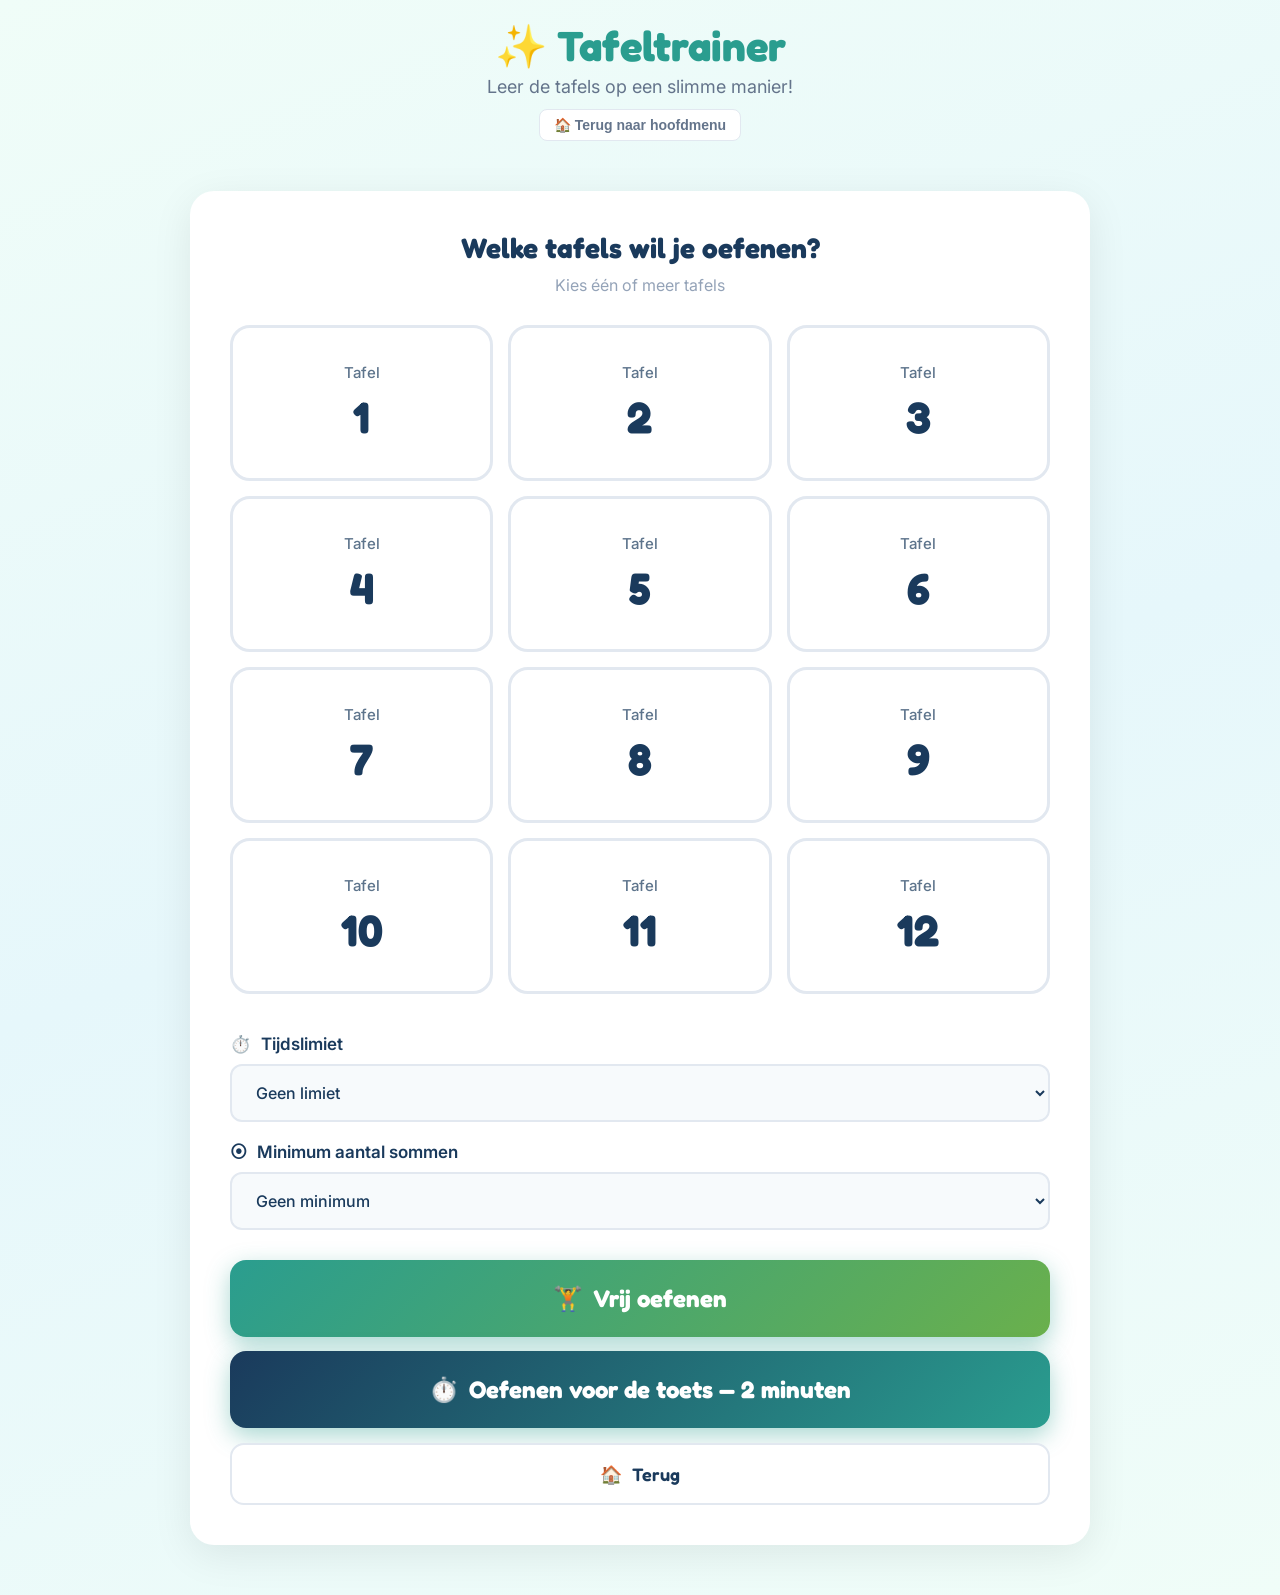
<file: tafels.html>
<!DOCTYPE html>
<html lang="nl">
<head>
    <meta charset="UTF-8">
    <meta name="viewport" content="width=device-width, initial-scale=1.0, maximum-scale=1.0, user-scalable=no, viewport-fit=cover">
    <meta name="mobile-web-app-capable" content="yes">
    <meta name="apple-mobile-web-app-capable" content="yes">
    <meta name="apple-mobile-web-app-status-bar-style" content="black-translucent">
    <title>Tafels — Schoolvenster</title>
    <link rel="icon" href="https://app.schoolvenster.nl/assets/logo.png">
    <link href="https://fonts.googleapis.com/css2?family=Fredoka:wght@400;500;600;700&family=Inter:wght@400;500;600;700;800&display=swap" rel="stylesheet">
    <style>
        /* ============================================================
           TAFELTRAINER — Schoolvenster
           Versie 2.0 | September 2026
           Oefenscherm volledig herzien: eigen cijfertoetsenbord,
           geen iPad-toetsenbord meer. Geoptimaliseerd voor iPad 7
           in liggende stand.
           LET OP: het adaptieve algoritme is ONGEWIJZIGD gebleven.
           ============================================================ */

        * { margin: 0; padding: 0; box-sizing: border-box; }

        body {
            font-family: 'Inter', -apple-system, sans-serif;
            background: linear-gradient(160deg, #f0fdf8 0%, #e6f7fb 50%, #f0fdf8 100%);
            min-height: 100vh;
            min-height: 100dvh;
            padding: 20px;
            color: #1a3a5c;
        }

        .container { max-width: 900px; margin: 0 auto; }

        /* ── HEADER ─────────────────────────────────────────────── */
        .header { text-align: center; margin-bottom: 30px; }
        .header h1 { font-family: 'Fredoka', sans-serif; font-size: 42px; color: #2a9d8f; margin-bottom: 5px; }
        .subtitle { font-size: 18px; color: #64748b; }

        /* ── HOOFDMENU ──────────────────────────────────────────── */
        .oefening-grid { display: grid; grid-template-columns: repeat(2, 1fr); gap: 20px; margin-bottom: 30px; }

        .oefening-card {
            background: white; border: 3px solid #e2e8f0; border-radius: 20px;
            padding: 40px 30px; text-align: center; cursor: pointer;
            transition: all 0.3s ease; position: relative;
        }
        .oefening-card:hover:not(.disabled) {
            border-color: #2a9d8f; transform: translateY(-4px);
            box-shadow: 0 12px 30px rgba(42, 157, 143, 0.3);
        }
        .oefening-card.disabled { opacity: 0.5; cursor: not-allowed; }
        .oefening-card .icon { font-size: 60px; margin-bottom: 15px; }
        .oefening-card .title { font-family: 'Fredoka', sans-serif; font-size: 28px; font-weight: 600; margin-bottom: 8px; }
        .oefening-card .beschrijving { font-size: 16px; opacity: 0.8; }
        .oefening-card.disabled .badge {
            position: absolute; top: 15px; right: 15px; background: #fed7aa; color: #c05621;
            padding: 6px 12px; border-radius: 8px; font-size: 12px; font-weight: 600;
        }

        /* ── KAARTEN ────────────────────────────────────────────── */
        .card {
            background: white; border-radius: 24px; padding: 40px;
            box-shadow: 0 10px 40px rgba(0, 0, 0, 0.08); margin-bottom: 30px;
        }
        .card h2 { font-family: 'Fredoka', sans-serif; font-size: 28px; color: #1a3a5c; margin-bottom: 10px; text-align: center; }
        .hint { text-align: center; color: #94a3b8; font-size: 16px; margin-bottom: 30px; }

        /* ── TAFELKEUZE ─────────────────────────────────────────── */
        .tafel-grid { display: grid; grid-template-columns: repeat(3, 1fr); gap: 15px; margin-bottom: 40px; }

        .tafel-btn {
            padding: 35px 20px; border: 3px solid #e2e8f0; background: white; color: #1a3a5c;
            border-radius: 20px; cursor: pointer; transition: all 0.3s ease; position: relative;
            display: flex; flex-direction: column; align-items: center; justify-content: center;
            min-height: 130px; font-family: 'Inter', sans-serif;
        }
        .tafel-btn:hover { transform: translateY(-2px); box-shadow: 0 4px 12px rgba(0, 0, 0, 0.1); }
        .tafel-btn.selected { background: linear-gradient(135deg, #2a9d8f, #6ab04c); border-color: #2a9d8f; color: white; }
        .tafel-btn.selected::after {
            content: '✓'; position: absolute; top: 12px; right: 15px;
            font-size: 22px; font-weight: 800; color: white;
        }
        .tafel-label { display: block; font-size: 15px; opacity: 0.7; margin-bottom: 8px; font-weight: 500; }
        .tafel-nummer { font-family: 'Fredoka', sans-serif; font-size: 44px; font-weight: 700; }

        /* ── INSTELLINGEN ───────────────────────────────────────── */
        .settings { margin: 30px 0; }
        .setting-row { margin-bottom: 20px; }
        .setting-row label {
            display: flex; align-items: center; gap: 10px; font-size: 17px;
            font-weight: 600; color: #1a3a5c; margin-bottom: 10px;
        }
        .setting-row select {
            width: 100%; padding: 16px 20px; font-size: 16px; border: 2px solid #e2e8f0;
            border-radius: 12px; background: #f7fafc; color: #1a3a5c; cursor: pointer;
            font-weight: 500; font-family: 'Inter', sans-serif;
        }

        /* ── KNOPPEN ────────────────────────────────────────────── */
        .btn-primary {
            width: 100%; padding: 24px; font-size: 24px; font-weight: 700;
            font-family: 'Fredoka', sans-serif;
            background: linear-gradient(135deg, #2a9d8f, #6ab04c); color: white; border: none;
            border-radius: 16px; cursor: pointer; box-shadow: 0 8px 24px rgba(42, 157, 143, 0.4);
            transition: all 0.3s ease; display: flex; align-items: center; justify-content: center; gap: 10px;
        }
        .btn-primary:hover { transform: translateY(-2px); box-shadow: 0 10px 28px rgba(42, 157, 143, 0.5); }

        .btn-secondary {
            width: 100%; padding: 18px; font-size: 18px; font-weight: 600;
            font-family: 'Fredoka', sans-serif;
            background: white; border: 2px solid #e2e8f0; color: #1a3a5c; border-radius: 14px;
            cursor: pointer; transition: all 0.3s ease;
            display: flex; align-items: center; justify-content: center; gap: 10px;
        }
        .btn-secondary:hover { border-color: #cbd5e0; background: #f7fafc; }

        .back-link {
            display: inline-flex; align-items: center; gap: 6px; color: #64748b;
            text-decoration: none; font-size: 14px; font-weight: 600; padding: 7px 14px;
            border-radius: 8px; border: 1.5px solid #e2e8f0; background: white;
            margin-bottom: 20px; transition: all 0.2s;
        }
        .back-link:hover { border-color: #2a9d8f; color: #2a9d8f; background: #f0fdf8; }


        /* ════════════════════════════════════════════════════════
           OEFENSCHERM — volledig scherm, eigen cijfertoetsenbord
           ════════════════════════════════════════════════════════ */

        /* Het oefenscherm dekt het hele scherm af. Zo hoeft er niets
           gescrold te worden en blijft de som altijd op dezelfde plek
           staan, ongeacht de Safari-knoppenbalk. */
        #oefen-scherm:not(.hidden) {
            position: fixed;
            inset: 0;
            z-index: 40;
            display: flex;
            flex-direction: column;
            height: var(--zichtbaar, 100dvh);
            overflow: hidden;

            /* Stralen-achtergrond in Schoolvenster-kleuren */
            /* Zelfde lichte Schoolvenster-achtergrond als de rest van de app */
            background: linear-gradient(160deg, #f0fdf8 0%, #e6f7fb 50%, #f0fdf8 100%);
        }

        /* Tijdens het oefenen valt er niets te scrollen. */
        html.oefen-actief, body.oefen-actief {
            overflow: hidden;
            overscroll-behavior: none;
            touch-action: manipulation;
        }

        /* ── Het middenpaneel (de lichte verticale baan) ─────────── */
        .spel-wrap {
            flex: 1;
            min-height: 0;
            display: flex;
            justify-content: center;
        }

        .spel-paneel {
            width: 460px;
            max-width: 100%;
            background: linear-gradient(180deg, #35b3a2 0%, #2a9d8f 55%, #23877b 100%);
            box-shadow: 0 0 40px rgba(26, 58, 92, 0.14);
            display: flex;
            flex-direction: column;
            align-items: center;
            justify-content: center;
            padding: 14px 20px;
            position: relative;
        }

        /* In toetsmodus schuift alles wat omhoog, zodat het toetsblok
           hoog in het paneel staat en niet vlak boven de som plakt.
           Extra ruimte ONDER het midden duwt de hele kolom omhoog. */
        .spel-paneel.toets-actief { padding-bottom: 110px; }

        /* Balkje bovenin het paneel: stopknop links, voortgang rechts */
        .paneel-top {
            position: absolute;
            top: 12px; left: 16px; right: 16px;
            display: flex; align-items: flex-start; justify-content: space-between;
            gap: 10px;
        }

        .spel-stop {
            width: 42px; height: 42px;
            border-radius: 12px;
            border: 2px solid rgba(255,255,255,0.35);
            background: rgba(255,255,255,0.15);
            color: white; font-size: 17px; cursor: pointer;
            display: flex; align-items: center; justify-content: center;
            transition: background 0.2s;
            -webkit-tap-highlight-color: transparent;
        }
        .spel-stop:active { background: rgba(255,255,255,0.30); }

        /* Voortgang rechtsboven (aantal sommen en/of resterende tijd) */
        .spel-badge {
            font-family: 'Fredoka', sans-serif;
            font-size: 22px; font-weight: 600; color: white;
            line-height: 1.05; text-align: right;
        }
        .spel-badge small {
            display: block; font-family: 'Inter', sans-serif;
            font-size: 11px; font-weight: 700; letter-spacing: 1.5px;
            text-transform: uppercase; opacity: 0.72; margin-top: 2px;
        }

        /* ── De som ─────────────────────────────────────────────── */
        .spel-som {
            font-family: 'Fredoka', sans-serif;
            font-size: 62px;
            font-weight: 700;
            color: white;
            line-height: 1;
            letter-spacing: 1px;
            text-shadow: 0 3px 0 rgba(0,0,0,0.13);
            margin-bottom: 22px;
            white-space: nowrap;
        }
        .spel-som .times { color: #d8f5c4; }

        /* ── Het antwoordveld ───────────────────────────────────── */
        .spel-antwoord {
            width: 100%;
            max-width: 420px;
            height: 86px;
            background: white;
            border-radius: 22px;
            box-shadow: 0 6px 0 rgba(0,0,0,0.13), 0 10px 26px rgba(0,0,0,0.16);
            display: flex; align-items: center; justify-content: center;
            font-family: 'Fredoka', sans-serif;
            font-size: 52px; font-weight: 700; color: #1a3a5c;
            letter-spacing: 2px;
            margin-bottom: 20px;
            user-select: none;
        }
        /* Knipperend streepje, zodat duidelijk is waar getypt wordt */
        .spel-caret {
            display: inline-block; width: 4px; height: 46px;
            background: #2a9d8f; border-radius: 2px; margin-left: 3px;
            animation: knipper 1s steps(2, start) infinite;
        }
        @keyframes knipper { to { visibility: hidden; } }

        /* ── Cijfertoetsenbord ──────────────────────────────────── */
        .spel-keypad {
            --toets-b: 96px;   /* breedte */
            --toets-h: 74px;   /* hoogte  */
            display: grid;
            grid-template-columns: repeat(4, var(--toets-b));
            grid-template-rows: repeat(4, var(--toets-h));
            gap: 12px;
        }

        .toets {
            border: none;
            border-radius: 16px;
            background: #1a3a5c;
            color: white;
            font-family: 'Fredoka', sans-serif;
            font-size: 38px;
            font-weight: 600;
            cursor: pointer;
            box-shadow: 0 5px 0 #0f2740;
            display: flex; align-items: center; justify-content: center;
            transition: transform 0.06s, box-shadow 0.06s;
            -webkit-tap-highlight-color: transparent;
            user-select: none;
        }
        /* Ingedrukt: de toets zakt in, net als een echte knop */
        .toets:active, .toets.ingedrukt {
            transform: translateY(4px);
            box-shadow: 0 1px 0 #0f2740;
        }

        .toets-wis {
            grid-area: 1 / 4 / 2 / 5;
            background: #2c5c85;
            box-shadow: 0 5px 0 #1b3d5c;
        }
        .toets-wis:active, .toets-wis.ingedrukt { box-shadow: 0 1px 0 #1b3d5c; }
        .toets-wis svg { width: 42px; height: 30px; }

        .toets-ok {
            grid-area: 2 / 4 / 5 / 5;
            background: #6ab04c;
            box-shadow: 0 5px 0 #4d8636;
            font-size: 46px;
        }
        .toets-ok:active, .toets-ok.ingedrukt { box-shadow: 0 1px 0 #4d8636; }

        /* ── TOETSMODUS-BLOK ─────────────────────────────────────
           Staat IN het paneel, direct boven de som. Alle vier de
           onderdelen zitten hier: timer, de twee labels, de
           voortgangsbalk en de aanmoedigingsstrook. */
        .toets-balk {
            width: 100%;
            max-width: 420px;
            margin-bottom: 34px;
            flex: 0 0 auto;
        }
        .toets-timer-groot {
            font-family: 'Fredoka', sans-serif;
            font-size: 46px; font-weight: 700; color: #ffffff;
            text-align: center; line-height: 1; margin-bottom: 10px;
            text-shadow: 0 3px 0 rgba(0, 0, 0, 0.13);
            transition: color 0.3s;
        }
        .toets-timer-groot.urgent { color: #ffe066; animation: pulse 0.5s ease infinite alternate; }
        @keyframes pulse { from { opacity: 1; } to { opacity: 0.5; } }

        .toets-progress-wrap { margin: 0; }
        .toets-progress-label {
            display: flex; justify-content: space-between; gap: 10px;
            font-size: 13px; font-weight: 700; color: rgba(255, 255, 255, 0.88);
            margin-bottom: 5px;
        }
        .toets-progress-bg {
            background: rgba(0, 0, 0, 0.20);
            border-radius: 99px; height: 12px; overflow: hidden;
            box-shadow: inset 0 1px 3px rgba(0, 0, 0, 0.18);
        }
        .toets-progress-bar {
            height: 100%; border-radius: 99px;
            background: linear-gradient(90deg, #a3e635, #6ab04c);
            transition: width 0.5s ease, background 0.3s;
        }
        .toets-progress-bar.achter { background: linear-gradient(90deg, #fbbf24, #ef4444); }
        .toets-progress-bar.voor   { background: linear-gradient(90deg, #a3e635, #6ab04c); }

        .toets-aanmoediging {
            text-align: center; font-size: 14px; font-weight: 700;
            padding: 7px 12px; border-radius: 10px; margin-top: 10px; transition: all 0.3s;
        }
        .toets-aanmoediging.goed   { background: #dcfce7; color: #15803d; }
        .toets-aanmoediging.matig  { background: #fef3c7; color: #92400e; }
        .toets-aanmoediging.slecht { background: #fee2e2; color: #dc2626; }

        /* ── FEEDBACK POPUP ─────────────────────────────────────── */
        .feedback {
            position: fixed;
            left: 50%; top: 50%;
            transform: translate(-50%, -50%) scale(0.9);
            z-index: 1000;
            width: 330px; max-width: 80%;
            border-radius: 24px; text-align: center; padding: 28px 24px;
            opacity: 0; pointer-events: none;
            transition: opacity 0.18s ease, transform 0.18s ease;
            box-shadow: 0 18px 50px rgba(0, 0, 0, 0.32);
        }
        .feedback.show { opacity: 1; transform: translate(-50%, -50%) scale(1); }
        .feedback.goed-feedback { background: linear-gradient(135deg, #6ab04c 0%, #4c9a35 100%); color: white; }
        .feedback.fout-feedback { background: linear-gradient(135deg, #f08080 0%, #e05252 100%); color: white; }

        .feedback .icon-circle {
            width: 62px; height: 62px; border-radius: 50%; background: white;
            display: flex; align-items: center; justify-content: center;
            margin: 0 auto 14px auto; font-size: 34px; font-weight: 800;
        }
        .feedback.goed-feedback .icon-circle { color: #4c9a35; }
        .feedback.fout-feedback .icon-circle { color: #e05252; }
        .feedback .title { font-family: 'Fredoka', sans-serif; font-size: 32px; font-weight: 700; }
        .feedback .sub   { font-family: 'Fredoka', sans-serif; font-size: 26px; font-weight: 600; opacity: 0.95; margin-top: 6px; }

        /* ── STOP-BEVESTIGING ───────────────────────────────────── */
        .stop-overlay {
            position: fixed; inset: 0; background: rgba(26,58,92,0.62);
            display: flex; align-items: center; justify-content: center;
            z-index: 9998; padding: 20px;
        }
        .stop-dialoog {
            background: white; border-radius: 20px; padding: 28px 32px;
            max-width: 380px; width: 100%; text-align: center;
            box-shadow: 0 20px 60px rgba(0,0,0,0.25);
        }
        .stop-dialoog-titel { font-family: 'Fredoka', sans-serif; font-size: 24px; font-weight: 600; color: #1a3a5c; margin-bottom: 6px; }
        .stop-dialoog-sub   { font-size: 15px; color: #64748b; margin-bottom: 22px; }
        .stop-dialoog-knoppen { display: flex; gap: 12px; }
        .stop-nee, .stop-ja {
            flex: 1; padding: 14px 10px; font-size: 17px; font-weight: 700;
            border-radius: 12px; cursor: pointer; font-family: 'Fredoka', sans-serif;
        }
        .stop-nee { background: white; border: 2px solid #e2e8f0; color: #1a3a5c; }
        .stop-ja  { background: #e05252; border: none; color: white; }

        /* ── RESULTATEN ─────────────────────────────────────────── */
        .stats-grid { display: grid; grid-template-columns: repeat(3, 1fr); gap: 15px; margin-bottom: 30px; }
        .stat-box { padding: 25px; border-radius: 16px; text-align: center; }
        .stat-box.goed-box  { background: #dcfce7; }
        .stat-box.fout-box  { background: #fee2e2; }
        .stat-box.score-box { background: #e6f7fb; }
        .stat-box .stat-nummer { font-family: 'Fredoka', sans-serif; font-size: 48px; font-weight: 700; display: block; margin-bottom: 8px; }
        .stat-box.goed-box  .stat-nummer { color: #15803d; }
        .stat-box.fout-box  .stat-nummer { color: #b91c1c; }
        .stat-box.score-box .stat-nummer { color: #1a3a5c; }
        .stat-box .stat-label { font-size: 16px; font-weight: 600; }
        .stat-box.goed-box  .stat-label { color: #276749; }
        .stat-box.fout-box  .stat-label { color: #9b2c2c; }
        .stat-box.score-box .stat-label { color: #1a3a5c; }

        .section-title {
            display: flex; align-items: center; gap: 10px;
            font-family: 'Fredoka', sans-serif; font-size: 22px; font-weight: 600;
            color: #1a3a5c; margin: 30px 0 15px 0;
        }
        .moeilijke-sommen { background: #fef5e7; padding: 20px; border-radius: 12px; margin-bottom: 30px; }
        .som-item {
            display: inline-block; background: white; padding: 12px 20px; margin: 5px;
            border-radius: 10px; font-size: 18px; font-weight: 600; color: #c05621;
            border: 2px solid #fed7aa;
        }

        /* ── TOETS EINDSCHERM ───────────────────────────────────── */
        .toets-eind-score { font-family: 'Fredoka', sans-serif; font-size: 80px; font-weight: 700; text-align: center; line-height: 1; margin: 10px 0 4px; }
        .toets-eind-norm {
            text-align: center; font-size: 16px; font-weight: 700;
            padding: 10px 16px; border-radius: 12px; margin: 10px 0 20px;
        }
        .toets-eind-norm.gehaald { background: #dcfce7; color: #15803d; }
        .toets-eind-norm.bijna   { background: #fef3c7; color: #92400e; }
        .toets-eind-norm.niet    { background: #fee2e2; color: #dc2626; }

        .hidden { display: none !important; }


        /* ════════════════════════════════════════════════════════
           RESPONSIVE — het oefenscherm moet ALTIJD in één beeld
           passen. Er wordt nooit gescrold tijdens het oefenen.
           ════════════════════════════════════════════════════════ */

        /* iPad 7 liggend zonder toetsmodus-balk: ruim voldoende ruimte.
           Met de Safari-knoppenbalk blijft ongeveer 700px over. */
        @media (max-height: 780px) {
            .spel-som { font-size: 54px; margin-bottom: 16px; }
            .spel-antwoord { height: 76px; font-size: 46px; margin-bottom: 16px; }
            .spel-caret { height: 40px; }
            .spel-keypad { --toets-h: 66px; gap: 11px; }
            .toets { font-size: 34px; }
            .toets-ok { font-size: 42px; }

            .spel-paneel.toets-actief { padding-bottom: 80px; }
            .toets-balk { margin-bottom: 26px; }
            .toets-timer-groot { font-size: 38px; margin-bottom: 7px; }
            .toets-aanmoediging { font-size: 13px; padding: 5px 10px; margin-top: 7px; }
        }

        /* Nog krapper (liggend met extra balken van Smoothwall e.d.) */
        @media (max-height: 660px) {
            .spel-paneel { padding: 10px 18px; }
            .spel-som { font-size: 44px; margin-bottom: 12px; }
            .spel-antwoord { height: 64px; font-size: 38px; border-radius: 18px; margin-bottom: 12px; }
            .spel-caret { height: 34px; }
            .spel-keypad { --toets-b: 84px; --toets-h: 56px; gap: 9px; }
            .toets { font-size: 30px; border-radius: 14px; }
            .toets-ok { font-size: 36px; }
            .toets-wis svg { width: 34px; height: 24px; }
            .paneel-top { top: 8px; left: 12px; right: 12px; }
            .spel-stop { width: 36px; height: 36px; font-size: 15px; }
            .spel-badge { font-size: 18px; }

            .spel-paneel.toets-actief { padding-bottom: 50px; }
            .toets-balk { margin-bottom: 18px; max-width: 380px; }
            .toets-timer-groot { font-size: 30px; margin-bottom: 5px; }
            .toets-progress-label { font-size: 12px; margin-bottom: 4px; }
            .toets-progress-bg { height: 9px; }
            .toets-aanmoediging { font-size: 12px; padding: 4px 8px; margin-top: 6px; }
        }

        /* Staand op iPad / grote telefoon */
        @media (max-width: 560px) {
            .spel-paneel { width: 100%; }
            .spel-keypad { --toets-b: 74px; --toets-h: 62px; gap: 10px; }
            .spel-som { font-size: 44px; }
            .spel-antwoord { height: 70px; font-size: 40px; }
        }

        /* Keuze- en resultaatschermen op kleine schermen */
        @media (max-width: 768px) {
            .oefening-grid { grid-template-columns: 1fr; }
            .tafel-grid { grid-template-columns: repeat(2, 1fr); gap: 12px; }
            .tafel-btn { padding: 25px 15px; min-height: 110px; }
            .tafel-label { font-size: 13px; margin-bottom: 6px; }
            .tafel-nummer { font-size: 36px; }
            .card { padding: 20px 15px; }
            .header h1 { font-size: 36px; }
        }

        /* iPad liggend: tafelkeuze in 4 kolommen */
        @media (min-width: 769px) and (max-width: 1180px) {
            .container { max-width: 950px; }
            .tafel-grid { grid-template-columns: repeat(4, 1fr); gap: 18px; }
        }
    </style>
</head>
<body>
    <div class="container">

        <!-- ══════════════════════════════════════════════════════
             HOOFDMENU
             ══════════════════════════════════════════════════════ -->
        <div id="hoofdmenu-scherm" class="hidden">
            <div class="header">
                <h1>✨ Tafeltrainer</h1>
                <p class="subtitle">Leer rekenen op een slimme manier!</p>
            </div>

            <div class="card">
                <h2>Wat wil je oefenen?</h2>
                <p class="hint">Kies een type oefening om te beginnen</p>

                <div class="oefening-grid">
                    <div class="oefening-card" onclick="gaaNaarTafelSelectie()">
                        <div class="icon">✖️</div>
                        <div class="title">Tafels</div>
                        <div class="beschrijving">Keersommen oefenen</div>
                    </div>

                    <div class="oefening-card disabled">
                        <div class="badge">Binnenkort</div>
                        <div class="icon">➕</div>
                        <div class="title">Plussommen</div>
                        <div class="beschrijving">Optellen oefenen</div>
                    </div>

                    <div class="oefening-card disabled">
                        <div class="badge">Binnenkort</div>
                        <div class="icon">➖</div>
                        <div class="title">Minsommen</div>
                        <div class="beschrijving">Aftrekken oefenen</div>
                    </div>

                    <div class="oefening-card disabled">
                        <div class="badge">Binnenkort</div>
                        <div class="icon">➗</div>
                        <div class="title">Deelsommen</div>
                        <div class="beschrijving">Delen oefenen</div>
                    </div>
                </div>
            </div>
        </div>


        <!-- ══════════════════════════════════════════════════════
             TAFELSELECTIE
             ══════════════════════════════════════════════════════ -->
        <div id="tafel-selectie-scherm">
            <div class="header">
                <h1>✨ Tafeltrainer</h1>
                <p class="subtitle">Leer de tafels op een slimme manier!</p>
                <button class="back-link" onclick="toonHoofdmenu()" style="margin-top:12px">🏠 Terug naar hoofdmenu</button>
            </div>

            <div class="card">
                <h2>Welke tafels wil je oefenen?</h2>
                <p class="hint">Kies één of meer tafels</p>

                <div class="tafel-grid" id="tafel-grid">
                    <!-- Wordt gevuld met JavaScript -->
                </div>

                <div class="settings">
                    <div class="setting-row">
                        <label>
                            <span>⏱️</span>
                            <span>Tijdslimiet</span>
                        </label>
                        <select id="tijd-select">
                            <option value="0">Geen limiet</option>
                            <option value="300">5 minuten</option>
                            <option value="600">10 minuten</option>
                            <option value="900">15 minuten</option>
                            <option value="1200">20 minuten</option>
                            <option value="1500">25 minuten</option>
                            <option value="1800">30 minuten</option>
                        </select>
                    </div>

                    <div class="setting-row">
                        <label>
                            <span>⦿</span>
                            <span>Minimum aantal sommen</span>
                        </label>
                        <select id="minimum-select">
                            <option value="0">Geen minimum</option>
                            <option value="30">30 sommen</option>
                            <option value="50">50 sommen</option>
                            <option value="100">100 sommen</option>
                        </select>
                    </div>
                </div>

                <button class="btn-primary" onclick="startOefenen(false)">
                    <span>🏋️</span>
                    <span>Vrij oefenen</span>
                </button>

                <button class="btn-primary" onclick="startOefenen(true)"
                        style="margin-top:14px;background:linear-gradient(135deg,#1a3a5c,#2a9d8f)">
                    <span>⏱️</span>
                    <span>Oefenen voor de toets — 2 minuten</span>
                </button>

                <button class="btn-secondary" onclick="toonHoofdmenu()" style="margin-top: 15px;">
                    <span>🏠</span>
                    <span>Terug</span>
                </button>
            </div>
        </div>


        <!-- ══════════════════════════════════════════════════════
             TOETS EINDSCHERM
             ══════════════════════════════════════════════════════ -->
        <div id="toets-eind-scherm" class="hidden">
            <div class="card" style="text-align:center">
                <div style="font-size:48px;margin-bottom:8px" id="toets-eind-emoji">🏆</div>
                <h2 id="toets-eind-titel">Klaar!</h2>
                <div class="toets-eind-score" id="toets-eind-score" style="color:#2a9d8f">0/50</div>
                <div style="color:#64748b;font-size:15px;margin-bottom:8px">correct in 2 minuten</div>
                <div class="toets-eind-norm gehaald" id="toets-eind-norm">Norm gehaald!</div>

                <div id="toets-fouten-sectie" class="hidden" style="margin-top:20px;text-align:left">
                    <div style="font-size:15px;font-weight:700;color:#dc2626;margin-bottom:10px">❌ Fout gemaakt bij:</div>
                    <div id="toets-fouten-lijst" style="display:flex;flex-wrap:wrap;gap:8px;justify-content:center"></div>
                </div>

                <div style="display:grid;grid-template-columns:1fr 1fr;gap:12px;margin-top:24px">
                    <button class="btn-primary" onclick="herstartToetsModus()" style="font-size:18px;padding:16px">
                        🔁 Opnieuw
                    </button>
                    <button class="btn-secondary" onclick="naarTafelSelectie()" style="font-size:18px;padding:16px">
                        ← Terug
                    </button>
                </div>
            </div>
        </div>


        <!-- ══════════════════════════════════════════════════════
             RESULTATEN (vrij oefenen)
             ══════════════════════════════════════════════════════ -->
        <div id="resultaten-scherm" class="hidden">
            <div class="card">
                <h2 id="resultaat-titel">🏆 Gefeliciteerd!</h2>

                <div class="section-title">📊 Deze sessie</div>

                <div class="stats-grid">
                    <div class="stat-box goed-box">
                        <span class="stat-nummer" id="sessie-goed">0</span>
                        <span class="stat-label">Goed</span>
                    </div>
                    <div class="stat-box fout-box">
                        <span class="stat-nummer" id="sessie-fout">0</span>
                        <span class="stat-label">Fout</span>
                    </div>
                    <div class="stat-box score-box">
                        <span class="stat-nummer" id="sessie-score">0%</span>
                        <span class="stat-label">Score</span>
                    </div>
                </div>

                <div class="section-title">🏆 Totaal (alle sessies)</div>

                <div class="stats-grid">
                    <div class="stat-box goed-box">
                        <span class="stat-nummer" id="totaal-goed">0</span>
                        <span class="stat-label">Goed</span>
                    </div>
                    <div class="stat-box fout-box">
                        <span class="stat-nummer" id="totaal-fout">0</span>
                        <span class="stat-label">Fout</span>
                    </div>
                    <div class="stat-box score-box">
                        <span class="stat-nummer" id="totaal-score">0%</span>
                        <span class="stat-label">Score</span>
                    </div>
                </div>

                <div id="moeilijke-sommen-sectie" class="hidden">
                    <div class="section-title">⚠️ Moeilijke sommen</div>
                    <div class="moeilijke-sommen" id="moeilijke-sommen-lijst"></div>
                </div>

                <button class="btn-primary" onclick="opnieuw()" style="margin-top: 30px;">
                    <span>↻</span>
                    <span>Opnieuw</span>
                </button>
            </div>
        </div>

    </div><!-- einde .container -->


    <!-- ══════════════════════════════════════════════════════════
         OEFENSCHERM — staat BUITEN de container zodat het het
         volledige scherm kan vullen (fixed, inset 0).
         ══════════════════════════════════════════════════════════ -->
    <div id="oefen-scherm" class="hidden">

        <!-- SPEELVELD -->
        <div class="spel-wrap">
            <div class="spel-paneel">

                <!-- Stopknop links, voortgang rechts -->
                <div class="paneel-top">
                    <button class="spel-stop" id="spel-stop" type="button" aria-label="Stoppen">⏹</button>
                    <div class="spel-badge" id="voortgang-indicator" style="display:none"></div>
                </div>

                <!-- TOETSMODUS-BLOK — alleen zichtbaar bij "oefenen voor de toets".
                     Staat boven de som, binnen het paneel. -->
                <div id="toets-balk" class="toets-balk hidden">
                    <div class="toets-timer-groot" id="toets-timer-groot">2:00</div>
                    <div class="toets-progress-wrap">
                        <div class="toets-progress-label">
                            <span id="toets-sommen-label">0 / 50 sommen</span>
                            <span id="toets-tempo-label">Tempo: —</span>
                        </div>
                        <div class="toets-progress-bg">
                            <div class="toets-progress-bar voor" id="toets-progress-bar" style="width:0%"></div>
                        </div>
                    </div>
                    <div class="toets-aanmoediging goed" id="toets-aanmoediging">💪 Blijf zo doorgaan!</div>
                </div>

                <!-- De som -->
                <div class="spel-som" id="som-display">5 <span class="times">×</span> 7</div>

                <!-- Antwoordveld (geen echt invoerveld → geen iPad-toetsenbord) -->
                <div class="spel-antwoord" id="antwoord-veld">
                    <span id="antwoord-tekst"></span><span class="spel-caret" id="antwoord-caret"></span>
                </div>

                <!-- Eigen cijfertoetsenbord -->
                <div class="spel-keypad" id="spel-keypad">
                    <button type="button" class="toets" data-toets="1">1</button>
                    <button type="button" class="toets" data-toets="2">2</button>
                    <button type="button" class="toets" data-toets="3">3</button>

                    <button type="button" class="toets toets-wis" data-toets="wis" aria-label="Wissen">
                        <svg viewBox="0 0 24 17" fill="none" xmlns="http://www.w3.org/2000/svg">
                            <path d="M8.2 1.2 1.4 7.7a1.1 1.1 0 0 0 0 1.6l6.8 6.5c.2.2.5.3.8.3H21a2 2 0 0 0 2-2V3a2 2 0 0 0-2-2H9c-.3 0-.6.1-.8.2Z"
                                  stroke="white" stroke-width="2" stroke-linejoin="round"/>
                            <path d="m12.5 6 5 5M17.5 6l-5 5" stroke="white" stroke-width="2" stroke-linecap="round"/>
                        </svg>
                    </button>

                    <button type="button" class="toets" data-toets="4">4</button>
                    <button type="button" class="toets" data-toets="5">5</button>
                    <button type="button" class="toets" data-toets="6">6</button>

                    <button type="button" class="toets" data-toets="7">7</button>
                    <button type="button" class="toets" data-toets="8">8</button>
                    <button type="button" class="toets" data-toets="9">9</button>

                    <button type="button" class="toets" data-toets="-">-</button>
                    <button type="button" class="toets" data-toets="0">0</button>
                    <button type="button" class="toets" data-toets=".">.</button>

                    <button type="button" class="toets toets-ok" data-toets="ok" aria-label="Controleer">›</button>
                </div>

            </div>
        </div>

        <!-- Eigen bevestiging: confirm() wordt op beheerde iPads onderdrukt -->
        <div id="stop-overlay" class="stop-overlay hidden">
            <div class="stop-dialoog">
                <div class="stop-dialoog-titel">Wil je stoppen?</div>
                <div class="stop-dialoog-sub">Je ziet dan je resultaten.</div>
                <div class="stop-dialoog-knoppen">
                    <button class="stop-nee" id="stop-nee">Nee, doorgaan</button>
                    <button class="stop-ja"  id="stop-ja">Ja, stoppen</button>
                </div>
            </div>
        </div>

        <div class="feedback" id="feedback"></div>
    </div>

    <script>
    /* ============================================================
       TAFELTRAINER — JavaScript
       ------------------------------------------------------------
       LET OP: het ADAPTIEVE ALGORITME is ongewijzigd overgenomen.
       Alleen de invoer is veranderd: geen <input> meer (dus geen
       iPad-toetsenbord), maar een eigen cijfertoetsenbord.
       ============================================================ */


    /* ── GELUID ──────────────────────────────────────────────────
       iPad en Safari starten de geluidsmotor GEBLOKKEERD. Hij komt
       pas vrij na een echte aanraking. Zonder wekGeluid() blijft
       het dus stil op een schooltablet. */
    const AudioCtor = window.AudioContext || window.webkitAudioContext;
    const audioContext = AudioCtor ? new AudioCtor() : null;

    function wekGeluid() {
        if (audioContext && audioContext.state === 'suspended') {
            const p = audioContext.resume();
            if (p && p.catch) p.catch(function () {});
        }
    }

    // Blijft luisteren: als de eerste poging mislukt, slaagt de volgende.
    ['pointerdown', 'touchstart', 'touchend', 'mousedown', 'keydown'].forEach(function (evt) {
        document.addEventListener(evt, wekGeluid, { passive: true });
    });

    function playGoedGeluid() {
        if (!audioContext) return;
        wekGeluid();
        const oscillator = audioContext.createOscillator();
        const gainNode   = audioContext.createGain();
        oscillator.connect(gainNode);
        gainNode.connect(audioContext.destination);
        oscillator.frequency.value = 800;
        gainNode.gain.setValueAtTime(0.3, audioContext.currentTime);
        gainNode.gain.exponentialRampToValueAtTime(0.01, audioContext.currentTime + 0.15);
        oscillator.start(audioContext.currentTime);
        oscillator.stop(audioContext.currentTime + 0.15);
    }

    function playFoutGeluid() {
        if (!audioContext) return;
        wekGeluid();
        const oscillator = audioContext.createOscillator();
        const gainNode   = audioContext.createGain();
        oscillator.connect(gainNode);
        gainNode.connect(audioContext.destination);
        oscillator.frequency.value = 200;
        gainNode.gain.setValueAtTime(0.3, audioContext.currentTime);
        gainNode.gain.exponentialRampToValueAtTime(0.01, audioContext.currentTime + 0.2);
        oscillator.start(audioContext.currentTime);
        oscillator.stop(audioContext.currentTime + 0.2);
    }


    /* ── STATE ───────────────────────────────────────────────── */
    let geselecteerdeTafels = [];
    let queue        = [];   // Normale sommen (nog niet fout geweest)
    let foutQueue    = [];   // Sommen die fout waren (moeten 3x terug)
    let huidigeSom   = null;
    let somTeller    = 0;    // aantal getoonde sommen deze sessie
    let vorigeSomSleutel = null;   // anti-herhaling: nooit 2x dezelfde som achter elkaar
    let stopVraagOpen = false;
    let tijdLimiet   = null;
    let minimumSommen = null;
    let startTijd    = null;
    let wachtOpFeedback = false;   // blokkeert invoer tijdens feedback popup
    let antwoordWaarde  = '';      // wat de leerling tot nu toe heeft ingetikt

    const MAX_CIJFERS = 5;

    let stats = {
        huidigGoed: 0,
        huidigFout: 0,
        totaalGoed: 0,
        totaalFout: 0,
        sommenTeller: 0
    };


    /* ── LOCALSTORAGE ────────────────────────────────────────── */
    function loadStats() {
        try {
            const saved = localStorage.getItem('tafeltrainer-stats');
            if (saved) {
                const data = JSON.parse(saved);
                stats.totaalGoed = data.totaalGoed || 0;
                stats.totaalFout = data.totaalFout || 0;
            }
        } catch (e) { /* privémodus: gewoon zonder totalen verder */ }
    }

    function saveStats() {
        try {
            localStorage.setItem('tafeltrainer-stats', JSON.stringify({
                totaalGoed: stats.totaalGoed,
                totaalFout: stats.totaalFout
            }));
        } catch (e) { /* niets aan de hand */ }
    }


    /* ── SCHERMHOOGTE & SCROLLVERGRENDELING ──────────────────────
       Zonder toetsenbord is er geen verspringende viewport meer,
       maar de Safari-knoppenbalk kan nog steeds ruimte innemen.
       --zichtbaar houdt de werkelijke hoogte bij. */
    function zetZichtbareHoogte() {
        const h = window.visualViewport ? window.visualViewport.height : window.innerHeight;
        document.documentElement.style.setProperty('--zichtbaar', Math.round(h) + 'px');
    }

    function vergrendelScroll() {
        window.scrollTo(0, 0);
        document.documentElement.classList.add('oefen-actief');
        document.body.classList.add('oefen-actief');
        [60, 250, 600].forEach(function (ms) {
            setTimeout(function () { window.scrollTo(0, 0); zetZichtbareHoogte(); }, ms);
        });
    }

    function ontgrendelScroll() {
        document.documentElement.classList.remove('oefen-actief');
        document.body.classList.remove('oefen-actief');
    }


    /* ── ANTWOORDVELD & CIJFERTOETSENBORD ────────────────────── */

    function toonAntwoord() {
        document.getElementById('antwoord-tekst').textContent = antwoordWaarde;
    }

    function wisAntwoord() {
        antwoordWaarde = '';
        toonAntwoord();
    }

    /**
     * Verwerkt één toetsaanslag van het eigen toetsenbord.
     * k = '0'..'9' | '-' | '.' | 'wis' | 'ok'
     */
    function typToets(k) {
        // Tijdens de feedback-popup of de stopvraag doet het toetsenbord niets
        if (wachtOpFeedback || stopVraagOpen) return;
        if (toetsModus && toetsBezig) return;

        if (k === 'ok') {
            controleerAntwoord();
            return;
        }

        if (k === 'wis') {
            antwoordWaarde = antwoordWaarde.slice(0, -1);
            toonAntwoord();
            return;
        }

        if (k === '-') {
            // Minteken alleen vooraan, en maar één keer
            if (antwoordWaarde === '') { antwoordWaarde = '-'; toonAntwoord(); }
            return;
        }

        if (k === '.') {
            // Maar één komma, en niet als allereerste teken
            if (antwoordWaarde !== '' && antwoordWaarde !== '-' && antwoordWaarde.indexOf('.') === -1) {
                antwoordWaarde += '.';
                toonAntwoord();
            }
            return;
        }

        // Cijfer
        if (antwoordWaarde.replace('-', '').replace('.', '').length >= MAX_CIJFERS) return;
        antwoordWaarde += k;
        toonAntwoord();
    }

    function koppelKeypad() {
        const keypad = document.getElementById('spel-keypad');

        function indrukken(e) {
            const knop = e.target.closest('.toets');
            if (!knop) return;
            e.preventDefault();          // voorkomt dat iOS er een dubbele tik van maakt
            knop.classList.add('ingedrukt');
            setTimeout(function () { knop.classList.remove('ingedrukt'); }, 110);
            typToets(knop.dataset.toets);
        }

        // pointerdown reageert direct — geen 300ms wachttijd zoals bij click
        if (window.PointerEvent) {
            keypad.addEventListener('pointerdown', indrukken);
        } else {
            keypad.addEventListener('touchstart', indrukken, { passive: false });
            keypad.addEventListener('mousedown', indrukken);
        }

        // Fysiek toetsenbord (handig bij testen op een laptop)
        document.addEventListener('keydown', function (e) {
            const oefenScherm = document.getElementById('oefen-scherm');
            if (!oefenScherm || oefenScherm.classList.contains('hidden')) return;

            if (e.key >= '0' && e.key <= '9')      { e.preventDefault(); typToets(e.key); }
            else if (e.key === 'Backspace')        { e.preventDefault(); typToets('wis'); }
            else if (e.key === 'Enter')            { e.preventDefault(); typToets('ok'); }
            else if (e.key === '-')                { e.preventDefault(); typToets('-'); }
            else if (e.key === '.' || e.key === ',') { e.preventDefault(); typToets('.'); }
        });
    }


    /* ── INITIALISATIE ───────────────────────────────────────── */
    function init() {
        loadStats();
        maakTafelGrid();
        koppelKeypad();

        zetZichtbareHoogte();
        if (window.visualViewport) {
            window.visualViewport.addEventListener('resize', zetZichtbareHoogte);
        }
        window.addEventListener('orientationchange', function () {
            setTimeout(zetZichtbareHoogte, 300);
        });
        window.addEventListener('resize', zetZichtbareHoogte);

        // Stopknop in het paneel
        const stopKnop = document.getElementById('spel-stop');
        stopKnop.addEventListener('click', stopOefenen);

        // Knoppen in de stopbevestiging
        document.getElementById('stop-ja').addEventListener('click', stopBevestig);
        document.getElementById('stop-nee').addEventListener('click', stopAnnuleer);
    }


    /* ── NAVIGATIE ───────────────────────────────────────────── */
    function toonHoofdmenu() {
        ontgrendelScroll();
        document.getElementById('hoofdmenu-scherm').classList.remove('hidden');
        document.getElementById('tafel-selectie-scherm').classList.add('hidden');
        document.getElementById('oefen-scherm').classList.add('hidden');
        document.getElementById('resultaten-scherm').classList.add('hidden');
    }

    function gaaNaarTafelSelectie() {
        document.getElementById('hoofdmenu-scherm').classList.add('hidden');
        document.getElementById('tafel-selectie-scherm').classList.remove('hidden');
    }

    function maakTafelGrid() {
        const grid = document.getElementById('tafel-grid');
        for (let i = 1; i <= 12; i++) {
            const btn = document.createElement('button');
            btn.className = 'tafel-btn';
            btn.innerHTML = '<span class="tafel-label">Tafel</span><span class="tafel-nummer">' + i + '</span>';
            btn.onclick = () => toggleTafel(i, btn);
            grid.appendChild(btn);
        }
    }

    function toggleTafel(tafel, btn) {
        if (geselecteerdeTafels.includes(tafel)) {
            geselecteerdeTafels = geselecteerdeTafels.filter(t => t !== tafel);
            btn.classList.remove('selected');
        } else {
            geselecteerdeTafels.push(tafel);
            btn.classList.add('selected');
        }
    }


    /* ── START VRIJ OEFENEN ──────────────────────────────────── */
    function startOefenen_orig() {
        if (geselecteerdeTafels.length === 0) {
            alert('❌ Selecteer minstens één tafel!');
            return;
        }

        // Herstel de gewone oefen-interface
        toetsModus = false;
        if (toetsTimer) { clearInterval(toetsTimer); toetsTimer = null; }
        document.getElementById('toets-balk').classList.add('hidden');
        document.getElementById('toets-eind-scherm').classList.add('hidden');
        document.getElementById('spel-stop').style.display = '';
        document.querySelector('.spel-paneel').classList.remove('toets-actief');

        // Reset
        stats.huidigGoed   = 0;
        stats.huidigFout   = 0;
        stats.sommenTeller = 0;
        somTeller          = 0;
        vorigeSomSleutel   = null;
        wachtOpFeedback    = false;
        wisAntwoord();

        // Instellingen
        tijdLimiet    = parseInt(document.getElementById('tijd-select').value);
        minimumSommen = parseInt(document.getElementById('minimum-select').value);
        startTijd     = tijdLimiet > 0 ? Date.now() : null;

        // Maak sommen MET failCount/successCount
        queue     = [];
        foutQueue = [];
        geselecteerdeTafels.forEach(tafel => {
            for (let i = 1; i <= 10; i++) {
                queue.push({ a: i, b: tafel, failCount: 0, successCount: 0 });
            }
        });
        shuffle(queue);

        // Start
        document.getElementById('tafel-selectie-scherm').classList.add('hidden');
        document.getElementById('oefen-scherm').classList.remove('hidden');
        vergrendelScroll();

        volgendeSom();

        // Timer-interval (update elke seconde)
        if (window.timerInterval) clearInterval(window.timerInterval);
        if (tijdLimiet > 0) {
            window.timerInterval = setInterval(updateVoortgang, 1000);
        }
    }

    function shuffle(array) {
        for (let i = array.length - 1; i > 0; i--) {
            const j = Math.floor(Math.random() * (i + 1));
            [array[i], array[j]] = [array[j], array[i]];
        }
    }

    function volgendeSom() {
        if (checkStopVoorwaarde()) {
            toonResultaten();
            return;
        }

        huidigeSom = getVolgendeSomInternal();

        if (!huidigeSom) {
            toonResultaten();
            return;
        }

        toonSom(huidigeSom);
        updateVoortgang();

        // Feedback leegmaken
        const feedback = document.getElementById('feedback');
        feedback.className = 'feedback';
        feedback.innerHTML = '';
    }


    /* ── VOORTGANG RECHTSBOVEN IN HET PANEEL ─────────────────── */
    function updateVoortgang() {
        const indicator = document.getElementById('voortgang-indicator');

        // Check of we moeten stoppen
        if (checkStopVoorwaarde()) {
            toonResultaten();
            return;
        }

        let groot = '';
        let klein = '';

        // Minimum sommen
        if (minimumSommen > 0) {
            groot = stats.sommenTeller + '/' + minimumSommen;
            klein = 'sommen';
        }

        // Timer
        if (tijdLimiet > 0 && startTijd) {
            const verstreken = Math.floor((Date.now() - startTijd) / 1000);
            const resterend  = Math.max(0, tijdLimiet - verstreken);
            const minuten    = Math.floor(resterend / 60);
            const seconden   = resterend % 60;
            const tijdText   = minuten + ':' + seconden.toString().padStart(2, '0');

            if (groot) {
                klein = 'sommen · ' + tijdText;
            } else {
                groot = tijdText;
                klein = 'tijd over';
            }
        }

        if (groot) {
            indicator.innerHTML = groot + '<small>' + klein + '</small>';
            indicator.style.display = 'block';
        } else {
            indicator.style.display = 'none';
        }
    }


    /* ════════════════════════════════════════════════════════════
       ADAPTIEF ALGORITME — ONGEWIJZIGD
       Zie ALGORITME-ADAPTIEF.md. Niets in dit blok aanpassen.
       ════════════════════════════════════════════════════════════ */

    function getVolgendeSom() {
        // Zoek in foutQueue naar een som die AL 3 beurten heeft gewacht (due)
        let besteIndex = -1;
        for (let i = 0; i < foutQueue.length; i++) {
            if (foutQueue[i].dueAt <= somTeller) {
                besteIndex = i;
                break;
            }
        }

        if (besteIndex >= 0) {
            const som = foutQueue.splice(besteIndex, 1)[0];
            console.log('getVolgendeSom uit foutQueue (due):', som, 'somTeller:', somTeller);
            return som;
        }

        // Anders uit normale queue
        if (queue.length > 0) {
            const som = queue.shift();
            console.log('getVolgendeSom uit queue:', som, 'queue length:', queue.length);
            return som;
        }

        // BELANGRIJK: GEEN forced-fallback meer die een niet-due foutQueue-item
        // pakt! Dat kon dezelfde som direct achter elkaar tonen (bijv. net
        // fout gedaan, geen andere sommen meer in queue → direct weer dezelfde).
        // Als queue leeg is, laat getVolgendeSomInternal een verse ronde klaarzetten.
        console.log('getVolgendeSom: queue leeg, geen due foutQueue-item');
        return null;
    }

    function somSleutel(som) {
        return som.a + 'x' + som.b;
    }

    // Zoek een som die NIET gelijk is aan 'exclude' - gebruikt als de
    // normale keuze toevallig dezelfde som is als de vorige beurt.
    function vindAlternatiefVoor(exclude) {
        const excludeKey = somSleutel(exclude);

        // Eerst in queue zoeken (normale sommen)
        for (let i = 0; i < queue.length; i++) {
            if (somSleutel(queue[i]) !== excludeKey) {
                return queue.splice(i, 1)[0];
            }
        }
        // Dan in foutQueue zoeken (ongeacht due - beter een vroege herhaling
        // dan een DIRECTE herhaling van dezelfde som)
        for (let i = 0; i < foutQueue.length; i++) {
            if (somSleutel(foutQueue[i]) !== excludeKey) {
                return foutQueue.splice(i, 1)[0];
            }
        }
        return null; // Geen alternatief beschikbaar (zeldzaam)
    }

    // Zet een som terug op de juiste plek (queue of foutQueue, afhankelijk
    // van of hij een dueAt heeft) nadat hij opzij is gezet voor een alternatief.
    function zetSomTerug(som) {
        if (som.dueAt !== undefined) {
            foutQueue.push(som);
        } else {
            queue.unshift(som); // vooraan, komt snel weer aan de beurt
        }
    }

    function getVolgendeSomInternal() {
        if (checkStopVoorwaarde()) return null;

        somTeller++;

        // Pak volgende som (eerst due foutQueue, dan queue)
        let som = getVolgendeSom();

        // Als queue EN foutQueue (due) beide niks opleveren: shuffle de hele
        // lijst opnieuw (net als Irregular Verbs) - GEEN losse willekeurige
        // sommen meer, anders werkt "achteraan in de queue" niet meer.
        if (!som && geselecteerdeTafels.length > 0) {
            geselecteerdeTafels.forEach(tafel => {
                for (let i = 1; i <= 10; i++) {
                    queue.push({ a: i, b: tafel, failCount: 0, successCount: 0 });
                }
            });
            shuffle(queue);
            som = getVolgendeSom();
        }

        // ANTI-HERHALING: dezelfde som mag NOOIT 2x (of vaker) direct
        // achter elkaar verschijnen - ook niet via de adaptieve herhaling.
        if (som && vorigeSomSleutel && somSleutel(som) === vorigeSomSleutel) {
            console.log('Zelfde som als vorige beurt gedetecteerd:', somSleutel(som), '- zoek alternatief');
            const alternatief = vindAlternatiefVoor(som);
            if (alternatief) {
                zetSomTerug(som);
                som = alternatief;
                console.log('Alternatief gevonden:', somSleutel(som));
            } else {
                console.log('Geen alternatief beschikbaar - herhaling geaccepteerd (zeldzaam)');
            }
        }

        if (som) vorigeSomSleutel = somSleutel(som);

        return som;
    }

    function checkStopVoorwaarde() {
        let tijdBereikt    = false;
        let minimumBereikt = false;

        if (tijdLimiet > 0 && startTijd) {
            const verstreken = (Date.now() - startTijd) / 1000;
            tijdBereikt = verstreken >= tijdLimiet;
        }

        if (minimumSommen > 0) {
            minimumBereikt = stats.sommenTeller >= minimumSommen;
        }

        if (tijdLimiet > 0 && minimumSommen > 0) {
            return tijdBereikt || minimumBereikt;
        }

        if (tijdLimiet > 0) {
            return tijdBereikt;
        }

        if (minimumSommen > 0) {
            return minimumBereikt;
        }

        // GEEN timer/minimum = NOOIT automatisch stoppen
        // Gebruiker stopt zelf met stopknop
        return false;
    }

    /* ════════════════════════════════════════════════════════════
       EINDE ONGEWIJZIGD ALGORITME-BLOK
       ════════════════════════════════════════════════════════════ */


    function toonSom(som) {
        const a = som.a || som[0];
        const b = som.b || som[1];
        document.getElementById('som-display').innerHTML =
            a + ' <span class="times">×</span> ' + b;
    }


    /* ── ANTWOORD CONTROLEREN (vrij oefenen) ─────────────────── */
    function controleerAntwoordOrig() {
        if (wachtOpFeedback) { return; }

        const antwoord = parseInt(antwoordWaarde, 10);
        if (isNaN(antwoord) || antwoordWaarde === '' || antwoordWaarde === '-') {
            return;   // niets ingetikt: gewoon wachten
        }

        const a = huidigeSom.a || huidigeSom[0];
        const b = huidigeSom.b || huidigeSom[1];
        const correct = a * b;

        stats.sommenTeller++;

        const feedback = document.getElementById('feedback');
        let feedbackDuur = 800;

        if (antwoord === correct) {
            // GOED!
            stats.huidigGoed++;
            stats.totaalGoed++;

            playGoedGeluid();

            feedback.innerHTML =
                '<div class="icon-circle">✓</div>' +
                '<div class="title">Goed zo! 🎉</div>';
            feedback.className = 'feedback goed-feedback show';
            feedbackDuur = 800;

            // Als som eerder fout was (uit foutQueue):
            if (huidigeSom.failCount && huidigeSom.failCount > 0) {
                huidigeSom.successCount++;
                console.log('Goed! successCount nu:', huidigeSom.successCount);

                if (huidigeSom.successCount < 3) {
                    // Nog niet 3x goed - terug naar foutQueue, weer 3 beurten wachten
                    huidigeSom.dueAt = somTeller + 3;
                    foutQueue.push(huidigeSom);
                    console.log('Nog niet 3x - terug naar foutQueue, dueAt:', huidigeSom.dueAt);
                } else {
                    // 3x goed! - reset naar "normale" som en achteraan queue.
                    // BELANGRIJK: failCount/successCount resetten, anders wordt
                    // deze som bij de volgende GOEDE beurt weer als "was fout"
                    // behandeld en blijft hij voor altijd rondzingen in de queue!
                    console.log('3x goed! Reset en naar queue (klaar met herhalen)');
                    huidigeSom.failCount    = 0;
                    huidigeSom.successCount = 0;
                    delete huidigeSom.dueAt;
                    queue.push(huidigeSom);
                }
            }
            // Als failCount === 0: som was nooit fout, direct klaar
        } else {
            // FOUT!
            stats.huidigFout++;
            stats.totaalFout++;

            console.log('FOUT:', a, 'x', b);
            playFoutGeluid();

            feedback.innerHTML =
                '<div class="icon-circle">✗</div>' +
                '<div class="title">Helaas!</div>' +
                '<div class="sub">' + a + ' × ' + b + ' = ' + correct + '</div>';
            feedback.className = 'feedback fout-feedback show';
            feedbackDuur = 1500;

            // FOUT - KOPIE maken zodat failCount/successCount apart bijgehouden worden
            const somKopie = {
                a: huidigeSom.a,
                b: huidigeSom.b,
                failCount: (huidigeSom.failCount || 0) + 1,
                successCount: 0,
                dueAt: somTeller + 3   // Komt terug na 3 andere sommen
            };

            console.log('Som naar foutQueue:', somKopie, 'dueAt:', somKopie.dueAt, 'huidige somTeller:', somTeller);
            foutQueue.push(somKopie);
            console.log('foutQueue na push:', foutQueue);
        }

        saveStats();

        wisAntwoord();
        wachtOpFeedback = true;

        setTimeout(() => {
            const fb = document.getElementById('feedback');
            fb.className = 'feedback';
            fb.innerHTML = '';

            wachtOpFeedback = false;
            wisAntwoord();

            volgendeSom();
        }, feedbackDuur);
    }


    /* ── STOPPEN ─────────────────────────────────────────────── */
    function stopOefenen() {
        stopVraagOpen = true;
        // In toetsmodus loopt de klok door terwijl de vraag openstaat:
        // even pauzeren, anders kost twijfelen kostbare seconden.
        if (toetsModus) pauzeerToetsKlok();
        document.getElementById('stop-overlay').classList.remove('hidden');
    }

    function stopBevestig() {
        document.getElementById('stop-overlay').classList.add('hidden');
        stopVraagOpen = false;
        if (toetsModus) {
            eindeToetsModus();      // toont het toets-eindscherm met score en fouten
        } else {
            toonResultaten();
        }
    }

    function stopAnnuleer() {
        document.getElementById('stop-overlay').classList.add('hidden');
        stopVraagOpen = false;
        if (toetsModus && toetsResterend > 0) startToetsKlok();
    }


    /* ── RESULTATEN (vrij oefenen) ───────────────────────────── */
    function toonResultaten() {
        if (window.timerInterval) {
            clearInterval(window.timerInterval);
            window.timerInterval = null;
        }

        ontgrendelScroll();
        document.getElementById('oefen-scherm').classList.add('hidden');
        document.getElementById('resultaten-scherm').classList.remove('hidden');
        window.scrollTo(0, 0);

        const totaalHuidig = stats.huidigGoed + stats.huidigFout;
        const percHuidig   = totaalHuidig > 0 ? Math.round((stats.huidigGoed / totaalHuidig) * 100) : 0;

        const totaalAlles = stats.totaalGoed + stats.totaalFout;
        const percTotaal  = totaalAlles > 0 ? Math.round((stats.totaalGoed / totaalAlles) * 100) : 0;

        document.getElementById('sessie-goed').textContent  = stats.huidigGoed;
        document.getElementById('sessie-fout').textContent  = stats.huidigFout;
        document.getElementById('sessie-score').textContent = percHuidig + '%';

        document.getElementById('totaal-goed').textContent  = stats.totaalGoed;
        document.getElementById('totaal-fout').textContent  = stats.totaalFout;
        document.getElementById('totaal-score').textContent = percTotaal + '%';

        // Toon sommen die nog in de foutQueue zitten (nog niet 3x goed)
        if (foutQueue.length > 0) {
            document.getElementById('moeilijke-sommen-sectie').classList.remove('hidden');
            const lijst = document.getElementById('moeilijke-sommen-lijst');
            lijst.innerHTML = '';
            const gezien = new Set();
            foutQueue.forEach(som => {
                const key = somSleutel(som);
                if (!gezien.has(key)) {
                    gezien.add(key);
                    const item = document.createElement('span');
                    item.className   = 'som-item';
                    item.textContent = som.a + ' × ' + som.b;
                    lijst.appendChild(item);
                }
            });
        } else {
            document.getElementById('moeilijke-sommen-sectie').classList.add('hidden');
        }

        const titel = document.getElementById('resultaat-titel');
        titel.textContent = foutQueue.length === 0 ? '🏆 Gefeliciteerd!' : '📊 Samenvatting';
    }

    function opnieuw() {
        document.getElementById('resultaten-scherm').classList.add('hidden');
        document.getElementById('tafel-selectie-scherm').classList.remove('hidden');
    }


    /* ════════════════════════════════════════════════════════════
       TOETSMODUS — 2 minuten, norm 50 sommen
       ════════════════════════════════════════════════════════════ */
    let toetsModus      = false;
    let toetsTimer      = null;
    let toetsResterend  = 120; // seconden
    let toetsGoed       = 0;
    let toetsFout       = 0;
    let toetsSommen     = []; // alle sommen deze sessie
    let toetsHuidigeSom = null;
    let toetsBezig      = false;
    let toetsPool       = [];
    let toetsT0         = null;   // starttijd, zodat de klok te pauzeren is

    const TOETS_NORM     = 50;
    const TOETS_SECONDEN = 120;
    const TOETS_TEMPO    = 2.4; // seconden per som voor norm

    function startOefenen(isToets) {
        if (geselecteerdeTafels.length === 0) {
            alert('Kies eerst één of meer tafels!');
            return;
        }

        if (isToets) {
            startToetsModus();
        } else {
            toetsModus = false;
            startOefenen_orig();
        }
    }

    function startToetsModus() {
        toetsModus     = true;
        toetsGoed      = 0;
        toetsFout      = 0;
        toetsSommen    = [];
        toetsResterend = TOETS_SECONDEN;
        toetsBezig     = false;
        wachtOpFeedback = false;
        wisAntwoord();

        // Genereer sommen pool
        toetsPool = [];
        geselecteerdeTafels.forEach(t => {
            for (let g = 1; g <= 10; g++) toetsPool.push([g, t]);
        });
        toetsPool = shuffleArray([...toetsPool]);

        // Toon oefen-scherm met toets-balk
        document.getElementById('tafel-selectie-scherm').classList.add('hidden');
        document.getElementById('resultaten-scherm').classList.add('hidden');
        document.getElementById('oefen-scherm').classList.remove('hidden');
        document.getElementById('toets-balk').classList.remove('hidden');
        document.getElementById('voortgang-indicator').style.display = 'none';
        document.getElementById('spel-stop').style.display = '';
        document.querySelector('.spel-paneel').classList.add('toets-actief');
        vergrendelScroll();

        // Reset balk
        updateToetsBalk();

        // Countdown 3-2-1-GO
        startToetsCountdown(() => {
            startToetsKlok();
            laadToetsSom();
        });
    }

    /* De klok loopt vanaf toetsT0. Door bij het hervatten een nieuwe
       toetsT0 te berekenen uit de resterende tijd, verliest de leerling
       geen seconden terwijl de stopvraag openstaat. */
    function startToetsKlok() {
        toetsT0 = Date.now() - (TOETS_SECONDEN - toetsResterend) * 1000;
        if (toetsTimer) clearInterval(toetsTimer);
        toetsTimer = setInterval(() => {
            toetsResterend = Math.max(0, TOETS_SECONDEN - Math.floor((Date.now() - toetsT0) / 1000));
            updateToetsBalk();
            if (toetsResterend === 0) eindeToetsModus();
        }, 250);
    }

    function pauzeerToetsKlok() {
        if (toetsTimer) { clearInterval(toetsTimer); toetsTimer = null; }
    }

    function shuffleArray(arr) {
        for (let i = arr.length - 1; i > 0; i--) {
            const j = Math.floor(Math.random() * (i + 1));
            [arr[i], arr[j]] = [arr[j], arr[i]];
        }
        return arr;
    }

    function laadToetsSom() {
        // Vul pool aan als leeg
        if (toetsPool.length === 0) {
            toetsPool = [];
            geselecteerdeTafels.forEach(t => {
                for (let g = 1; g <= 10; g++) toetsPool.push([g, t]);
            });
            toetsPool = shuffleArray(toetsPool);
        }

        toetsHuidigeSom = toetsPool.shift();
        const a = toetsHuidigeSom[0];
        const b = toetsHuidigeSom[1];
        document.getElementById('som-display').innerHTML =
            a + ' <span class="times">×</span> ' + b;

        wisAntwoord();
        document.getElementById('antwoord-veld').style.opacity = '1';
        toetsBezig = false;
    }

    function controleerToetsAntwoord() {
        if (toetsBezig || toetsResterend <= 0) return;

        const antwoord = parseInt(antwoordWaarde, 10);
        if (isNaN(antwoord) || antwoordWaarde === '' || antwoordWaarde === '-') return;

        toetsBezig = true;
        const a = toetsHuidigeSom[0];
        const b = toetsHuidigeSom[1];
        const juist   = a * b;
        const correct = antwoord === juist;

        if (correct) {
            toetsGoed++;
            playGoedGeluid();
        } else {
            toetsFout++;
            playFoutGeluid();
            toetsSommen.push({ a: a, b: b, juist: juist, gegeven: antwoord, correct: false });
        }

        wisAntwoord();
        document.getElementById('antwoord-veld').style.opacity = '0.35';

        if (toetsResterend > 0) {
            setTimeout(() => { laadToetsSom(); }, 80);
        }
    }

    function updateToetsBalk() {
        const min = Math.floor(toetsResterend / 60);
        const sec = toetsResterend % 60;
        const timerEl = document.getElementById('toets-timer-groot');
        timerEl.textContent = min + ':' + String(sec).padStart(2, '0');
        timerEl.className = 'toets-timer-groot' + (toetsResterend <= 20 ? ' urgent' : '');

        const totaalGemaakt = toetsGoed + toetsFout;
        const verstreken    = TOETS_SECONDEN - toetsResterend;

        // Voortgangsbalk: hoeveel % van de 50 norm gehaald
        const normPct = Math.min(100, Math.round(toetsGoed / TOETS_NORM * 100));
        const balk    = document.getElementById('toets-progress-bar');
        balk.style.width = normPct + '%';

        // Tempo op basis van totaal geprobeerde sommen
        const gemTempoSec = totaalGemaakt > 0 && verstreken > 0
            ? verstreken / totaalGemaakt
            : null;

        // Voorspelling: hoeveel GOEDE sommen aan het einde?
        const pctGoed = totaalGemaakt > 0 ? toetsGoed / totaalGemaakt : 1;
        const verwachtEind = gemTempoSec !== null
            ? Math.round((TOETS_SECONDEN / gemTempoSec) * pctGoed)
            : null;

        // Groen = voorspeld aantal GOED >= 50 EN tempo < 2,4s per som
        const opSchema = verwachtEind !== null
            && verwachtEind >= TOETS_NORM
            && gemTempoSec <= TOETS_TEMPO;

        balk.className = 'toets-progress-bar ' + (opSchema ? 'voor' : 'achter');

        // Labels
        document.getElementById('toets-sommen-label').textContent = toetsGoed + ' / ' + TOETS_NORM + ' sommen';
        document.getElementById('toets-tempo-label').textContent  = gemTempoSec
            ? 'Verwacht: ~' + verwachtEind + ' sommen · ' + gemTempoSec.toFixed(1) + 's/som'
            : 'Tempo: —';

        // Aanmoediging
        const aanEl = document.getElementById('toets-aanmoediging');
        if (verstreken < 8 || gemTempoSec === null) {
            aanEl.textContent = '🚀 GO! Zo snel mogelijk!';
            aanEl.className   = 'toets-aanmoediging goed';
        } else if (toetsGoed >= TOETS_NORM) {
            aanEl.textContent = '🌟 Norm gehaald! Ga door!';
            aanEl.className   = 'toets-aanmoediging goed';
        } else if (opSchema && gemTempoSec <= 1.8) {
            aanEl.textContent = '⚡ Super! Je haalt ~' + verwachtEind + ' sommen!';
            aanEl.className   = 'toets-aanmoediging goed';
        } else if (opSchema) {
            aanEl.textContent = '👍 Op schema! Verwacht: ~' + verwachtEind + ' sommen';
            aanEl.className   = 'toets-aanmoediging goed';
        } else if (verwachtEind >= 40) {
            aanEl.textContent = '⚡ Sneller! Nu op ~' + verwachtEind + ' sommen — norm is 50';
            aanEl.className   = 'toets-aanmoediging matig';
        } else {
            aanEl.textContent = '🔥 Veel sneller! Nu op ~' + verwachtEind + ' sommen — norm is 50!';
            aanEl.className   = 'toets-aanmoediging slecht';
        }
    }

    function eindeToetsModus() {
        if (toetsTimer) { clearInterval(toetsTimer); toetsTimer = null; }

        ontgrendelScroll();
        document.getElementById('oefen-scherm').classList.add('hidden');
        document.getElementById('antwoord-veld').style.opacity = '1';
        document.getElementById('toets-eind-scherm').classList.remove('hidden');
        window.scrollTo(0, 0);

        document.getElementById('toets-eind-score').textContent = toetsGoed + '/50';

        let emoji, titel, normTekst, normKlasse;
        if (toetsGoed >= 60) {
            emoji = '🌟'; titel = 'Waanzinnig! Ver boven de norm!';
            normTekst = '✅ ' + toetsGoed + '/50 — Norm ruimschoots gehaald!';
            normKlasse = 'gehaald';
        } else if (toetsGoed >= 50) {
            emoji = '🏆'; titel = 'Gefeliciteerd! Norm gehaald!';
            normTekst = '✅ ' + toetsGoed + '/50 — Norm gehaald!';
            normKlasse = 'gehaald';
        } else if (toetsGoed >= 45) {
            emoji = '👍'; titel = 'Bijna! Nog een kleine stap!';
            normTekst = '⚡ ' + toetsGoed + '/50 — Nog ' + (50 - toetsGoed) + ' sommen voor de norm!';
            normKlasse = 'bijna';
        } else if (toetsGoed >= 35) {
            emoji = '🙂'; titel = 'Aardig werk — blijf oefenen!';
            normTekst = '📈 ' + toetsGoed + '/50 — Blijf oefenen!';
            normKlasse = 'bijna';
        } else {
            emoji = '💪'; titel = 'Oefenen maar — het lukt je!';
            normTekst = '❌ ' + toetsGoed + '/50 — Norm nog niet gehaald.';
            normKlasse = 'niet';
        }

        document.getElementById('toets-eind-emoji').textContent = emoji;
        document.getElementById('toets-eind-titel').textContent = titel;
        document.getElementById('toets-eind-norm').textContent  = normTekst;
        document.getElementById('toets-eind-norm').className    = 'toets-eind-norm ' + normKlasse;

        // Fouten tonen
        const fouten = toetsSommen.filter(s => !s.correct);
        if (fouten.length > 0) {
            document.getElementById('toets-fouten-sectie').classList.remove('hidden');
            const lijst = document.getElementById('toets-fouten-lijst');
            lijst.innerHTML = '';
            fouten.forEach(f => {
                const wrap = document.createElement('div');
                wrap.style.cssText = 'background:#fee2e2;border:1.5px solid #fca5a5;border-radius:12px;padding:8px 14px;font-size:14px;font-weight:700;color:#dc2626;text-align:center';
                wrap.innerHTML =
                    '<div style="font-size:16px;font-weight:800">' + f.a + ' × ' + f.b + '</div>' +
                    '<div style="text-decoration:line-through;opacity:0.7;font-size:12px">= ' + f.gegeven + '</div>' +
                    '<div style="color:#15803d;font-size:12px">= ' + f.juist + '</div>';
                lijst.appendChild(wrap);
            });
        } else {
            document.getElementById('toets-fouten-sectie').classList.add('hidden');
        }
    }

    function herstartToetsModus() {
        document.getElementById('toets-eind-scherm').classList.add('hidden');
        startToetsModus();
    }

    function naarTafelSelectie() {
        if (toetsTimer) { clearInterval(toetsTimer); toetsTimer = null; }
        ontgrendelScroll();
        document.getElementById('toets-eind-scherm').classList.add('hidden');
        document.getElementById('tafel-selectie-scherm').classList.remove('hidden');
    }


    /* ── COUNTDOWN 3-2-1-GO ──────────────────────────────────────
       Zonder toetsenbord kan de overlay gewoon het hele scherm
       vullen: er schuift niets meer omhoog. */
    function startToetsCountdown(callback) {
        const overlay = document.createElement('div');
        overlay.style.cssText =
            'position:fixed;inset:0;background:rgba(26,58,92,0.94);display:flex;' +
            'align-items:center;justify-content:center;flex-direction:column;gap:12px;z-index:9999';

        const getal = document.createElement('div');
        getal.style.cssText = "font-size:110px;font-weight:700;color:white;line-height:1;font-family:Fredoka,sans-serif";

        const sub = document.createElement('div');
        sub.style.cssText = "font-size:20px;font-weight:700;color:rgba(255,255,255,0.7);letter-spacing:2px;text-transform:uppercase;font-family:Inter,sans-serif";

        overlay.appendChild(getal);
        overlay.appendChild(sub);
        document.body.appendChild(overlay);

        const stappen = [
            { t: '3',   s: 'Maak je klaar…' },
            { t: '2',   s: 'Maak je klaar…' },
            { t: '1',   s: 'Bijna…' },
            { t: 'GO!', s: 'Succes!', kleur: '#6ab04c', klein: true }
        ];

        let i = 0;
        function volgende() {
            if (i >= stappen.length) {
                overlay.style.transition = 'opacity 0.3s';
                overlay.style.opacity = '0';
                setTimeout(() => {
                    overlay.remove();
                    callback();
                }, 300);
                return;
            }
            const stap = stappen[i];
            getal.textContent    = stap.t;
            getal.style.color    = stap.kleur || 'white';
            getal.style.fontSize = stap.klein ? '72px' : '110px';
            sub.textContent      = stap.s;
            i++;
            setTimeout(volgende, stap.t === 'GO!' ? 700 : 900);
        }
        volgende();
    }


    /* ── DISPATCHER ──────────────────────────────────────────── */
    function controleerAntwoord() {
        if (toetsModus) {
            controleerToetsAntwoord();
        } else {
            controleerAntwoordOrig();
        }
    }


    // Start app
    init();
    </script>
</body>
</html>
</file>
<file: assets/schoolvenster-frontend.css>
/*
 * ============================================================
 *  SCHOOLVENSTER — FRONTEND STYLESHEET
 *  app.schoolvenster.nl / oefeningen
 *  Versie: 1.0 | April 2026
 *  "waar groeien gewoon is"
 * ============================================================
 *
 *  GEBRUIK:
 *  <link rel="stylesheet" href="/assets/schoolvenster-frontend.css">
 *  <link href="https://fonts.googleapis.com/css2?family=Fredoka:wght@400;500;600;700&family=Nunito:wght@400;600;700&family=Inter:wght@400;500;600;700;800&display=swap" rel="stylesheet">
 *
 *  FONTS:
 *  - Fredoka   → titels, knoppen, grote display-tekst
 *  - Nunito    → bodytekst taal-oefeningen
 *  - Inter     → bodytekst rekenen/cijfer-oefeningen
 * ============================================================
 */


/* ── 1. CSS VARIABELEN ─────────────────────────────────────── */

:root {
    /* Primaire kleuren */
    --sv-navy:          #1a3a5c;
    --sv-teal:          #2a9d8f;
    --sv-teal-dark:     #1a8a7e;
    --sv-green:         #6ab04c;

    /* Gradient (knoppen, selecties, accenten) */
    --sv-gradient:      linear-gradient(135deg, #2a9d8f, #6ab04c);
    --sv-gradient-alt:  linear-gradient(135deg, #6ab04c, #2a9d8f);

    /* Achtergrond */
    --sv-bg:            linear-gradient(160deg, #f0fdf8 0%, #e6f7fb 50%, #f0fdf8 100%);
    --sv-bg-light:      #f0fdf8;
    --sv-bg-teal:       #e6f7fb;

    /* Tekst */
    --sv-text-dark:     #1a3a5c;   /* = navy, voor titels en body */
    --sv-text-light:    #64748b;   /* voor subtekst, labels */
    --sv-text-muted:    #718096;
    --sv-text-placeholder: #cbd5e0;

    /* Borders */
    --sv-border:        #e2e8f0;
    --sv-border-light:  #d1fae5;

    /* Feedback kleuren */
    --sv-success:       #4caf7d;
    --sv-error:         #e86060;
    --sv-warning-bg:    #fef3c7;
    --sv-warning-border:#f6d860;
    --sv-warning-text:  #92400e;

    /* Fout-melding (inloggen) */
    --sv-fout-bg:       #fff0ee;
    --sv-fout-border:   #ffc5bb;
    --sv-fout-text:     #c0392b;

    /* Kaarten & schaduwen */
    --sv-card-bg:       #ffffff;
    --sv-shadow-sm:     0 4px 20px rgba(0, 0, 0, 0.06);
    --sv-shadow-md:     0 10px 40px rgba(0, 0, 0, 0.08);
    --sv-shadow-lg:     0 20px 60px rgba(0, 0, 0, 0.10);
    --sv-shadow-teal:   0 10px 40px rgba(42, 157, 143, 0.30);
    --sv-shadow-green:  0 8px 24px rgba(106, 176, 76, 0.35);

    /* Border-radius */
    --sv-radius-sm:     8px;
    --sv-radius-md:     14px;
    --sv-radius-lg:     20px;
    --sv-radius-xl:     24px;
    --sv-radius-xxl:    28px;

    /* Feedback popup timing (gebruik in JS) */
    --sv-feedback-goed: 1400;   /* ms */
    --sv-feedback-fout: 2000;   /* ms */
}


/* ── 2. RESET & BASIS ──────────────────────────────────────── */

*, *::before, *::after {
    box-sizing: border-box;
    margin: 0;
    padding: 0;
}

body {
    font-family: 'Nunito', -apple-system, BlinkMacSystemFont, sans-serif;
    background: var(--sv-bg);
    min-height: 100vh;
    padding: 20px;
    color: var(--sv-text-dark);
}

/* Inter body voor rekenen-oefeningen: voeg class .sv-rekenen toe aan <body> */
body.sv-rekenen {
    font-family: 'Inter', -apple-system, BlinkMacSystemFont, sans-serif;
}

.sv-container {
    width: 100%;
    max-width: 900px;
    margin: 0 auto;
}


/* ── 3. NAVIGATIEBALK (altijd bovenaan) ────────────────────── */
/*
    GEBRUIK:
    <div class="sv-nav">
        <a href="URL_HOOFDMENU" class="sv-nav-btn">🏠 Hoofdmenu</a>
        <a href="URL_OVERZICHT" class="sv-nav-btn">← Terug naar overzicht</a>
    </div>
*/

.sv-nav {
    display: flex;
    gap: 12px;
    margin-bottom: 20px;
    flex-wrap: wrap;
}

.sv-nav-btn {
    display: inline-flex;
    align-items: center;
    gap: 6px;
    color: var(--sv-text-light);
    text-decoration: none;
    font-size: 14px;
    font-weight: 600;
    padding: 7px 14px;
    border-radius: var(--sv-radius-sm);
    border: 1.5px solid var(--sv-border);
    background: white;
    transition: all 0.2s;
    font-family: 'Nunito', sans-serif;
}

.sv-nav-btn:hover {
    border-color: var(--sv-teal);
    color: var(--sv-teal);
    background: var(--sv-bg-light);
}


/* ── 4. HEADER / APP-ICOON ─────────────────────────────────── */
/*
    GEBRUIK:
    <div class="sv-header">
        <div class="sv-app-icon">✨</div>
        <h1 class="sv-header-titel">Naam oefening</h1>
        <p class="sv-header-sub">Ondertitel of instructie</p>
    </div>
*/

.sv-header {
    text-align: center;
    margin-bottom: 24px;
    animation: sv-fadeInDown 0.6s ease;
}

.sv-app-icon {
    width: 80px;
    height: 80px;
    background: var(--sv-gradient);
    border-radius: 22px;
    display: inline-flex;
    align-items: center;
    justify-content: center;
    font-size: 42px;
    margin-bottom: 14px;
    box-shadow: var(--sv-shadow-teal);
    animation: sv-float 3s ease-in-out infinite;
}

.sv-header-titel {
    font-family: 'Fredoka', sans-serif;
    font-size: 42px;
    font-weight: 700;
    color: var(--sv-text-dark);
    letter-spacing: -0.5px;
    margin-bottom: 6px;
}

.sv-header-sub {
    font-size: 18px;
    color: var(--sv-text-light);
    font-weight: 600;
}


/* ── 5. KAARTEN ────────────────────────────────────────────── */

/* Basis witte card */
.sv-card {
    background: var(--sv-card-bg);
    border-radius: var(--sv-radius-xxl);
    padding: 45px 40px;
    box-shadow: var(--sv-shadow-lg);
    margin-bottom: 22px;
    animation: sv-fadeInUp 0.6s ease 0.2s both;
}

/* Vraagkaart — teal achtergrond */
.sv-question-card {
    background: var(--sv-teal);
    border-radius: var(--sv-radius-xl);
    padding: 36px 44px;
    margin-bottom: 22px;
    color: white;
    text-align: center;
    box-shadow: var(--sv-shadow-teal);
}

.sv-question-label {
    font-size: 13px;
    font-weight: 700;
    letter-spacing: 1.5px;
    text-transform: uppercase;
    opacity: 0.75;
    margin-bottom: 14px;
}

.sv-question-zin {
    font-family: 'Fredoka', sans-serif;
    font-size: 32px;
    font-weight: 700;
    line-height: 1.4;
}

/* Card-icoon (emoji in licht blokje) */
.sv-card-icon {
    width: 68px;
    height: 68px;
    border-radius: 18px;
    background: var(--sv-bg-teal);
    display: flex;
    align-items: center;
    justify-content: center;
    font-size: 34px;
    margin: 0 auto 18px;
}

.sv-card-titel {
    font-family: 'Fredoka', sans-serif;
    font-size: 28px;
    font-weight: 600;
    color: var(--sv-text-dark);
    text-align: center;
    margin-bottom: 6px;
}

.sv-card-sub {
    color: var(--sv-text-light);
    font-size: 16px;
    text-align: center;
    margin-bottom: 28px;
}

/* Selectie-cards (bijv. moeilijkheidsgraad kiezen) */
.sv-keuze-grid {
    display: grid;
    grid-template-columns: repeat(3, 1fr);
    gap: 18px;
    margin-bottom: 30px;
}

.sv-keuze-card {
    border: 3px solid var(--sv-border);
    border-radius: var(--sv-radius-lg);
    padding: 25px 15px;
    text-align: center;
    cursor: pointer;
    transition: all 0.3s ease;
    background: white;
}

.sv-keuze-card:hover:not(.disabled) {
    border-color: var(--sv-teal);
    transform: translateY(-5px);
    box-shadow: 0 12px 30px rgba(42, 157, 143, 0.2);
    background: linear-gradient(135deg, #f0fdf8 0%, #e6f7fb 100%);
}

.sv-keuze-card.actief {
    background: var(--sv-gradient);
    color: white;
    border-color: var(--sv-teal);
    box-shadow: 0 6px 20px rgba(42, 157, 143, 0.4);
}

.sv-keuze-card.disabled {
    opacity: 0.55;
    cursor: not-allowed;
}

.sv-keuze-icon {
    font-size: 44px;
    margin-bottom: 12px;
    display: block;
    transition: transform 0.3s ease;
}

.sv-keuze-card:not(.disabled):hover .sv-keuze-icon {
    transform: scale(1.15) rotate(-5deg);
}

.sv-keuze-titel {
    font-family: 'Fredoka', sans-serif;
    font-size: 22px;
    font-weight: 600;
    color: var(--sv-text-dark);
    margin-bottom: 6px;
}

.sv-keuze-card.actief .sv-keuze-titel {
    color: white;
}

.sv-keuze-beschrijving {
    font-size: 14px;
    color: var(--sv-text-light);
    font-weight: 600;
}

.sv-keuze-card.actief .sv-keuze-beschrijving {
    color: rgba(255,255,255,0.85);
}

/* Badge (bijv. "Binnenkort") */
.sv-badge {
    position: absolute;
    top: 12px;
    right: 12px;
    background: #fed7aa;
    color: #c05621;
    padding: 4px 10px;
    border-radius: var(--sv-radius-sm);
    font-size: 11px;
    font-weight: 700;
}


/* ── 6. INVOERVELDEN ───────────────────────────────────────── */

.sv-input {
    width: 100%;
    padding: 18px 22px;
    border: 3px solid var(--sv-border);
    border-radius: 16px;
    font-family: 'Nunito', sans-serif;
    font-size: 22px;
    font-weight: 700;
    text-align: center;
    color: var(--sv-text-dark);
    transition: all 0.3s;
    margin-bottom: 20px;
    background: white;
    outline: none;
}

.sv-input:focus {
    border-color: var(--sv-teal);
    box-shadow: 0 0 0 4px rgba(42, 157, 143, 0.12);
}

.sv-input::placeholder {
    color: var(--sv-text-placeholder);
}

.sv-input:disabled {
    opacity: 0.6;
    cursor: not-allowed;
}

/* Input label (klein kapsletter label boven veld) */
.sv-input-label {
    font-size: 13px;
    font-weight: 700;
    color: var(--sv-text-light);
    letter-spacing: 0.5px;
    text-align: center;
    margin-bottom: 6px;
    text-transform: uppercase;
    display: block;
}

/* Input groep (label + veld samen) */
.sv-input-groep {
    display: flex;
    flex-direction: column;
    gap: 6px;
}

/* Twee invoervelden naast elkaar */
.sv-input-rij {
    display: grid;
    grid-template-columns: 1fr 1fr;
    gap: 16px;
    margin-bottom: 20px;
}

/* Select dropdown */
.sv-select {
    width: 100%;
    padding: 16px 20px;
    font-size: 16px;
    font-family: 'Nunito', sans-serif;
    font-weight: 600;
    border: 3px solid var(--sv-border);
    border-radius: var(--sv-radius-md);
    background: #f7fafc;
    color: var(--sv-text-dark);
    cursor: pointer;
    transition: border-color 0.3s;
    outline: none;
}

.sv-select:focus {
    border-color: var(--sv-teal);
}


/* ── 7. KNOPPEN ────────────────────────────────────────────── */

/* Primaire knop — gradient groen */
.sv-btn-primair {
    width: 100%;
    padding: 18px 24px;
    background: var(--sv-gradient);
    color: white;
    border: none;
    border-radius: var(--sv-radius-md);
    font-family: 'Fredoka', sans-serif;
    font-size: 20px;
    font-weight: 600;
    cursor: pointer;
    transition: all 0.2s;
    box-shadow: var(--sv-shadow-green);
    display: inline-flex;
    align-items: center;
    justify-content: center;
    gap: 8px;
    text-decoration: none;
}

.sv-btn-primair:hover {
    transform: translateY(-2px);
    box-shadow: 0 12px 30px rgba(106, 176, 76, 0.45);
}

.sv-btn-primair:active {
    transform: translateY(0);
}

/* Controleer-knop (teal) */
.sv-btn-check {
    padding: 16px 24px;
    background: var(--sv-teal);
    border: none;
    border-radius: var(--sv-radius-md);
    font-family: 'Fredoka', sans-serif;
    font-size: 20px;
    font-weight: 600;
    color: white;
    cursor: pointer;
    transition: all 0.3s;
    box-shadow: 0 6px 20px rgba(42, 157, 143, 0.3);
}

.sv-btn-check:hover {
    transform: translateY(-2px);
    box-shadow: 0 8px 28px rgba(42, 157, 143, 0.4);
    background: var(--sv-teal-dark);
}

/* Hint-knop (geel) */
.sv-btn-hint {
    padding: 16px 24px;
    background: var(--sv-warning-bg);
    border: 2px solid var(--sv-warning-border);
    border-radius: var(--sv-radius-md);
    font-family: 'Fredoka', sans-serif;
    font-size: 20px;
    font-weight: 600;
    color: var(--sv-warning-text);
    cursor: pointer;
    transition: all 0.3s;
}

.sv-btn-hint:hover {
    background: #fde68a;
    transform: translateY(-2px);
}

/* Secundaire knop (wit met border) */
.sv-btn-secundair {
    padding: 14px 24px;
    background: white;
    border: 2px solid var(--sv-border);
    border-radius: var(--sv-radius-md);
    font-family: 'Fredoka', sans-serif;
    font-size: 18px;
    font-weight: 600;
    color: var(--sv-text-dark);
    cursor: pointer;
    transition: all 0.3s;
    text-decoration: none;
    display: inline-block;
    text-align: center;
}

.sv-btn-secundair:hover {
    border-color: var(--sv-teal);
    color: var(--sv-teal);
}

/* Succes-knop (groen) */
.sv-btn-succes {
    padding: 14px 24px;
    background: var(--sv-success);
    border: none;
    border-radius: var(--sv-radius-md);
    font-family: 'Fredoka', sans-serif;
    font-size: 18px;
    font-weight: 600;
    color: white;
    cursor: pointer;
    transition: all 0.3s;
    text-decoration: none;
    display: inline-block;
    text-align: center;
    box-shadow: 0 6px 20px rgba(76, 175, 125, 0.3);
}

.sv-btn-succes:hover {
    transform: translateY(-2px);
    box-shadow: 0 8px 25px rgba(76, 175, 125, 0.4);
}

/* OK-knop (in modals) */
.sv-btn-ok {
    padding: 12px 32px;
    background: var(--sv-teal);
    border: none;
    border-radius: 12px;
    font-family: 'Fredoka', sans-serif;
    font-size: 18px;
    font-weight: 700;
    color: white;
    cursor: pointer;
    transition: all 0.3s;
    box-shadow: 0 4px 14px rgba(42, 157, 143, 0.3);
}

.sv-btn-ok:hover {
    transform: translateY(-2px);
    background: var(--sv-teal-dark);
}

/* Knoppen-rij (hint links, controleer rechts) */
.sv-btn-rij {
    display: grid;
    grid-template-columns: 1fr 2fr;
    gap: 14px;
}

/* Knoppen-rij gelijk verdeeld */
.sv-btn-rij-gelijk {
    display: grid;
    grid-template-columns: 1fr 1fr;
    gap: 14px;
}

/* Moeilijkheidsgraad knoppen */
.sv-niveau-btns {
    display: flex;
    gap: 12px;
    justify-content: center;
    margin-bottom: 30px;
    flex-wrap: wrap;
}

.sv-niveau-btn {
    padding: 14px 28px;
    border: 3px solid var(--sv-border);
    background: white;
    border-radius: 16px;
    font-size: 18px;
    font-weight: 600;
    color: var(--sv-text-light);
    cursor: pointer;
    transition: all 0.3s ease;
    font-family: 'Fredoka', sans-serif;
    min-width: 130px;
}

.sv-niveau-btn:hover {
    transform: translateY(-2px);
    border-color: var(--sv-teal);
}

.sv-niveau-btn.actief {
    background: var(--sv-teal);
    color: white;
    border-color: var(--sv-teal);
    box-shadow: 0 6px 20px rgba(42, 157, 143, 0.4);
}


/* ── 8. FEEDBACK POPUPS ────────────────────────────────────── */
/*
    HTML-structuur (buiten .sv-container, direct in <body>):

    <!-- GOED -->
    <div class="sv-feedback-overlay hidden" id="feedbackGoed">
        <div class="sv-feedback-popup goed">
            <div class="sv-feedback-cirkel">✔</div>
            <div class="sv-feedback-tekst">Goed zo! 🎉</div>
            <div class="sv-feedback-sub" id="feedbackGoedSub"></div>
        </div>
    </div>

    <!-- FOUT -->
    <div class="sv-feedback-overlay hidden" id="feedbackFout">
        <div class="sv-feedback-popup fout">
            <div class="sv-feedback-cirkel">✕</div>
            <div class="sv-feedback-tekst">Helaas!</div>
            <div class="sv-feedback-sub" id="feedbackFoutSub"></div>
        </div>
    </div>
*/

.sv-feedback-overlay {
    position: fixed;
    inset: 0;
    background: rgba(0, 0, 0, 0.35);
    display: flex;
    align-items: center;
    justify-content: center;
    z-index: 999;
    padding: 20px;
    animation: sv-fadeIn 0.15s ease;
}

.sv-feedback-popup {
    width: 320px;
    border-radius: var(--sv-radius-xxl);
    padding: 44px 36px 38px;
    display: flex;
    flex-direction: column;
    align-items: center;
    animation: sv-popIn 0.35s cubic-bezier(0.34, 1.56, 0.64, 1);
    box-shadow: 0 20px 60px rgba(0, 0, 0, 0.25);
    text-align: center;
}

.sv-feedback-popup.goed { background: var(--sv-success); }
.sv-feedback-popup.fout { background: var(--sv-error); }

.sv-feedback-cirkel {
    width: 80px;
    height: 80px;
    border-radius: 50%;
    background: white;
    display: flex;
    align-items: center;
    justify-content: center;
    font-size: 38px;
    margin-bottom: 22px;
    box-shadow: 0 4px 16px rgba(0, 0, 0, 0.12);
}

.sv-feedback-tekst {
    font-family: 'Fredoka', sans-serif;
    font-size: 34px;
    font-weight: 700;
    color: white;
}

.sv-feedback-sub {
    font-family: 'Nunito', sans-serif;
    font-size: 15px;
    font-weight: 600;
    color: rgba(255, 255, 255, 0.88);
    margin-top: 8px;
    line-height: 1.5;
}


/* ── 9. HINT MODAL ─────────────────────────────────────────── */
/*
    HTML-structuur (buiten .sv-container, direct in <body>):

    <div class="sv-modal-overlay hidden" id="modalHint">
        <div class="sv-modal-content">
            <div class="sv-modal-header">
                <div class="sv-modal-icoon">💡</div>
                <div class="sv-modal-titel">Hint</div>
            </div>
            <div class="sv-hint-subtekst">Hoe herken ik ...?</div>
            <ul class="sv-hint-lijst">
                <li>Tip 1</li>
                <li>Tip 2</li>
            </ul>
            <div class="sv-modal-footer">
                <button class="sv-btn-ok" onclick="sluitHint()">OK</button>
            </div>
        </div>
    </div>
*/

.sv-modal-overlay {
    position: fixed;
    inset: 0;
    background: rgba(0, 0, 0, 0.50);
    display: flex;
    align-items: center;
    justify-content: center;
    z-index: 1000;
    animation: sv-fadeIn 0.2s ease;
}

.sv-modal-content {
    background: white;
    border-radius: 22px;
    padding: 32px 40px;
    max-width: 480px;
    width: 92%;
    text-align: left;
    animation: sv-popIn 0.3s cubic-bezier(0.68, -0.55, 0.265, 1.55);
    box-shadow: 0 20px 60px rgba(0, 0, 0, 0.25);
}

.sv-modal-header {
    display: flex;
    align-items: center;
    gap: 14px;
    margin-bottom: 20px;
}

.sv-modal-icoon {
    width: 44px;
    height: 44px;
    border-radius: 50%;
    background: var(--sv-bg-teal);
    display: flex;
    align-items: center;
    justify-content: center;
    font-size: 22px;
    flex-shrink: 0;
}

.sv-modal-titel {
    font-family: 'Fredoka', sans-serif;
    font-size: 26px;
    font-weight: 700;
    color: var(--sv-text-dark);
}

.sv-hint-subtekst {
    font-weight: 700;
    color: var(--sv-text-dark);
    font-size: 16px;
    margin-bottom: 10px;
}

.sv-hint-lijst {
    list-style: none;
    padding: 0;
}

.sv-hint-lijst li {
    display: flex;
    align-items: flex-start;
    gap: 10px;
    padding: 9px 0;
    font-size: 16px;
    color: var(--sv-text-dark);
    border-bottom: 1px solid var(--sv-border);
    line-height: 1.5;
}

.sv-hint-lijst li:last-child {
    border-bottom: none;
}

.sv-hint-lijst li::before {
    content: "•";
    color: var(--sv-teal);
    font-weight: 700;
    font-size: 22px;
    line-height: 1.1;
    flex-shrink: 0;
}

.sv-modal-footer {
    margin-top: 22px;
    text-align: right;
}


/* ── 10. EINDSCHERM ────────────────────────────────────────── */
/*
    HTML-structuur (binnen .sv-card):

    <div class="sv-card sv-eindscherm hidden" id="eindscherm">
        <div class="sv-card-icon" style="background:#d1fae5;">🏆</div>
        <div class="sv-card-titel">Alle zinnen gehad!</div>
        <div class="sv-eind-score" id="eindScore">0/0</div>
        <div class="sv-eind-label">goed / totaal geprobeerd</div>
        <div class="sv-eind-bericht" id="eindBericht"></div>
        <div class="sv-eind-knoppen">
            <button class="sv-btn-secundair" onclick="herstart()">🔁 Opnieuw</button>
            <a href="URL_OVERZICHT" class="sv-btn-succes">← Terug naar overzicht</a>
            <a href="URL_HOOFDMENU" class="sv-btn-secundair">🏠 Hoofdmenu</a>
        </div>
    </div>
*/

.sv-eindscherm {
    text-align: center;
}

.sv-eind-score {
    font-family: 'Fredoka', sans-serif;
    font-size: 72px;
    font-weight: 700;
    color: var(--sv-teal);
    margin: 8px 0;
    line-height: 1;
}

.sv-eind-label {
    color: var(--sv-text-light);
    font-size: 16px;
    margin-bottom: 12px;
}

.sv-eind-bericht {
    font-family: 'Fredoka', sans-serif;
    font-size: 24px;
    font-weight: 600;
    color: var(--sv-text-dark);
    margin-bottom: 28px;
}

.sv-eind-knoppen {
    display: flex;
    gap: 12px;
    justify-content: center;
    flex-wrap: wrap;
}


/* ── 11. INLOGSCHERM ───────────────────────────────────────── */
/*
    Gebruik op de login-pagina:
    <body class="sv-login-body">
    <div class="sv-login-card">...</div>

    Variabelen bovenaan de pagina (PHP of JS):
    $tool_naam  = 'Muziektools';   (wordt gesplitst in twee spans)
*/

.sv-login-body {
    font-family: 'Nunito', sans-serif;
    min-height: 100vh;
    background: linear-gradient(135deg, #e8f4f8 0%, #d4eee8 50%, #e0f0f4 100%);
    display: flex;
    align-items: center;
    justify-content: center;
    padding: 20px;
}

.sv-login-card {
    background: white;
    border-radius: 20px;
    padding: 40px 44px 48px;
    width: 100%;
    max-width: 440px;
    box-shadow: 0 8px 40px rgba(26, 58, 92, 0.10);
    text-align: center;
    animation: sv-slideUp 0.4s ease both;
}

.sv-login-logo {
    width: 150px;
    height: auto;
    display: block;
    margin: 0 auto 20px;
}

/* Toolnaam onder het logo — splits in twee <span> elementen */
.sv-login-toolnaam {
    font-family: 'Fredoka', cursive;
    font-size: 2.4rem;
    line-height: 1;
    margin-bottom: 8px;
}

.sv-login-toolnaam .deel1 { color: var(--sv-navy); }
.sv-login-toolnaam .deel2 { color: var(--sv-teal); }

.sv-login-sub {
    font-size: 0.9rem;
    color: #7a9ab5;
    margin-bottom: 36px;
}

/* Foutmelding */
.sv-login-fout {
    background: var(--sv-fout-bg);
    border: 1px solid var(--sv-fout-border);
    color: var(--sv-fout-text);
    padding: 10px 14px;
    border-radius: 10px;
    font-size: 0.83rem;
    font-weight: 600;
    margin-bottom: 16px;
    text-align: left;
    display: flex;
    align-items: center;
    gap: 8px;
}

/* Formulier velden */
.sv-login-veld {
    text-align: left;
    margin-bottom: 14px;
}

.sv-login-veld label {
    display: block;
    font-size: 0.8rem;
    font-weight: 700;
    color: #5a7a9c;
    margin-bottom: 5px;
    text-transform: uppercase;
    letter-spacing: 0.5px;
}

.sv-login-input {
    width: 100%;
    padding: 14px 16px;
    border: 1.5px solid #d0dce8;
    border-radius: 12px;
    font-family: 'Nunito', sans-serif;
    font-size: 1rem;
    color: var(--sv-navy);
    outline: none;
    transition: border-color 0.2s, box-shadow 0.2s;
    background: #f8fbff;
}

.sv-login-input:focus {
    border-color: var(--sv-teal);
    box-shadow: 0 0 0 4px rgba(42, 157, 143, 0.12);
    background: white;
}

/* Login knop */
.sv-login-btn {
    width: 100%;
    padding: 15px;
    margin-top: 6px;
    background: var(--sv-gradient);
    color: white;
    border: none;
    border-radius: 12px;
    font-family: 'Nunito', sans-serif;
    font-weight: 800;
    font-size: 1rem;
    cursor: pointer;
    transition: all 0.2s;
}

.sv-login-btn:hover {
    transform: translateY(-2px);
    box-shadow: 0 6px 20px rgba(42, 157, 143, 0.38);
}


/* ── 12. ANIMATIES ─────────────────────────────────────────── */

@keyframes sv-fadeIn {
    from { opacity: 0; }
    to   { opacity: 1; }
}

@keyframes sv-fadeInDown {
    from { opacity: 0; transform: translateY(-20px); }
    to   { opacity: 1; transform: translateY(0); }
}

@keyframes sv-fadeInUp {
    from { opacity: 0; transform: translateY(20px); }
    to   { opacity: 1; transform: translateY(0); }
}

@keyframes sv-popIn {
    from { opacity: 0; transform: scale(0.85); }
    to   { opacity: 1; transform: scale(1); }
}

@keyframes sv-slideUp {
    from { opacity: 0; transform: translateY(14px); }
    to   { opacity: 1; transform: translateY(0); }
}

@keyframes sv-float {
    0%, 100% { transform: translateY(0px); }
    50%       { transform: translateY(-10px); }
}


/* ── 13. HULPKLASSEN ───────────────────────────────────────── */

.hidden { display: none !important; }

.sv-tekst-midden { text-align: center; }
.sv-mb-sm { margin-bottom: 12px; }
.sv-mb-md { margin-bottom: 20px; }
.sv-mb-lg { margin-bottom: 30px; }


/* ── 14. RESPONSIVE ────────────────────────────────────────── */

/* Tablet */
@media (max-width: 900px) {
    .sv-card { padding: 36px 30px; }
    .sv-question-card { padding: 28px 30px; }
    .sv-question-zin { font-size: 26px; }
    .sv-keuze-grid { grid-template-columns: repeat(2, 1fr); }
}

/* Mobiel */
@media (max-width: 768px) {
    body { padding: 14px; }
    .sv-header-titel { font-size: 32px; }
    .sv-header-sub { font-size: 16px; }
    .sv-app-icon { width: 68px; height: 68px; font-size: 36px; }
    .sv-card { padding: 28px 20px; }
    .sv-question-card { padding: 22px 20px; }
    .sv-question-zin { font-size: 22px; }
    .sv-card-titel { font-size: 23px; }
    .sv-feedback-popup { width: 290px; padding: 36px 28px 30px; }
    .sv-feedback-tekst { font-size: 28px; }
    .sv-eind-knoppen { flex-direction: column; align-items: stretch; }
    .sv-btn-rij { grid-template-columns: 1fr; }
    .sv-input-rij { grid-template-columns: 1fr; gap: 10px; }
    .sv-keuze-grid { grid-template-columns: 1fr; }
    .sv-login-card { padding: 32px 24px 40px; }
    .sv-login-toolnaam { font-size: 2rem; }
}

/* Klein mobiel */
@media (max-width: 480px) {
    .sv-question-zin { font-size: 19px; }
    .sv-input { font-size: 19px; }
    .sv-feedback-cirkel { width: 66px; height: 66px; font-size: 32px; }
    .sv-niveau-btns { flex-direction: column; align-items: stretch; }
    .sv-niveau-btn { width: 100%; }
}

/* Landscape op tablet/mobiel */
@media (orientation: landscape) and (max-height: 768px) {
    body { padding: 12px; }
    .sv-question-card { padding: 16px 40px; margin-bottom: 12px; }
    .sv-question-zin { font-size: 24px; }
    .sv-card { padding: 20px 36px; }
    .sv-card-icon { width: 52px; height: 52px; font-size: 26px; margin-bottom: 10px; }
    .sv-card-titel { font-size: 22px; margin-bottom: 4px; }
    .sv-card-sub { font-size: 14px; margin-bottom: 14px; }
    .sv-input { padding: 12px 22px; margin-bottom: 14px; }
}


/* ════════════════════════════════════════════════════════════
 *  15. COMPATIBILITEITSLAAG — GITHUB-OEFENINGEN
 *
 *  De oefeningen in deze map gebruiken generieke klassenamen
 *  (.card, .header, .type-card, …). Dit blok geeft ze het
 *  Schoolvenster-uiterlijk zonder dat de markup of het
 *  JavaScript aangepast hoeft te worden.
 *
 *  Bouw je een NIEUWE oefening? Gebruik dan gewoon de sv-
 *  klassen hierboven. Dit blok is er alleen voor bestaande
 *  bestanden.
 * ════════════════════════════════════════════════════════════ */

/* ── Layout ───────────────────────────────────────────────── */

.container {
    width: 100%;
    max-width: 900px;
    margin: 0 auto;
}

/* ── Navigatie ────────────────────────────────────────────── */

.back-link {
    display: inline-flex;
    align-items: center;
    gap: 6px;
    color: var(--sv-text-light);
    text-decoration: none;
    font-size: 14px;
    font-weight: 600;
    padding: 7px 14px;
    border-radius: var(--sv-radius-sm);
    border: 1.5px solid var(--sv-border);
    background: white;
    transition: all 0.2s;
    margin: 0 12px 20px 0;
}

.back-link:hover {
    border-color: var(--sv-teal);
    color: var(--sv-teal);
    background: var(--sv-bg-light);
}

/* ── Header ───────────────────────────────────────────────── */

.header {
    text-align: center;
    margin-bottom: 24px;
    animation: sv-fadeInDown 0.6s ease;
}

.app-icon {
    width: 80px;
    height: 80px;
    background: var(--sv-gradient);
    border-radius: 22px;
    display: inline-flex;
    align-items: center;
    justify-content: center;
    font-size: 42px;
    margin-bottom: 14px;
    box-shadow: var(--sv-shadow-teal);
    animation: sv-float 3s ease-in-out infinite;
}

.header h1 {
    font-family: 'Fredoka', sans-serif;
    font-size: 42px;
    font-weight: 700;
    color: var(--sv-text-dark);
    letter-spacing: -0.5px;
    margin-bottom: 6px;
}

.header .subtitle {
    font-size: 18px;
    color: var(--sv-text-light);
    font-weight: 600;
}

/* ── Kaarten ──────────────────────────────────────────────── */

.card {
    background: var(--sv-card-bg);
    border-radius: var(--sv-radius-xxl);
    padding: 45px 40px;
    box-shadow: var(--sv-shadow-lg);
    margin-bottom: 22px;
    animation: sv-fadeInUp 0.6s ease 0.2s both;
}

.card h2 {
    font-family: 'Fredoka', sans-serif;
    font-size: 28px;
    font-weight: 600;
    color: var(--sv-text-dark);
    text-align: center;
    margin-bottom: 6px;
}

.hint {
    color: var(--sv-text-light);
    font-size: 16px;
    text-align: center;
    margin-bottom: 28px;
}

/* ── Keuzetegels ──────────────────────────────────────────── */

.type-grid,
.oefening-grid {
    display: grid;
    grid-template-columns: repeat(3, 1fr);
    gap: 18px;
}

.type-card,
.oefening-card {
    border: 3px solid var(--sv-border);
    border-radius: var(--sv-radius-lg);
    padding: 25px 15px;
    text-align: center;
    cursor: pointer;
    transition: all 0.3s ease;
    background: white;
    text-decoration: none;
    display: block;
    position: relative;
}

.type-card:hover:not(.disabled),
.oefening-card:not(.disabled):hover {
    border-color: var(--sv-teal);
    transform: translateY(-5px);
    box-shadow: 0 12px 30px rgba(42, 157, 143, 0.2);
    background: linear-gradient(135deg, #f0fdf8 0%, #e6f7fb 100%);
}

.type-card:not(.disabled):active,
.oefening-card:not(.disabled):active { transform: translateY(-2px); }

.type-card.disabled,
.oefening-card.disabled { opacity: 0.55; cursor: not-allowed; }

.type-card .icon,
.oefening-card .icon {
    font-size: 44px;
    margin-bottom: 12px;
    display: block;
    transition: transform 0.3s ease;
}

.type-card:not(.disabled):hover .icon,
.oefening-card:not(.disabled):hover .icon { transform: scale(1.15) rotate(-5deg); }

.type-card .title,
.oefening-card .title {
    font-family: 'Fredoka', sans-serif;
    font-size: 22px;
    font-weight: 600;
    color: var(--sv-text-dark);
    margin-bottom: 6px;
}

.type-card .beschrijving,
.oefening-card .beschrijving {
    font-size: 14px;
    color: var(--sv-text-light);
    font-weight: 600;
}

.badge {
    position: absolute;
    top: 12px;
    right: 12px;
    background: #fed7aa;
    color: #c05621;
    padding: 4px 10px;
    border-radius: var(--sv-radius-sm);
    font-size: 11px;
    font-weight: 700;
}

.badge-active {
    position: absolute;
    top: 12px;
    right: 12px;
    background: var(--sv-border-light);
    color: #276749;
    padding: 4px 10px;
    border-radius: var(--sv-radius-sm);
    font-size: 11px;
    font-weight: 700;
}

/* ── Instellingen ─────────────────────────────────────────── */

.settings { margin-bottom: 24px; }

.setting-row { margin-bottom: 18px; }

.setting-row label {
    display: block;
    font-size: 13px;
    font-weight: 700;
    color: var(--sv-text-light);
    letter-spacing: 0.5px;
    text-transform: uppercase;
    margin-bottom: 6px;
}

.setting-row select {
    width: 100%;
    padding: 16px 20px;
    font-size: 16px;
    font-family: 'Nunito', sans-serif;
    font-weight: 600;
    border: 3px solid var(--sv-border);
    border-radius: var(--sv-radius-md);
    background: #f7fafc;
    color: var(--sv-text-dark);
    cursor: pointer;
    transition: border-color 0.3s;
    outline: none;
}

.setting-row select:focus { border-color: var(--sv-teal); }

/* ── Knoppen ──────────────────────────────────────────────── */

.btn-primary {
    width: 100%;
    padding: 18px 24px;
    background: var(--sv-gradient);
    color: white;
    border: none;
    border-radius: var(--sv-radius-md);
    font-family: 'Fredoka', sans-serif;
    font-size: 20px;
    font-weight: 600;
    cursor: pointer;
    transition: all 0.2s;
    box-shadow: var(--sv-shadow-green);
}

.btn-primary:hover {
    transform: translateY(-2px);
    box-shadow: 0 12px 30px rgba(106, 176, 76, 0.45);
}

.btn-secondary {
    padding: 14px 24px;
    background: white;
    border: 2px solid var(--sv-border);
    border-radius: var(--sv-radius-md);
    font-family: 'Fredoka', sans-serif;
    font-size: 18px;
    font-weight: 600;
    color: var(--sv-text-dark);
    cursor: pointer;
    transition: all 0.3s;
}

.btn-secondary:hover { border-color: var(--sv-teal); color: var(--sv-teal); }

.submit-btn {
    padding: 16px 40px;
    background: var(--sv-teal);
    border: none;
    border-radius: var(--sv-radius-md);
    font-family: 'Fredoka', sans-serif;
    font-size: 20px;
    font-weight: 600;
    color: white;
    cursor: pointer;
    transition: all 0.3s;
    box-shadow: 0 6px 20px rgba(42, 157, 143, 0.3);
}

.submit-btn:hover {
    transform: translateY(-2px);
    background: var(--sv-teal-dark);
}

.stop-btn {
    display: block;
    margin: 14px auto 0;
    padding: 11px 32px;
    background: white;
    border: 2px solid var(--sv-fout-border);
    border-radius: var(--sv-radius-md);
    font-family: 'Nunito', sans-serif;
    font-size: 17px;
    font-weight: 700;
    color: var(--sv-fout-text);
    cursor: pointer;
    transition: all 0.2s;
}

.stop-btn:hover { background: var(--sv-fout-bg); }

/* ── Voortgang ────────────────────────────────────────────── */

.voortgang-indicator {
    text-align: center;
    font-size: 15px;
    font-weight: 700;
    color: var(--sv-text-light);
    margin-bottom: 14px;
}

/* ── Feedback ─────────────────────────────────────────────── */

.feedback {
    position: fixed;
    inset: 0;
    background: rgba(0, 0, 0, 0.35);
    display: none;
    align-items: center;
    justify-content: center;
    z-index: 999;
    padding: 20px;
}

.feedback.show { display: flex; animation: sv-fadeIn 0.15s ease; }

.feedback.goed-feedback,
.feedback.fout-feedback { flex-direction: column; }

.feedback .icon-circle {
    width: 80px;
    height: 80px;
    border-radius: 50%;
    background: white;
    display: flex;
    align-items: center;
    justify-content: center;
    font-size: 38px;
    margin-bottom: 18px;
    box-shadow: 0 4px 16px rgba(0, 0, 0, 0.12);
    animation: sv-popIn 0.35s cubic-bezier(0.34, 1.56, 0.64, 1);
}

.feedback.goed-feedback .icon-circle { color: var(--sv-success); }
.feedback.fout-feedback .icon-circle { color: var(--sv-error); }

.feedback .title {
    font-family: 'Fredoka', sans-serif;
    font-size: 34px;
    font-weight: 700;
    color: white;
    text-align: center;
}

.feedback .sub {
    font-family: 'Nunito', sans-serif;
    font-size: 16px;
    font-weight: 600;
    color: rgba(255, 255, 255, 0.9);
    margin-top: 8px;
    text-align: center;
}

.feedback.goed-feedback { background: rgba(76, 175, 125, 0.94); }
.feedback.fout-feedback { background: rgba(232, 96, 96, 0.94); }

/* ── Scorekaart ───────────────────────────────────────────── */

.score-grid {
    display: grid;
    grid-template-columns: repeat(3, 1fr);
    gap: 16px;
    margin: 20px 0 28px;
}

.score-item {
    background: var(--sv-bg-light);
    border: 1px solid var(--sv-border-light);
    border-radius: var(--sv-radius-md);
    padding: 18px 12px;
    text-align: center;
}

.score-getal {
    font-family: 'Fredoka', sans-serif;
    font-size: 40px;
    font-weight: 700;
    color: var(--sv-teal);
    line-height: 1;
}

.score-label {
    font-size: 13px;
    color: var(--sv-text-light);
    font-weight: 600;
    margin-top: 6px;
}

/* ── Responsive ───────────────────────────────────────────── */

@media (max-width: 900px) {
    .type-grid, .oefening-grid { grid-template-columns: repeat(2, 1fr); }
}

@media (max-width: 768px) {
    .header h1 { font-size: 32px; }
    .header .subtitle { font-size: 16px; }
    .app-icon { width: 68px; height: 68px; font-size: 36px; }
    .card { padding: 28px 20px; }
    .card h2 { font-size: 23px; }
    .type-grid, .oefening-grid { grid-template-columns: 1fr; gap: 14px; }
    .score-grid { gap: 10px; }
    .score-getal { font-size: 32px; }
}
</file>
